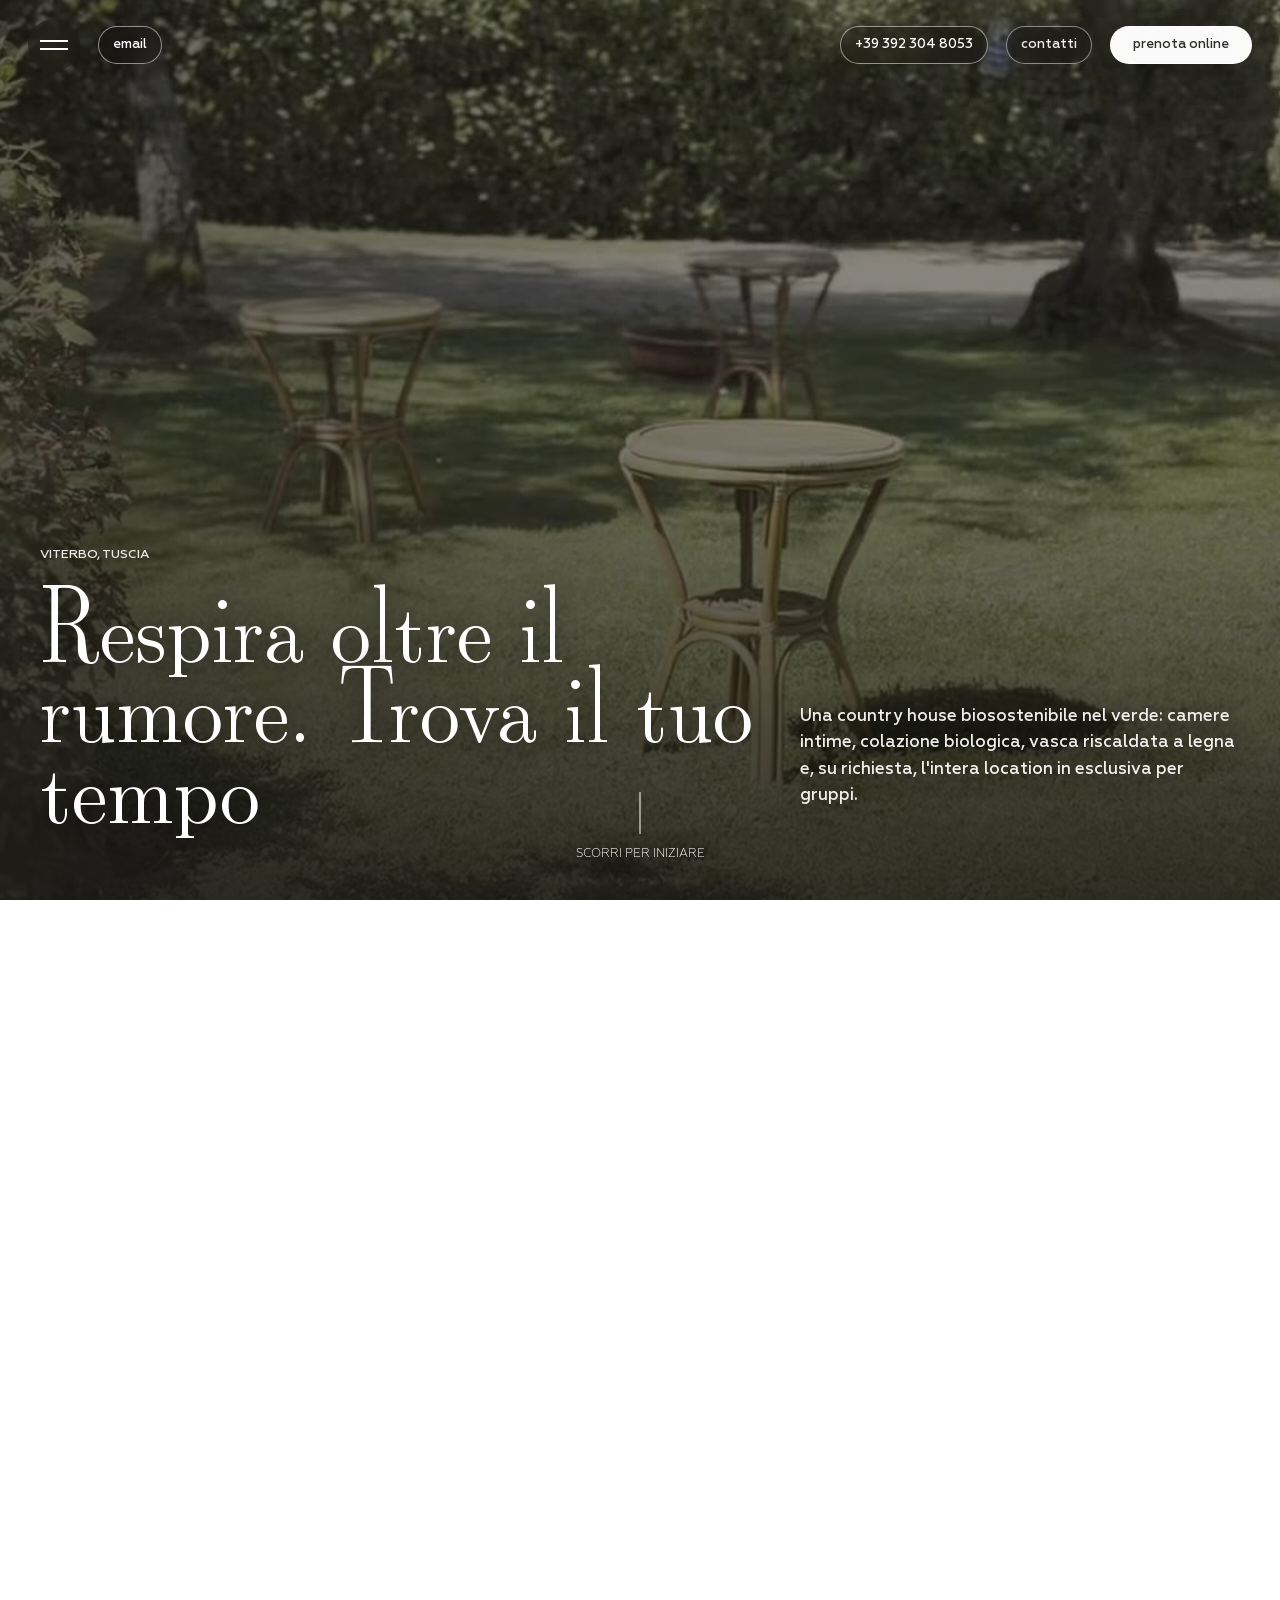
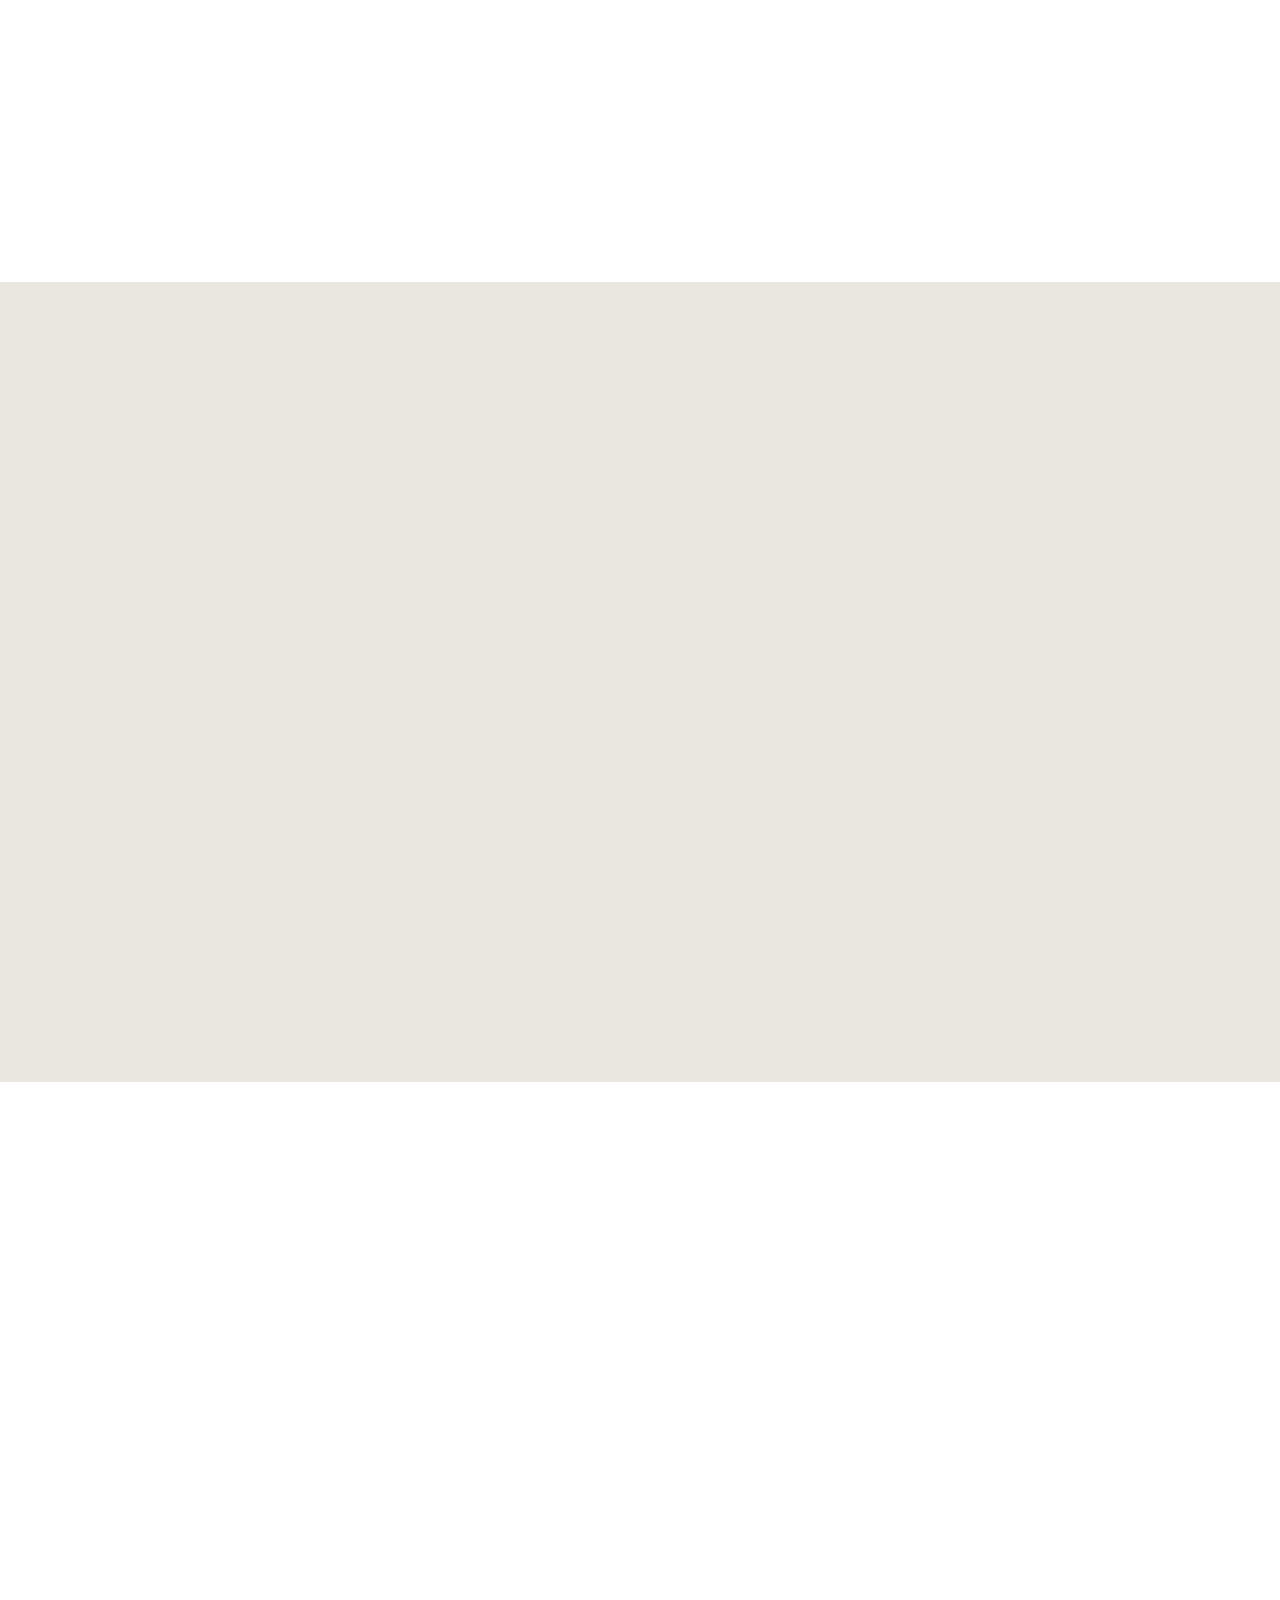
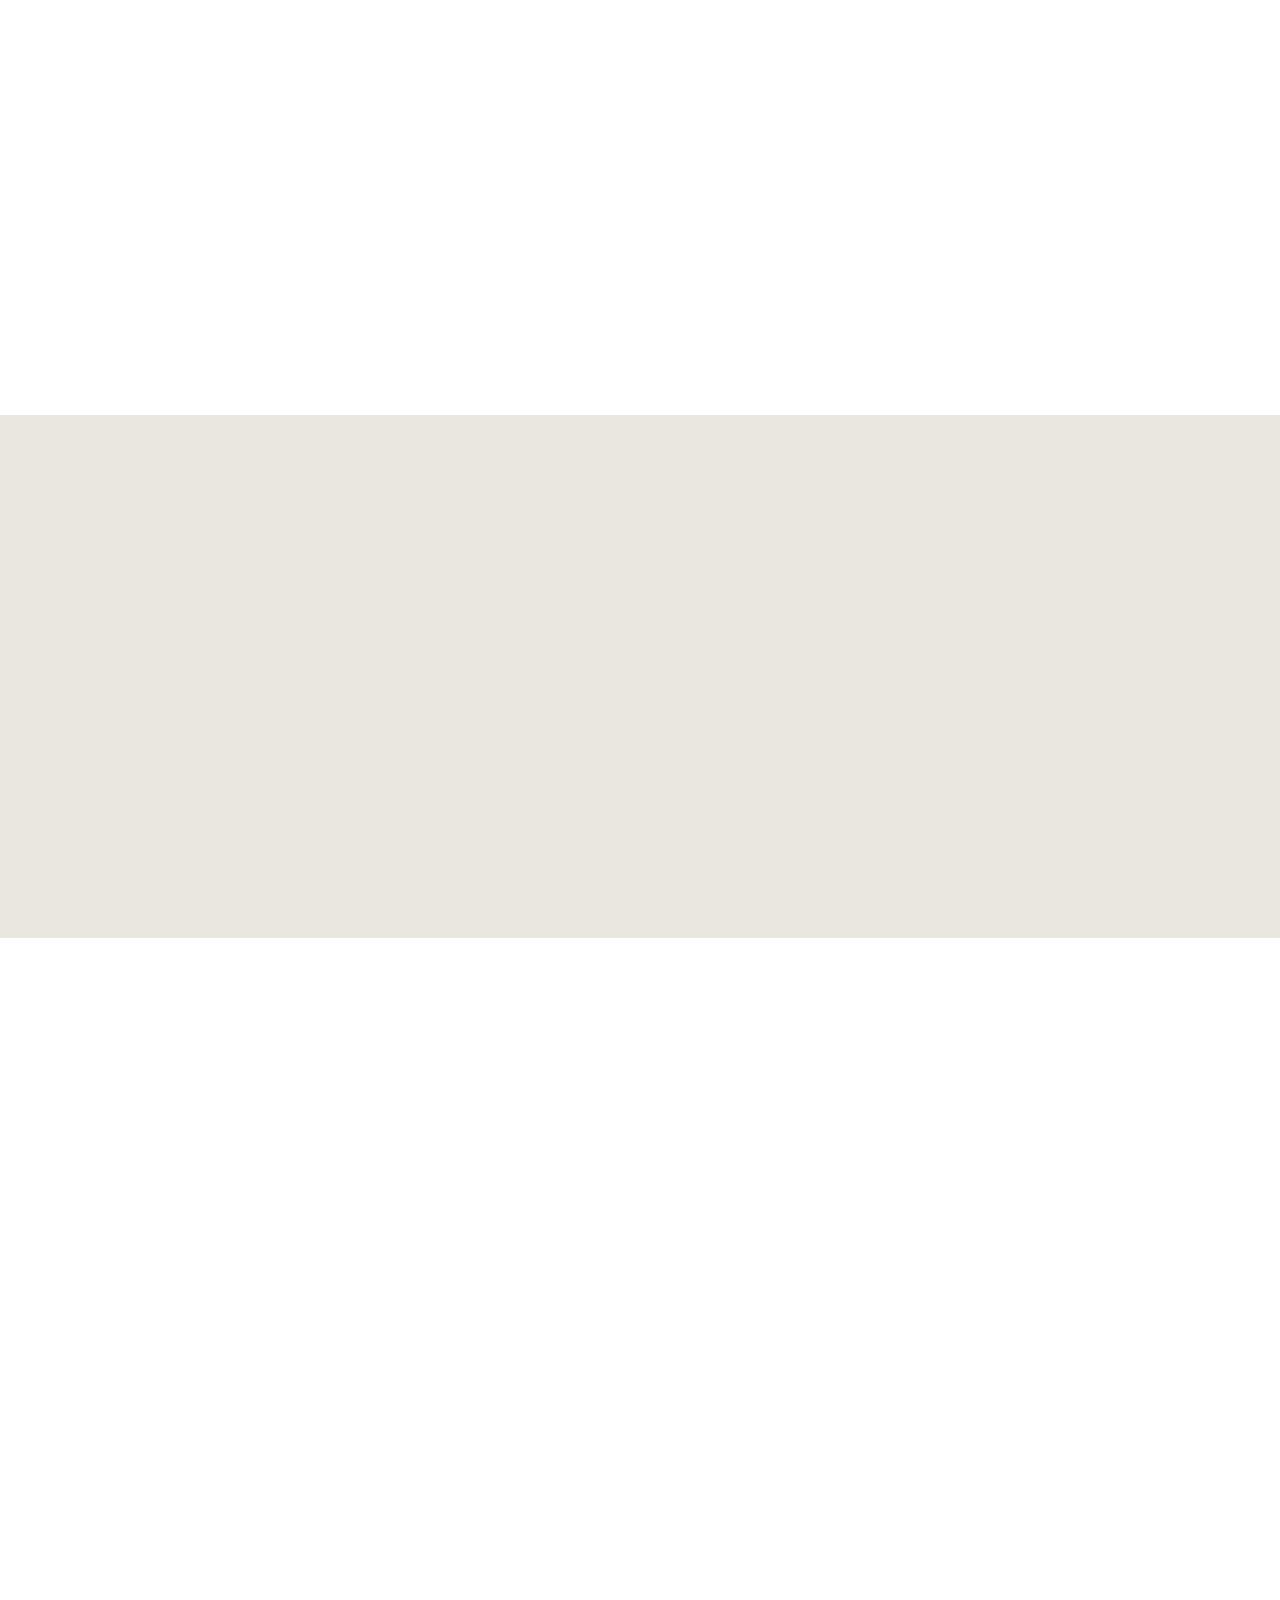
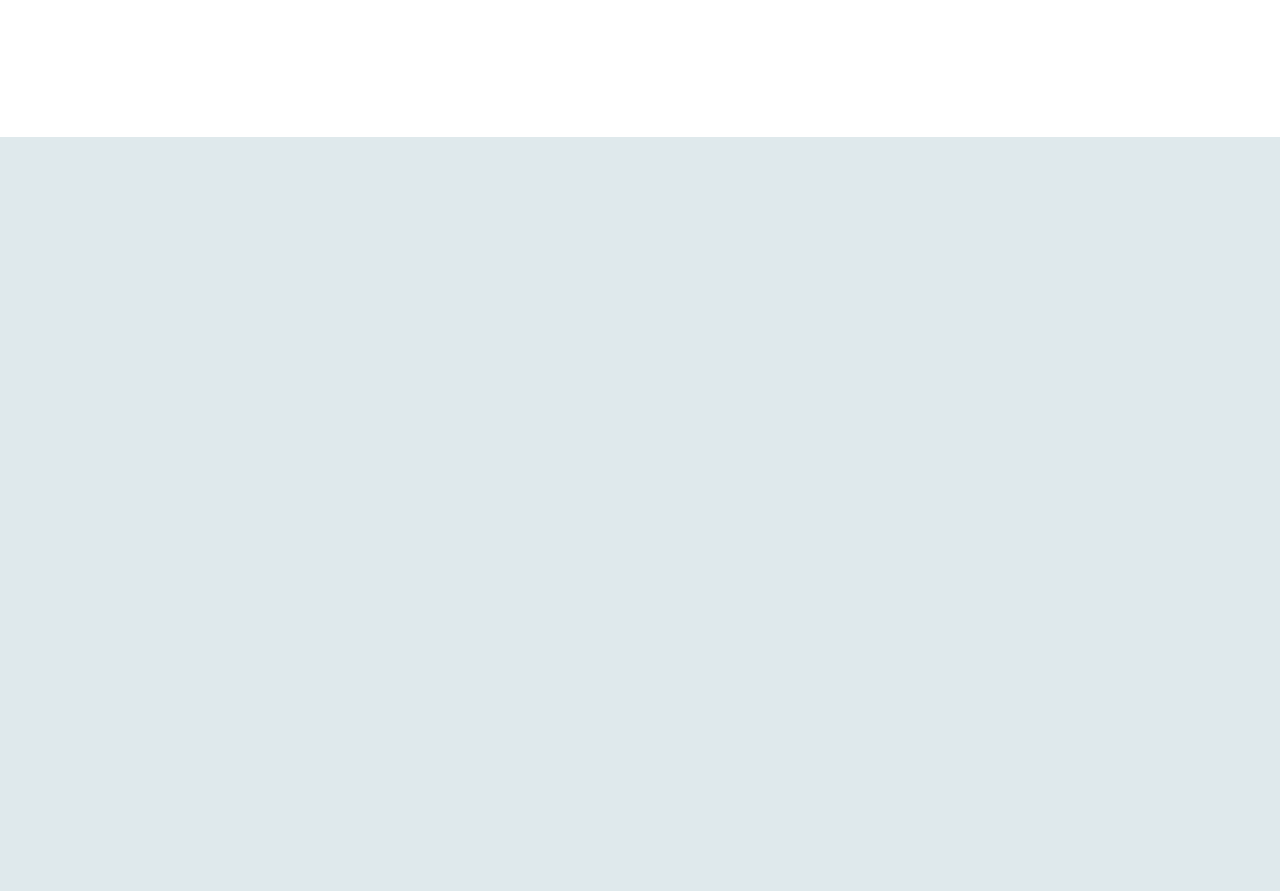
<file: index.html>
<!doctype html>
<html lang="it">
  <head>
    <meta charset="utf-8">
    <meta name="viewport" content="width=device-width, initial-scale=1">
    <title>Bio&amp;B Italyke | Country house per gruppi e soggiorni bio nella Tuscia</title>
    <meta name="description" content="Bio&amp;B Italyke a Viterbo: country house biosostenibile per camere, esperienze e intera location in esclusiva per gruppi, famiglie, ritiri ed eventi.">
    <meta name="robots" content="index, follow, max-image-preview:large">
    <link rel="canonical" href="https://matteo0386.github.io/bio-b-italyke/">
    <meta name="theme-color" content="#f6f4ef">
    <meta property="og:locale" content="it_IT">
    <meta property="og:type" content="website">
    <meta property="og:site_name" content="Bio&amp;B Italyke">
    <meta property="og:title" content="Bio&amp;B Italyke | Country house per gruppi e soggiorni bio nella Tuscia">
    <meta property="og:description" content="Bio&amp;B Italyke a Viterbo: country house biosostenibile per camere, esperienze e intera location in esclusiva per gruppi, famiglie, ritiri ed eventi.">
    <meta property="og:url" content="https://matteo0386.github.io/bio-b-italyke/">
    <meta property="og:image" content="https://matteo0386.github.io/bio-b-italyke/assets/img/seo/og-bio-b-italyke.jpg">
    <meta property="og:image:secure_url" content="https://matteo0386.github.io/bio-b-italyke/assets/img/seo/og-bio-b-italyke.jpg">
    <meta property="og:image:width" content="1200">
    <meta property="og:image:height" content="630">
    <meta property="og:image:alt" content="Giardino del Bio&amp;B Italyke nella campagna di Viterbo">
    <meta name="twitter:card" content="summary_large_image">
    <meta name="twitter:title" content="Bio&amp;B Italyke | Country house per gruppi e soggiorni bio nella Tuscia">
    <meta name="twitter:description" content="Bio&amp;B Italyke a Viterbo: country house biosostenibile per camere, esperienze e intera location in esclusiva per gruppi, famiglie, ritiri ed eventi.">
    <meta name="twitter:image" content="https://matteo0386.github.io/bio-b-italyke/assets/img/seo/og-bio-b-italyke.jpg">
    <meta name="twitter:image:alt" content="Giardino del Bio&amp;B Italyke nella campagna di Viterbo">
    <link rel="preload" href="assets/video/italyke-sponsor-hero-poster.jpg?v=20260426-mobile-video-compat" as="image" fetchpriority="high">
    <link rel="icon" href="assets/img/logo.png" type="image/png">
    <link rel="stylesheet" href="assets/css/styles.css?v=20260426-mobile-video-compat">
    <script type="application/ld+json">
{
  "@context": "https://schema.org",
  "@graph": [
    {
      "@type": "WebSite",
      "@id": "https://matteo0386.github.io/bio-b-italyke/#website",
      "url": "https://matteo0386.github.io/bio-b-italyke/",
      "name": "Bio&B Italyke",
      "inLanguage": "it-IT",
      "publisher": {
        "@id": "https://matteo0386.github.io/bio-b-italyke/#bio-b-italyke"
      }
    },
    {
      "@type": "BedAndBreakfast",
      "@id": "https://matteo0386.github.io/bio-b-italyke/#bio-b-italyke",
      "name": "Bio&B Italyke",
      "url": "https://matteo0386.github.io/bio-b-italyke/",
      "description": "Country house biosostenibile a Viterbo per soggiorni naturali, esperienze nella Tuscia e affitto dell'intera struttura per gruppi raccolti.",
      "image": [
        "https://matteo0386.github.io/bio-b-italyke/assets/img/seo/og-bio-b-italyke.jpg",
        "https://matteo0386.github.io/bio-b-italyke/assets/img/seo/og-gruppi-eventi.jpg"
      ],
      "telephone": "+39 392 304 8053",
      "email": "infobbitalyke@gmail.com",
      "address": {
        "@type": "PostalAddress",
        "addressLocality": "Viterbo",
        "addressRegion": "Lazio",
        "addressCountry": "IT"
      },
      "areaServed": [
        "Viterbo",
        "Tuscia",
        "Lazio"
      ],
      "amenityFeature": [
        {
          "@type": "LocationFeatureSpecification",
          "name": "Camere con bagno privato",
          "value": true
        },
        {
          "@type": "LocationFeatureSpecification",
          "name": "Colazione biologica",
          "value": true
        },
        {
          "@type": "LocationFeatureSpecification",
          "name": "Affitto intera country house per gruppi",
          "value": true
        },
        {
          "@type": "LocationFeatureSpecification",
          "name": "Vasca riscaldata a legna su richiesta",
          "value": true
        }
      ],
      "sameAs": [
        "https://www.instagram.com/bbitalyke/",
        "https://www.facebook.com/Bio-B-Italyke-751868454906189/"
      ],
      "makesOffer": [
        {
          "@type": "Offer",
          "name": "Intera country house per gruppi",
          "description": "Uso esclusivo della struttura per famiglie, amici, ritiri, team building e piccoli eventi fino a 10-12 persone.",
          "url": "https://matteo0386.github.io/bio-b-italyke/gruppi-eventi.html",
          "availability": "https://schema.org/InStock"
        },
        {
          "@type": "Offer",
          "name": "Camere e soggiorni bio nella Tuscia",
          "url": "https://matteo0386.github.io/bio-b-italyke/camere.html",
          "availability": "https://schema.org/InStock"
        }
      ]
    },
    {
      "@type": "WebPage",
      "@id": "https://matteo0386.github.io/bio-b-italyke/#webpage",
      "url": "https://matteo0386.github.io/bio-b-italyke/",
      "name": "Bio&B Italyke | Country house per gruppi e soggiorni bio nella Tuscia",
      "description": "Bio&B Italyke a Viterbo: country house biosostenibile per camere, esperienze e intera location in esclusiva per gruppi, famiglie, ritiri ed eventi.",
      "inLanguage": "it-IT",
      "isPartOf": {
        "@id": "https://matteo0386.github.io/bio-b-italyke/#website"
      },
      "about": {
        "@id": "https://matteo0386.github.io/bio-b-italyke/#bio-b-italyke"
      },
      "primaryImageOfPage": {
        "@type": "ImageObject",
        "url": "https://matteo0386.github.io/bio-b-italyke/assets/img/seo/og-bio-b-italyke.jpg",
        "width": 1200,
        "height": 630
      },
      "keywords": "bed and breakfast Viterbo, country house Tuscia, gruppi Viterbo, ritiri Lazio, location gruppi Tuscia"
    }
  ]
}
    </script>
    <script src="assets/js/main.js?v=20260426-mobile-video-compat" defer></script>
  </head>
  <body>
    <a class="skip-link" href="#main">Salta al contenuto</a>

    <header class="site-header" data-site-header>
      <div class="header-left">
        <button class="menu-toggle" type="button" aria-expanded="false" aria-controls="site-menu" data-menu-toggle>
          <span class="menu-toggle__lines" aria-hidden="true"><span></span><span></span></span>
          <span class="sr-only">Apri menu</span>
        </button>
        <a class="header-link" href="mailto:infobbitalyke@gmail.com">email</a>
      </div>
      <div class="header-right">
        <a class="header-link" href="tel:+393923048053">+39 392 304 8053</a>
        <a class="header-link header-link--subtle" href="contatti.html">contatti</a>
        <a class="header-pill header-pill--booking" href="prenotazione.html">prenota online</a>
      </div>
    </header>

    <aside class="site-menu" id="site-menu" data-site-menu aria-hidden="true">
      <div class="site-menu__backdrop"></div>
      <div class="site-menu__inner">
        <div class="site-menu__side">
          <div>
            <a class="site-menu__logo" href="index.html" aria-label="Bio&amp;B Italyke home"><img src="assets/img/logo.png" alt="Bio&amp;B Italyke" decoding="async" loading="lazy"></a>
            <p>Viterbo, Tuscia<br>ospitalità naturale, colazione bio, silenzio.</p>
          </div>
          <div class="site-menu__small"><a href="https://www.instagram.com/bbitalyke/?hl=it" target="_blank" rel="noopener" aria-label="Instagram"><svg aria-hidden="true" viewBox="0 0 24 24"><rect x="5" y="5" width="14" height="14" rx="4" fill="none" stroke="currentColor" stroke-width="1.6"></rect><circle cx="12" cy="12" r="3.2" fill="none" stroke="currentColor" stroke-width="1.6"></circle><circle cx="16.4" cy="7.7" r="1" fill="currentColor"></circle></svg></a><a href="https://www.facebook.com/Bio-B-Italyke-751868454906189/" target="_blank" rel="noopener" aria-label="Facebook"><svg aria-hidden="true" viewBox="0 0 24 24"><path fill="currentColor" d="M13.3 21v-7.3h2.45l.38-2.86H13.3V9.02c0-.82.23-1.38 1.41-1.38h1.5V5.08c-.26-.04-1.15-.12-2.18-.12-2.16 0-3.64 1.32-3.64 3.74v2.14H7.95v2.86h2.44V21h2.91Z"></path></svg></a><a href="https://wa.me/393923048053" target="_blank" rel="noopener" aria-label="WhatsApp"><svg aria-hidden="true" viewBox="0 0 24 24"><path fill="currentColor" d="M19.1 4.9A9.9 9.9 0 0 0 3.6 16.8L2.5 21.5l4.8-1.1a9.8 9.8 0 0 0 4.7 1.2h.1A9.9 9.9 0 0 0 19.1 4.9Zm-7 15a8.1 8.1 0 0 1-4.1-1.1l-.3-.2-2.8.7.7-2.7-.2-.3a8.1 8.1 0 1 1 6.7 3.6Zm4.5-6.1c-.2-.1-1.4-.7-1.6-.8-.2-.1-.4-.1-.6.1-.2.3-.6.8-.8.9-.1.2-.3.2-.5.1-.2-.1-1-.4-1.9-1.2-.7-.6-1.2-1.4-1.3-1.6-.1-.2 0-.4.1-.5l.4-.5c.1-.2.2-.3.3-.5.1-.2 0-.4 0-.5s-.6-1.4-.8-1.9c-.2-.5-.4-.4-.6-.4h-.5c-.2 0-.5.1-.7.3-.2.3-.9.9-.9 2.1s.9 2.5 1 2.7c.1.2 1.7 2.7 4.2 3.7.6.3 1 .4 1.4.5.6.2 1.1.1 1.5.1.5-.1 1.4-.6 1.6-1.1.2-.6.2-1 .2-1.1-.1-.2-.3-.2-.5-.3Z"></path></svg></a></div>
        </div>
        <nav class="site-menu__nav" aria-label="Navigazione principale">
          <a href="index.html"><span class="site-menu__index">01</span><span class="site-menu__title">Home</span><span class="site-menu__hint">inizio</span></a>
          <a href="camere.html"><span class="site-menu__index">02</span><span class="site-menu__title">Camere</span><span class="site-menu__hint">riposo naturale</span></a>
          <a href="esperienze.html"><span class="site-menu__index">03</span><span class="site-menu__title">Esperienze</span><span class="site-menu__hint">vasca e sapori</span></a>
          <a href="gruppi-eventi.html"><span class="site-menu__index">04</span><span class="site-menu__title">Gruppi</span><span class="site-menu__hint">la casa intera</span></a>
          <a href="territorio.html"><span class="site-menu__index">05</span><span class="site-menu__title">Tuscia</span><span class="site-menu__hint">dintorni</span></a>
          <a href="contatti.html"><span class="site-menu__index">06</span><span class="site-menu__title">Contatti</span><span class="site-menu__hint">richiesta diretta</span></a>
        </nav>
      </div>
    </aside>

    <main id="main">
      <section class="hero" aria-label="Bio&amp;B Italyke">
        <div class="hero-video" aria-hidden="true">
          <video class="hero__video" autoplay muted loop playsinline webkit-playsinline preload="auto" poster="assets/video/italyke-sponsor-hero-poster.jpg?v=20260426-mobile-video-compat" data-hero-video disablepictureinpicture>
            <source src="assets/video/italyke-sponsor-mobile-web.mp4?v=20260426-mobile-video-compat" type="video/mp4" media="(max-width: 760px)">
            <source src="assets/video/italyke-sponsor-hero-web.mp4?v=20260426-mobile-video-compat" type="video/mp4">
          </video>
        </div>
        <div class="hero__content">
          <div>
            <p class="eyebrow">Viterbo, Tuscia</p>
            <h1 class="hero__title">Respira oltre il rumore. Trova il tuo tempo</h1>
          </div>
          <p class="hero__lead">Una country house biosostenibile nel verde: camere intime, colazione biologica, vasca riscaldata a legna e, su richiesta, l'intera location in esclusiva per gruppi.</p>
        </div>
        <a class="scroll-cue" href="#intro">scorri per iniziare</a>
      </section>

      <section class="statement reveal" id="intro">
        <div class="container">
          <p class="statement__kicker">Bio&amp;B Italyke</p>
          <h2 class="statement__title">La quiete, il legno sotto i piedi, il verde appena fuori dalla finestra</h2>
          <p class="statement__body">Bio&amp;B Italyke è un piccolo rifugio nella campagna di Viterbo, nato per chi cerca una sosta naturale senza rinunciare alla cura: materiali bio, colazioni fatte in casa, spazi raccolti e la possibilità di vivere tutta la casa in esclusiva.</p>
        </div>
      </section>

      <section class="section group-highlight" aria-labelledby="group-highlight-title">
        <div class="container group-highlight__inner reveal">
          <div>
            <p class="eyebrow">Intera location</p>
            <h2 id="group-highlight-title">La casa tutta per il tuo gruppo</h2>
            <p>Per famiglie, amici, ritiri, seminari e piccoli eventi, Bio&amp;B Italyke può diventare uno spazio riservato: camere, living, giardino, vasca e colazione organizzati intorno al vostro tempo.</p>
            <div class="button-row">
              <a class="button" href="gruppi-eventi.html">scopri la casa intera</a>
              <a class="text-button" href="contatti.html">richiedi una proposta</a>
            </div>
          </div>
          <div class="group-highlight__facts" aria-label="Punti chiave per gruppi">
            <article>
              <span>10-12 ospiti</span>
              <p>Una dimensione raccolta per condividere la struttura senza perdere privacy e cura.</p>
            </article>
            <article>
              <span>uso esclusivo</span>
              <p>Camere, esterni e spazi comuni diventano il vostro ritmo per tutta la durata del soggiorno.</p>
            </article>
            <article>
              <span>esperienze su misura</span>
              <p>Vasca, cene, colazioni e momenti di gruppo si organizzano direttamente con noi.</p>
            </article>
          </div>
        </div>
      </section>

      <section class="section section--slider" aria-label="Camere e giardino">
        <div class="media-slider reveal" data-slider data-interval="5600">
          <figure class="media-slide is-active" data-slide>
            <img src="assets/img/optimized/camere-4.webp" alt="Camera con pavimento e pareti in legno naturale" data-parallax="0.22" decoding="async" loading="lazy" srcset="assets/img/optimized/camere-4-720.webp 720w, assets/img/optimized/camere-4-1100.webp 1100w, assets/img/optimized/camere-4.webp 1400w" sizes="100vw">
            <figcaption><strong>Camere naturali</strong>Legno, luce morbida, tessuti scelti con cura e bagno privato in ogni stanza.</figcaption>
          </figure>
          <figure class="media-slide" data-slide>
            <img src="assets/img/optimized/homepage1.webp" alt="Giardino con amaca e vasca del Bio&amp;B Italyke" data-parallax="0.22" decoding="async" loading="lazy" srcset="assets/img/optimized/homepage1-720.webp 720w, assets/img/optimized/homepage1-1100.webp 1100w, assets/img/optimized/homepage1.webp 1400w" sizes="100vw">
            <figcaption><strong>Giardino e silenzio</strong>Lo spazio esterno diventa parte del soggiorno: verde, amaca, vasca e tempo lento.</figcaption>
          </figure>
          <figure class="media-slide" data-slide>
            <img src="assets/img/optimized/colazione-bio-1.webp" alt="Colazione biologica con torte e prodotti locali" data-parallax="0.22" decoding="async" loading="lazy" srcset="assets/img/optimized/colazione-bio-1-720.webp 720w, assets/img/optimized/colazione-bio-1-1100.webp 1100w, assets/img/optimized/colazione-bio-1.webp 1400w" sizes="100vw">
            <figcaption><strong>Colazione bio</strong>Torte, biscotti, prodotti locali e preparazioni di stagione per iniziare senza fretta.</figcaption>
          </figure>
          <div class="slider-dots" data-slider-dots aria-label="Seleziona immagine camere e giardino"></div>
          <div class="slider-controls">
            <button type="button" data-slider-prev aria-label="Immagine precedente"></button>
            <button type="button" data-slider-next aria-label="Immagine successiva"></button>
          </div>
        </div>
      </section>

      <section class="section section--mist">
        <div class="container editorial">
          <div class="editorial__media reveal">
            <img src="assets/img/optimized/hompage-8.webp" alt="Giardino e amaca del Bio&amp;B Italyke" decoding="async" loading="lazy" srcset="assets/img/optimized/hompage-8-720.webp 720w, assets/img/optimized/hompage-8-1100.webp 1100w, assets/img/optimized/hompage-8.webp 1400w" sizes="(max-width: 760px) calc(100vw - 28px), 50vw">
          </div>
          <div class="editorial__text reveal">
            <p class="eyebrow">Filosofia</p>
            <h2>Accogliere con misura, lasciando spazio alla natura</h2>
            <p>Non cerchiamo effetti speciali. Preferiamo luce, silenzio, biancheria scelta bene, profumi semplici, legno naturale e una relazione diretta con chi arriva.</p>
            <p>La casa è pensata per coppie, viaggiatori curiosi, piccoli gruppi e persone che vogliono ritrovare un ritmo più umano tra giardino, colazione, vasca e territorio.</p>
            <div class="button-row">
              <a class="button" href="camere.html">le camere</a>
              <a class="text-button" href="territorio.html">la Tuscia</a>
            </div>
          </div>
        </div>
      </section>

      <section class="section">
        <div class="container">
          <div class="section-head">
            <p class="eyebrow">Scegli il tuo ritmo</p>
            <h2>Ogni pagina racconta un modo diverso di vivere la casa</h2>
          </div>
          <div class="room-showcase reveal">
            <a class="room-card" href="camere.html">
              <img src="assets/img/optimized/camere-8.webp" alt="Camera in legno naturale del Bio&amp;B Italyke" decoding="async" loading="lazy" srcset="assets/img/optimized/camere-8-720.webp 720w, assets/img/optimized/camere-8-1100.webp 1100w, assets/img/optimized/camere-8.webp 1400w" sizes="(max-width: 760px) calc(100vw - 28px), 50vw">
              <span class="room-card__text">
                <h3>Camere</h3>
                <p>Quattro stanze naturali, luminose e silenziose, con bagno privato e colazione biologica.</p>
              </span>
            </a>
            <div class="room-stack">
              <a class="room-card" href="esperienze.html">
                <img src="assets/img/optimized/esperienze-3.webp" alt="Vasca riscaldata a legna nel giardino di Italyke" decoding="async" loading="lazy" srcset="assets/img/optimized/esperienze-3-720.webp 720w, assets/img/optimized/esperienze-3-1100.webp 1100w, assets/img/optimized/esperienze-3.webp 1400w" sizes="(max-width: 760px) calc(100vw - 28px), 50vw">
                <span class="room-card__text">
                  <h3>Esperienze</h3>
                  <p>Vasca, aperitivi, cene private, massaggi e piccoli rituali di benessere.</p>
                </span>
              </a>
              <a class="room-card" href="gruppi-eventi.html">
                <img src="assets/img/optimized/gruppi-2.webp" alt="Sala comune preparata per colazioni e gruppi" decoding="async" loading="lazy" srcset="assets/img/optimized/gruppi-2-720.webp 720w, assets/img/optimized/gruppi-2-1100.webp 1100w, assets/img/optimized/gruppi-2.webp 1400w" sizes="(max-width: 760px) calc(100vw - 28px), 50vw">
                <span class="room-card__text">
                  <h3>Gruppi</h3>
                  <p>La country house in esclusiva per famiglie, amici, ritiri, seminari e piccoli eventi.</p>
                </span>
              </a>
            </div>
          </div>
        </div>
      </section>

      <section class="section section--mist">
        <div class="container">
          <div class="feature-grid reveal">
            <article class="feature">
              <span class="feature__mark feature__mark--bioedilizia" aria-hidden="true"><svg viewBox="0 0 48 48"><path d="M11 25 24 14l13 11v13H15V25Z"></path><path d="M20 38V27h8v11"></path><path d="M31 16c5 0 8-3 9-7-8 0-11 3-11 8"></path></svg></span>
              <h3>Bioedilizia</h3>
              <p>Materiali naturali, attenzione ai consumi e ambienti pensati per il benessere quotidiano.</p>
            </article>
            <article class="feature">
              <span class="feature__mark feature__mark--kmzero" aria-hidden="true"><svg viewBox="0 0 48 48"><path d="M24 8c6 0 11 5 11 11 0 8-11 21-11 21S13 27 13 19c0-6 5-11 11-11Z"></path><path d="M20 21c5 0 8-3 9-7-8 0-11 3-11 8"></path><path d="M21 26h8"></path></svg></span>
              <h3>Km zero</h3>
              <p>Colazioni e proposte gastronomiche legate ai prodotti della Tuscia e alla stagionalità.</p>
            </article>
            <article class="feature">
              <span class="feature__mark feature__mark--silenzio" aria-hidden="true"><svg viewBox="0 0 48 48"><path d="M18 20h-6v8h6l9 7V13l-9 7Z"></path><path d="m34 17 6 14"></path><path d="m40 17-6 14"></path></svg></span>
              <h3>Silenzio</h3>
              <p>Un contesto verde, raccolto, lontano dalla frenesia ma vicino al centro di Viterbo.</p>
            </article>
            <article class="feature">
              <span class="feature__mark feature__mark--fibre" aria-hidden="true"><svg viewBox="0 0 48 48"><path d="M15 31c10 1 17-5 19-17-12 2-18 8-19 17Z"></path><path d="M16 32c5-6 10-10 17-15"></path><path d="M13 36h22"></path><path d="M16 40h16"></path></svg></span>
              <h3>Fibre naturali</h3>
              <p>Tessuti, biancheria e dettagli scelti per una sensazione semplice e pulita.</p>
            </article>
          </div>
        </div>
      </section>

      <section class="section">
        <div class="container editorial editorial--reverse">
          <div class="editorial__media reveal">
            <img src="assets/img/optimized/camere-5.webp" alt="Camera matrimoniale luminosa del Bio&amp;B Italyke" decoding="async" loading="lazy" srcset="assets/img/optimized/camere-5-720.webp 720w, assets/img/optimized/camere-5-1100.webp 1100w, assets/img/optimized/camere-5.webp 1400w" sizes="(max-width: 760px) calc(100vw - 28px), 50vw">
          </div>
          <div class="editorial__text reveal">
            <p class="eyebrow">Il riposo</p>
            <h2>Stanze essenziali, colazione bio, prenotazione diretta</h2>
            <p>Il soggiorno è pensato per essere chiaro fin dal primo passaggio: puoi controllare disponibilità e tariffe direttamente dal sito, scegliendo date e ospiti in tempo reale. Per servizi speciali, vasca o gruppi, restiamo sempre disponibili con una proposta su misura.</p>
            <div class="button-row">
              <a class="button button--accent" href="prenotazione.html">prenota dal sito</a>
              <a class="text-button" href="camere.html#colazione">colazione bio</a>
            </div>
          </div>
        </div>
      </section>

      <section class="section section--sky">
        <div class="container">
          <div class="section-head section-head--center">
            <p class="eyebrow">Esperienze memorabili</p>
            <h2>Piccoli riti per rendere il soggiorno vostro</h2>
          </div>
          <div class="experience-grid">
            <article class="experience-card reveal">
              <img src="assets/img/optimized/esperienze-2.webp" alt="Vasca esterna riscaldata a legna" decoding="async" loading="lazy" srcset="assets/img/optimized/esperienze-2-720.webp 720w, assets/img/optimized/esperienze-2-1100.webp 1100w, assets/img/optimized/esperienze-2.webp 1400w" sizes="(max-width: 760px) calc(100vw - 28px), 33vw">
              <div class="experience-card__text">
                <h3>Aperitivo a bordo vasca</h3>
                <p>Prodotti locali, vino bio e acqua calda a legna nel giardino della casa.</p>
              </div>
            </article>
            <article class="experience-card reveal">
              <img src="assets/img/optimized/riti-soggiorno.webp" alt="Rito di benessere e natura durante il soggiorno" decoding="async" loading="lazy" srcset="assets/img/optimized/riti-soggiorno-720.webp 720w, assets/img/optimized/riti-soggiorno-1100.webp 1100w, assets/img/optimized/riti-soggiorno.webp 1400w" sizes="(max-width: 760px) calc(100vw - 28px), 33vw">
              <div class="experience-card__text">
                <h3>Benessere su richiesta</h3>
                <p>Massaggi, yoga e tempi lenti da comporre secondo disponibilità e stagione.</p>
              </div>
            </article>
            <article class="experience-card reveal">
              <img src="assets/img/optimized/tuscia-2.webp" alt="Panorama sulla Tuscia da un sentiero" decoding="async" loading="lazy" srcset="assets/img/optimized/tuscia-2-720.webp 720w, assets/img/optimized/tuscia-2-1100.webp 1100w, assets/img/optimized/tuscia-2.webp 1400w" sizes="(max-width: 760px) calc(100vw - 28px), 33vw">
              <div class="experience-card__text">
                <h3>Tuscia a raggiera</h3>
                <p>Terme, Viterbo medievale, laghi vulcanici, borghi, boschi e cammini.</p>
              </div>
            </article>
          </div>
        </div>
      </section>

      <section class="cta">
        <img src="assets/img/optimized/hompage-7.webp" alt="" decoding="async" loading="lazy" srcset="assets/img/optimized/hompage-7-720.webp 720w, assets/img/optimized/hompage-7-1100.webp 1100w, assets/img/optimized/hompage-7.webp 1400w" sizes="100vw">
        <div class="container">
          <div class="cta__inner reveal">
            <p class="eyebrow">Contatto diretto</p>
            <h2>Raccontaci che soggiorno immagini</h2>
            <p>Date, numero di ospiti e camere: ora puoi prenotare direttamente dal sito, con disponibilità e tariffe aggiornate in tempo reale. Per vasca, cena, gruppi o richieste particolari, scrivici e costruiamo insieme il soggiorno.</p>
            <div class="button-row">
              <a class="button button--light" href="prenotazione.html">prenota direttamente</a>
              <a class="text-button button--light" href="contatti.html">modulo contatti</a>
            </div>
          </div>
        </div>
      </section>

      <section class="section instagram-preview" id="instagram" aria-labelledby="instagram-title">
        <div class="container">
          <div class="instagram-head reveal">
            <div>
              <p class="eyebrow">Instagram</p>
              <h2 id="instagram-title">Gli ultimi momenti da @bbitalyke</h2>
              <p>Camere in legno naturale, colazione bio, giardino e vita lenta nella campagna di Viterbo.</p>
            </div>
            <div class="instagram-profile" aria-label="Profilo Instagram Bio&B Italyke">
              <span>464 follower</span>
              <span>55 post</span>
              <a class="button" href="https://www.instagram.com/bbitalyke/?hl=it" target="_blank" rel="noopener">apri Instagram</a>
            </div>
          </div>

          <div class="instagram-grid reveal">
            <a class="instagram-post instagram-post--wide" href="https://www.instagram.com/p/DXM68sSgusb/" target="_blank" rel="noopener" aria-label="Apri su Instagram il post del 16 aprile 2026">
              <img src="assets/img/instagram/post-01-DXM68sSgusb.jpg" alt="Anteprima Instagram del seminario residenziale al Bio&amp;B Italyke" loading="lazy" decoding="async">
              <span class="instagram-post__meta"><span>16 aprile 2026</span><span>reel</span></span>
            </a>
            <a class="instagram-post" href="https://www.instagram.com/p/DWtKXPdispf/" target="_blank" rel="noopener" aria-label="Apri su Instagram il post del 4 aprile 2026">
              <img src="assets/img/instagram/post-02-DWtKXPdispf.jpg" alt="Anteprima Instagram del seminario di recitazione e canto" loading="lazy" decoding="async">
              <span class="instagram-post__meta"><span>4 aprile 2026</span><span>reel</span></span>
            </a>
            <a class="instagram-post" href="https://www.instagram.com/p/DWcGg_YjJZW/" target="_blank" rel="noopener" aria-label="Apri su Instagram il post del 28 marzo 2026">
              <img src="assets/img/instagram/post-03-DWcGg_YjJZW.jpg" alt="Anteprima Instagram con momenti di gioco al Bio&amp;B Italyke" loading="lazy" decoding="async">
              <span class="instagram-post__meta"><span>28 marzo 2026</span><span>reel</span></span>
            </a>
            <a class="instagram-post" href="https://www.instagram.com/p/DWRenYKAvoH/" target="_blank" rel="noopener" aria-label="Apri su Instagram il post del 24 marzo 2026">
              <img src="assets/img/instagram/post-04-DWRenYKAvoH.jpg" alt="Anteprima Instagram dedicata al riposo nelle camere Italyke" loading="lazy" decoding="async">
              <span class="instagram-post__meta"><span>24 marzo 2026</span><span>reel</span></span>
            </a>
            <a class="instagram-post" href="https://www.instagram.com/p/DWExaccgg-d/" target="_blank" rel="noopener" aria-label="Apri su Instagram il post del 19 marzo 2026">
              <img src="assets/img/instagram/post-05-DWExaccgg-d.jpg" alt="Anteprima Instagram delle attività di gruppo al Bio&amp;B Italyke" loading="lazy" decoding="async">
              <span class="instagram-post__meta"><span>19 marzo 2026</span><span>reel</span></span>
            </a>
            <a class="instagram-post" href="https://www.instagram.com/p/DV_oFnlgg39/" target="_blank" rel="noopener" aria-label="Apri su Instagram il post del 17 marzo 2026">
              <img src="assets/img/instagram/post-06-DV_oFnlgg39.jpg" alt="Anteprima Instagram con scorcio emozionale del Bio&amp;B Italyke" loading="lazy" decoding="async">
              <span class="instagram-post__meta"><span>17 marzo 2026</span><span>reel</span></span>
            </a>
          </div>
        </div>
      </section>
    </main>

    <footer class="site-footer" id="footer">
      <div class="container footer-grid">
        <div>
          <a class="footer-brand" href="index.html"><img src="assets/img/logo.png" alt="Bio&amp;B Italyke" decoding="async" loading="lazy"></a>
          <p>Country house biosostenibile a Viterbo, nel cuore verde della Tuscia.</p>
          <a class="button button--light footer-booking" href="prenotazione.html">prenota online</a>
        </div>
        <div>
          <h2>Contatti</h2>
          <p><a href="tel:+393923048053">+39 392 304 8053</a><br><a href="mailto:infobbitalyke@gmail.com">infobbitalyke@gmail.com</a></p>
          <p>Strada Cuculo 11<br>01100 Viterbo (VT)</p>
        </div>
        <div>
          <h2>Scopri</h2>
          <nav class="footer-nav" aria-label="Navigazione footer">
            <a href="camere.html">Camere</a>
            <a href="esperienze.html">Esperienze</a>
            <a href="gruppi-eventi.html">Gruppi &amp; Eventi</a>
            <a href="territorio.html">Territorio</a>
            <a href="contatti.html">Contatti</a>
          </nav>
        </div>
      </div>
      <div class="container footer-bottom">
        <span>&copy; 2026 Bio&amp;B Italyke</span>
        <span class="footer-socials">
          <a href="https://www.instagram.com/bbitalyke/?hl=it" target="_blank" rel="noopener" aria-label="Instagram">
            <svg aria-hidden="true" viewBox="0 0 24 24"><rect x="5" y="5" width="14" height="14" rx="4" fill="none" stroke="currentColor" stroke-width="1.6"></rect><circle cx="12" cy="12" r="3.2" fill="none" stroke="currentColor" stroke-width="1.6"></circle><circle cx="16.4" cy="7.7" r="1" fill="currentColor"></circle></svg>
          </a>
          <a href="https://www.facebook.com/Bio-B-Italyke-751868454906189/" target="_blank" rel="noopener" aria-label="Facebook">
            <svg aria-hidden="true" viewBox="0 0 24 24"><path fill="currentColor" d="M13.3 21v-7.3h2.45l.38-2.86H13.3V9.02c0-.82.23-1.38 1.41-1.38h1.5V5.08c-.26-.04-1.15-.12-2.18-.12-2.16 0-3.64 1.32-3.64 3.74v2.14H7.95v2.86h2.44V21h2.91Z"></path></svg>
          </a>
        </span>
      </div>
    </footer>

    <div class="mobile-actions" aria-label="Azioni rapide">
      <a class="mobile-actions__icon mobile-actions__icon--call" href="tel:+393923048053" aria-label="Chiama Bio&amp;B Italyke"><span>Chiama</span></a>
      <a class="mobile-actions__primary mobile-actions__primary--whatsapp" href="https://wa.me/393923048053?text=Buongiorno%2C%20vorrei%20informazioni%20su%20Bio%26B%20Italyke." target="_blank" rel="noopener" aria-label="Scrivi su WhatsApp a Bio&amp;B Italyke"><span>WhatsApp</span></a>
      <a class="mobile-actions__icon mobile-actions__icon--request" href="contatti.html" aria-label="Apri il modulo richiesta"><span>Richiesta</span></a>
    </div>
  </body>
</html>
</file>
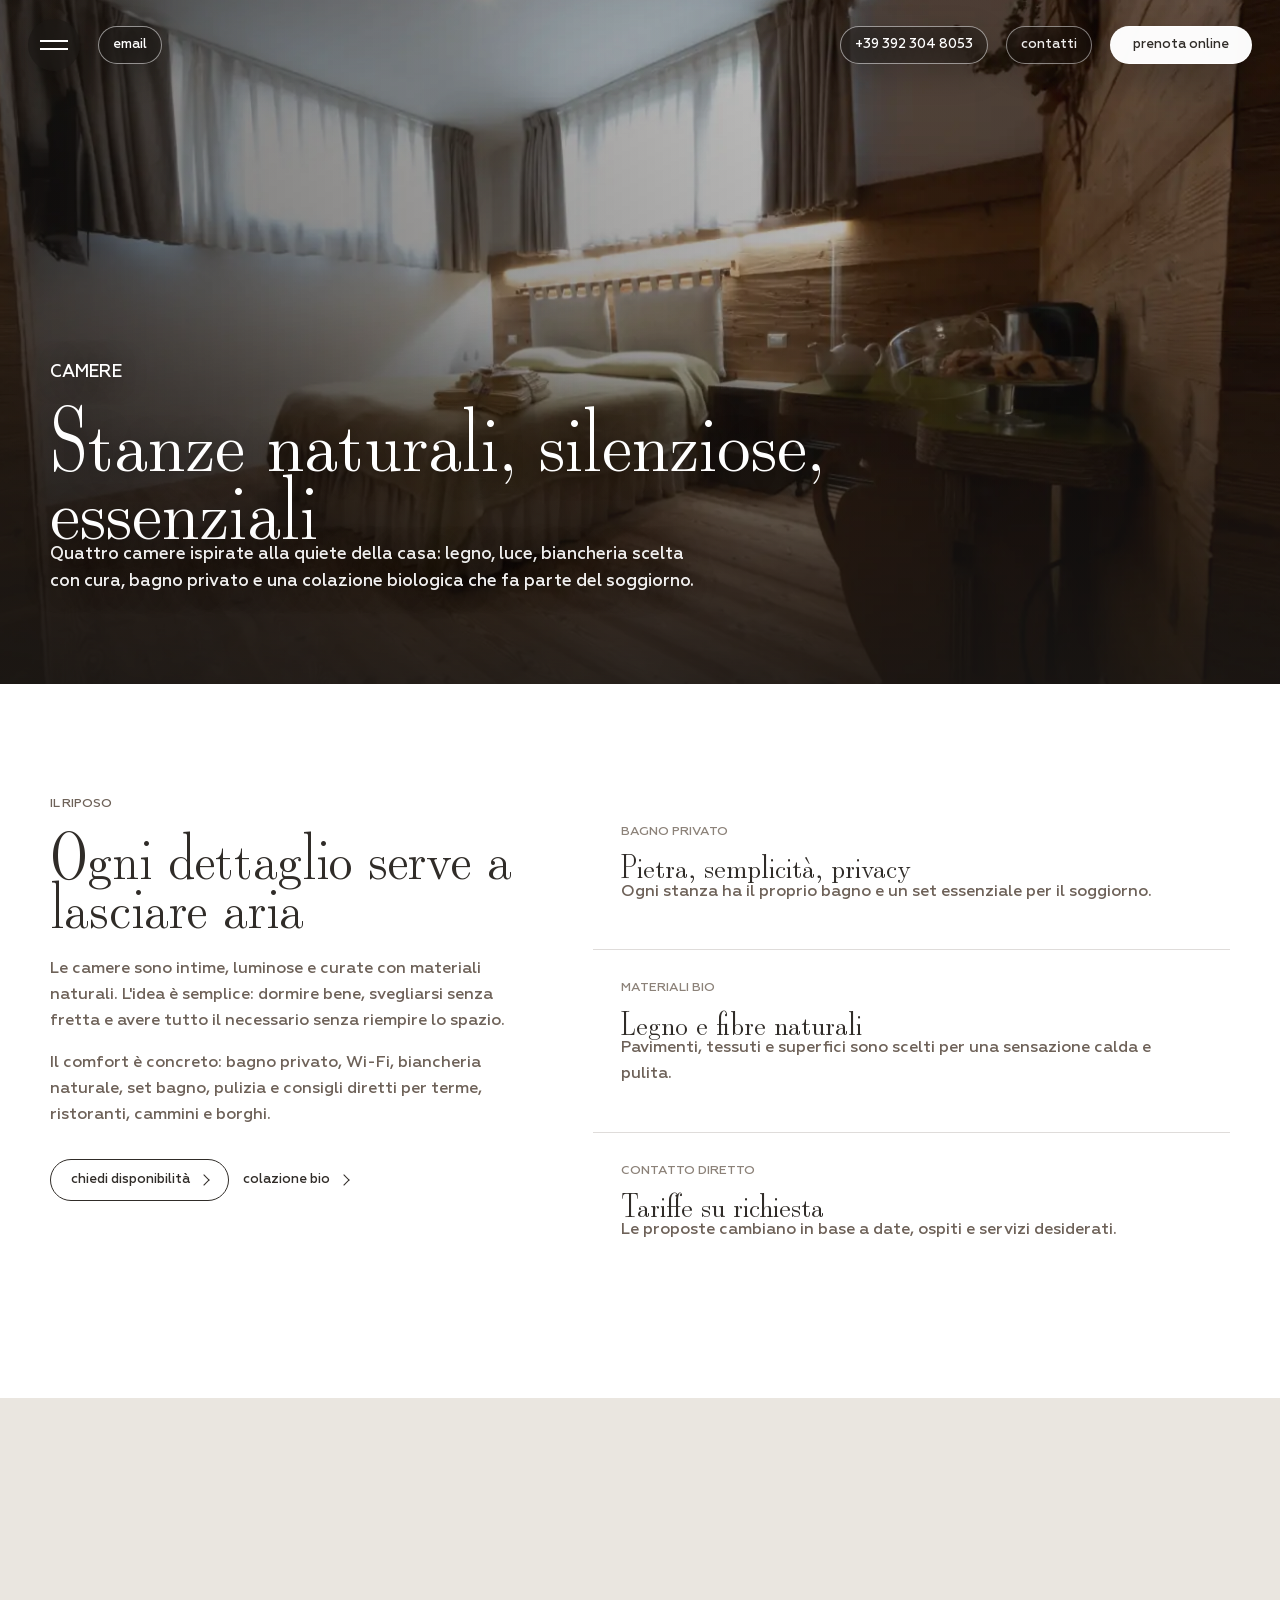
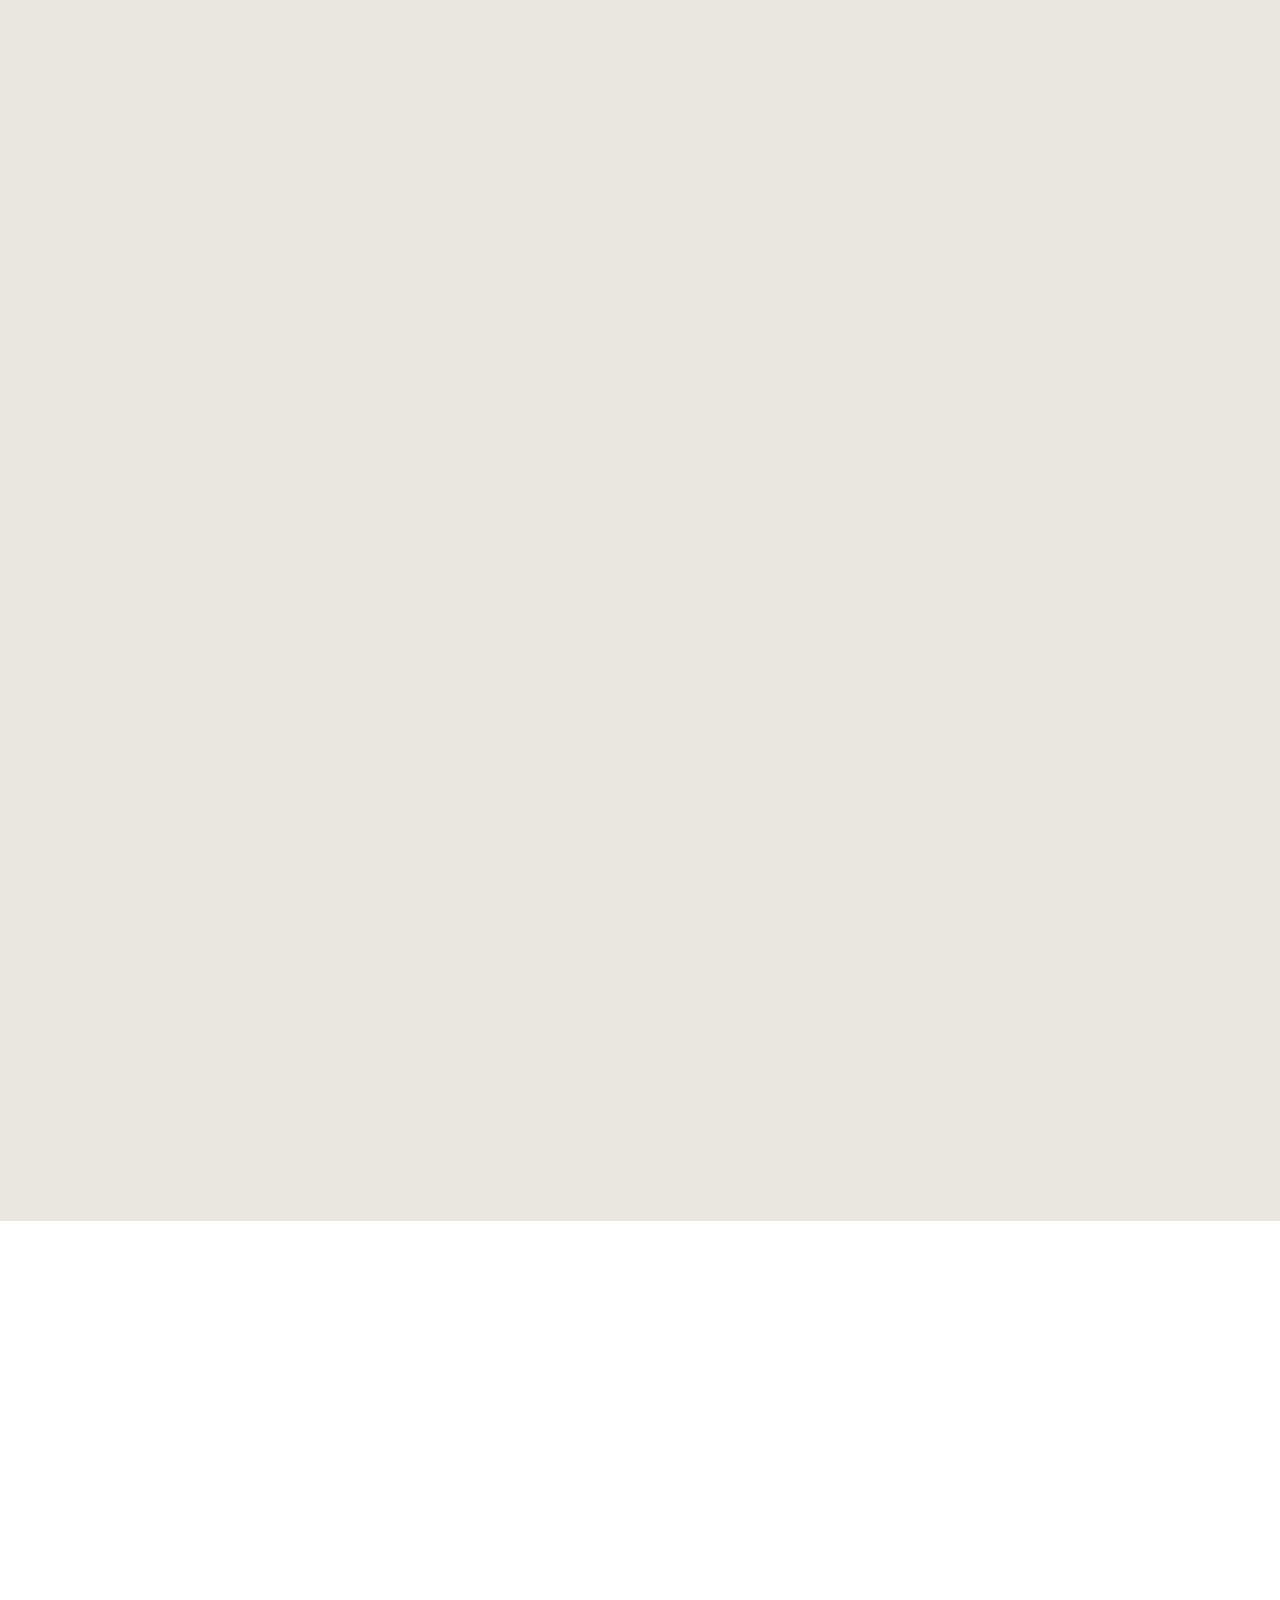
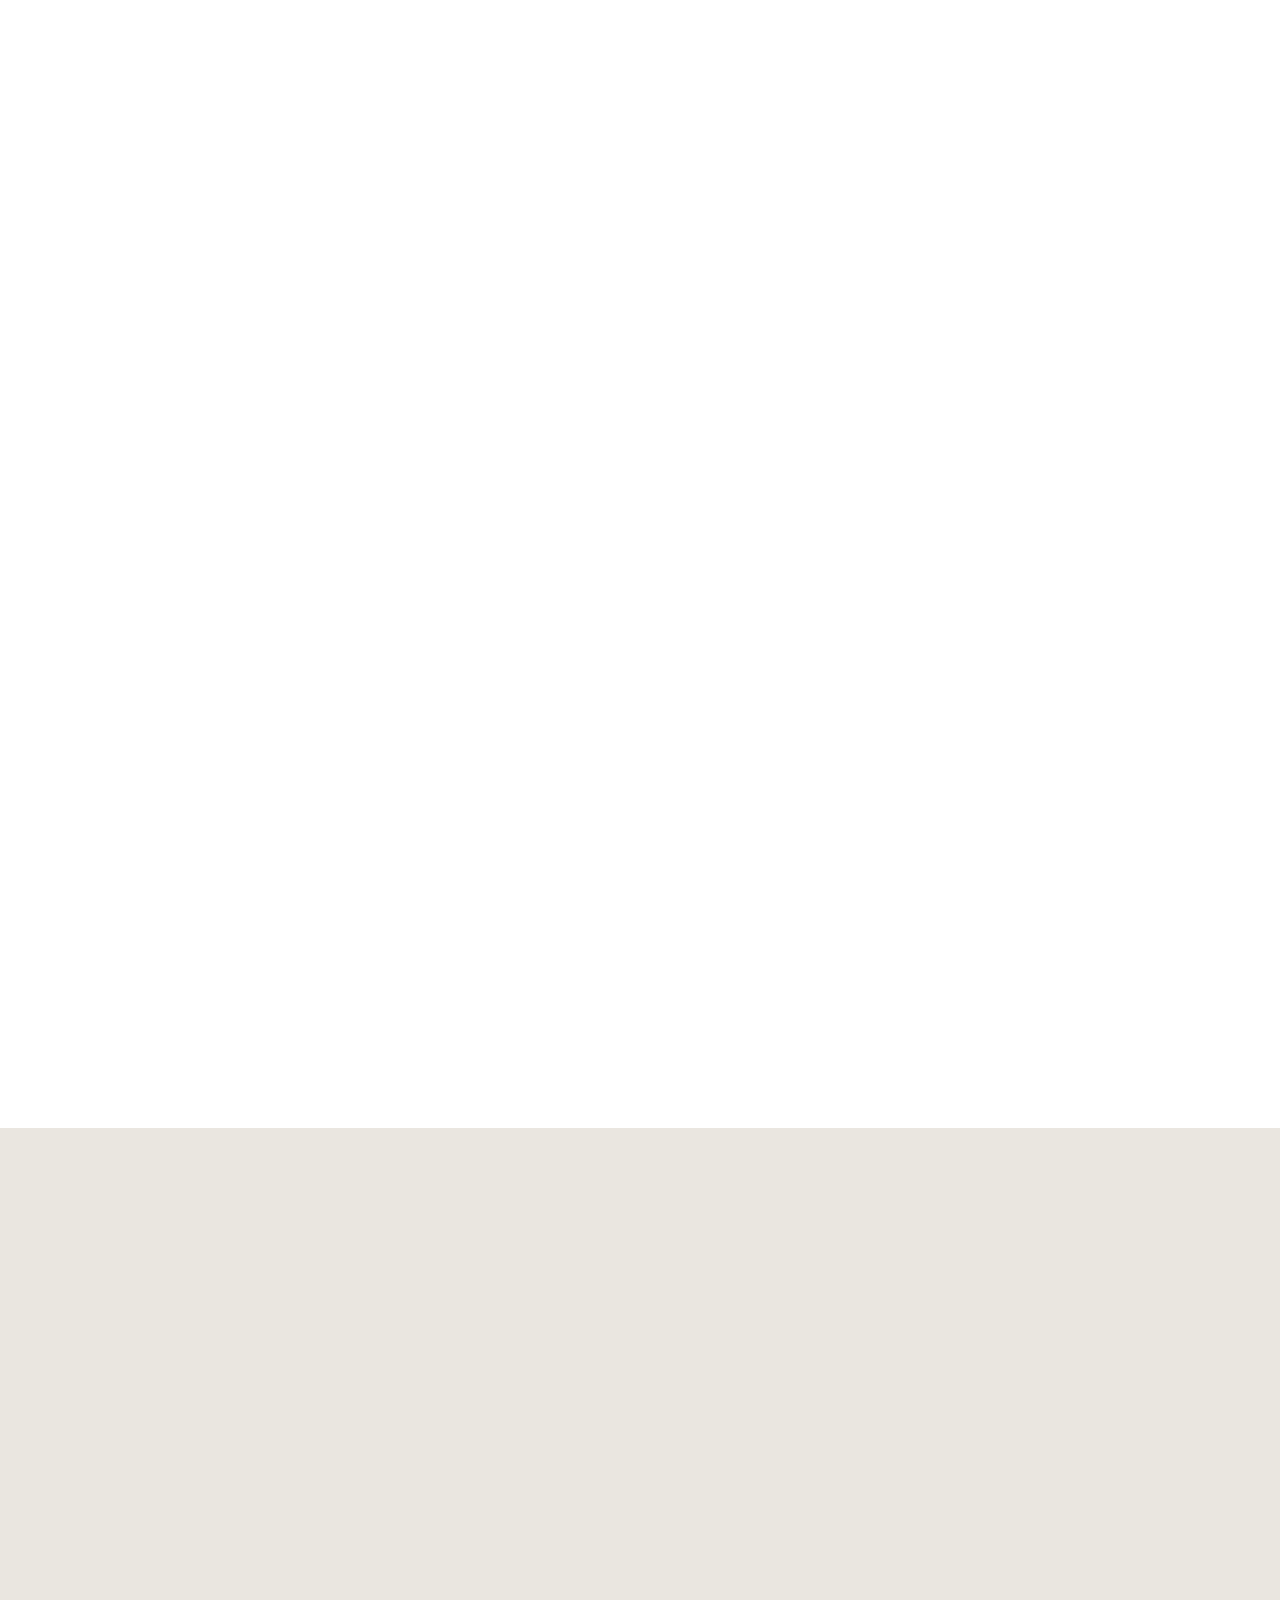
<file: camere.html>
<!doctype html>
<html lang="it">
  <head>
    <meta charset="utf-8">
    <meta name="viewport" content="width=device-width, initial-scale=1">
    <title>Camere naturali a Viterbo | Bio&amp;B Italyke</title>
    <meta name="description" content="Camere in legno naturale con bagno privato, colazione biologica e spazi condivisi: soggiorni di coppia o piccoli gruppi nella campagna di Viterbo.">
    <meta name="robots" content="index, follow, max-image-preview:large">
    <link rel="canonical" href="https://matteo0386.github.io/bio-b-italyke/camere.html">
    <meta name="theme-color" content="#f6f4ef">
    <meta property="og:locale" content="it_IT">
    <meta property="og:type" content="website">
    <meta property="og:site_name" content="Bio&amp;B Italyke">
    <meta property="og:title" content="Camere naturali a Viterbo | Bio&amp;B Italyke">
    <meta property="og:description" content="Camere in legno naturale con bagno privato, colazione biologica e spazi condivisi: soggiorni di coppia o piccoli gruppi nella campagna di Viterbo.">
    <meta property="og:url" content="https://matteo0386.github.io/bio-b-italyke/camere.html">
    <meta property="og:image" content="https://matteo0386.github.io/bio-b-italyke/assets/img/seo/og-bio-b-italyke.jpg">
    <meta property="og:image:secure_url" content="https://matteo0386.github.io/bio-b-italyke/assets/img/seo/og-bio-b-italyke.jpg">
    <meta property="og:image:width" content="1200">
    <meta property="og:image:height" content="630">
    <meta property="og:image:alt" content="Camera naturale in legno al Bio&amp;B Italyke">
    <meta name="twitter:card" content="summary_large_image">
    <meta name="twitter:title" content="Camere naturali a Viterbo | Bio&amp;B Italyke">
    <meta name="twitter:description" content="Camere in legno naturale con bagno privato, colazione biologica e spazi condivisi: soggiorni di coppia o piccoli gruppi nella campagna di Viterbo.">
    <meta name="twitter:image" content="https://matteo0386.github.io/bio-b-italyke/assets/img/seo/og-bio-b-italyke.jpg">
    <meta name="twitter:image:alt" content="Camera naturale in legno al Bio&amp;B Italyke">
    <link rel="preload" href="assets/img/optimized/camere-4.webp" as="image" fetchpriority="high" imagesrcset="assets/img/optimized/camere-4-720.webp 720w, assets/img/optimized/camere-4-1100.webp 1100w, assets/img/optimized/camere-4.webp 1400w" imagesizes="100vw">
    <link rel="icon" href="assets/img/logo.png" type="image/png">
    <link rel="stylesheet" href="assets/css/styles.css?v=20260426-mobile-video-compat">
    <script type="application/ld+json">
{
  "@context": "https://schema.org",
  "@graph": [
    {
      "@type": "WebSite",
      "@id": "https://matteo0386.github.io/bio-b-italyke/#website",
      "url": "https://matteo0386.github.io/bio-b-italyke/",
      "name": "Bio&B Italyke",
      "inLanguage": "it-IT",
      "publisher": {
        "@id": "https://matteo0386.github.io/bio-b-italyke/#bio-b-italyke"
      }
    },
    {
      "@type": "BedAndBreakfast",
      "@id": "https://matteo0386.github.io/bio-b-italyke/#bio-b-italyke",
      "name": "Bio&B Italyke",
      "url": "https://matteo0386.github.io/bio-b-italyke/",
      "description": "Country house biosostenibile a Viterbo per soggiorni naturali, esperienze nella Tuscia e affitto dell'intera struttura per gruppi raccolti.",
      "image": [
        "https://matteo0386.github.io/bio-b-italyke/assets/img/seo/og-bio-b-italyke.jpg",
        "https://matteo0386.github.io/bio-b-italyke/assets/img/seo/og-gruppi-eventi.jpg"
      ],
      "telephone": "+39 392 304 8053",
      "email": "infobbitalyke@gmail.com",
      "address": {
        "@type": "PostalAddress",
        "addressLocality": "Viterbo",
        "addressRegion": "Lazio",
        "addressCountry": "IT"
      },
      "areaServed": [
        "Viterbo",
        "Tuscia",
        "Lazio"
      ],
      "amenityFeature": [
        {
          "@type": "LocationFeatureSpecification",
          "name": "Camere con bagno privato",
          "value": true
        },
        {
          "@type": "LocationFeatureSpecification",
          "name": "Colazione biologica",
          "value": true
        },
        {
          "@type": "LocationFeatureSpecification",
          "name": "Affitto intera country house per gruppi",
          "value": true
        },
        {
          "@type": "LocationFeatureSpecification",
          "name": "Vasca riscaldata a legna su richiesta",
          "value": true
        }
      ],
      "sameAs": [
        "https://www.instagram.com/bbitalyke/",
        "https://www.facebook.com/Bio-B-Italyke-751868454906189/"
      ],
      "makesOffer": [
        {
          "@type": "Offer",
          "name": "Intera country house per gruppi",
          "description": "Uso esclusivo della struttura per famiglie, amici, ritiri, team building e piccoli eventi fino a 10-12 persone.",
          "url": "https://matteo0386.github.io/bio-b-italyke/gruppi-eventi.html",
          "availability": "https://schema.org/InStock"
        },
        {
          "@type": "Offer",
          "name": "Camere e soggiorni bio nella Tuscia",
          "url": "https://matteo0386.github.io/bio-b-italyke/camere.html",
          "availability": "https://schema.org/InStock"
        }
      ]
    },
    {
      "@type": "WebPage",
      "@id": "https://matteo0386.github.io/bio-b-italyke/camere.html#webpage",
      "url": "https://matteo0386.github.io/bio-b-italyke/camere.html",
      "name": "Camere naturali a Viterbo | Bio&B Italyke",
      "description": "Camere in legno naturale con bagno privato, colazione biologica e spazi condivisi: soggiorni di coppia o piccoli gruppi nella campagna di Viterbo.",
      "inLanguage": "it-IT",
      "isPartOf": {
        "@id": "https://matteo0386.github.io/bio-b-italyke/#website"
      },
      "about": {
        "@id": "https://matteo0386.github.io/bio-b-italyke/#bio-b-italyke"
      },
      "primaryImageOfPage": {
        "@type": "ImageObject",
        "url": "https://matteo0386.github.io/bio-b-italyke/assets/img/seo/og-bio-b-italyke.jpg",
        "width": 1200,
        "height": 630
      },
      "keywords": "camere Viterbo, B&B bio Viterbo, camere naturali Tuscia"
    },
    {
      "@type": "BreadcrumbList",
      "@id": "https://matteo0386.github.io/bio-b-italyke/camere.html#breadcrumb",
      "itemListElement": [
        {
          "@type": "ListItem",
          "position": 1,
          "name": "Home",
          "item": "https://matteo0386.github.io/bio-b-italyke/"
        },
        {
          "@type": "ListItem",
          "position": 2,
          "name": "Camere",
          "item": "https://matteo0386.github.io/bio-b-italyke/camere.html"
        }
      ]
    }
  ]
}
    </script>
    <script src="assets/js/main.js?v=20260426-mobile-video-compat" defer></script>
  </head>
  <body>
    <a class="skip-link" href="#main">Salta al contenuto</a>

    <header class="site-header" data-site-header>
      <div class="header-left">
        <button class="menu-toggle" type="button" aria-expanded="false" aria-controls="site-menu" data-menu-toggle>
          <span class="menu-toggle__lines" aria-hidden="true"><span></span><span></span></span>
          <span class="sr-only">Apri menu</span>
        </button>
        <a class="header-link" href="mailto:infobbitalyke@gmail.com">email</a>
      </div>
      <div class="header-right">
        <a class="header-link" href="tel:+393923048053">+39 392 304 8053</a>
        <a class="header-link header-link--subtle" href="contatti.html">contatti</a>
        <a class="header-pill header-pill--booking" href="prenotazione.html">prenota online</a>
      </div>
    </header>

    <aside class="site-menu" id="site-menu" data-site-menu aria-hidden="true">
      <div class="site-menu__backdrop"></div>
      <div class="site-menu__inner">
        <div class="site-menu__side">
          <div><a class="site-menu__logo" href="index.html" aria-label="Bio&amp;B Italyke home"><img src="assets/img/logo.png" alt="Bio&amp;B Italyke" decoding="async" loading="lazy"></a><p>Viterbo, Tuscia<br>ospitalità naturale, colazione bio, silenzio.</p></div>
          <div class="site-menu__small"><a href="https://www.instagram.com/bbitalyke/?hl=it" target="_blank" rel="noopener" aria-label="Instagram"><svg aria-hidden="true" viewBox="0 0 24 24"><rect x="5" y="5" width="14" height="14" rx="4" fill="none" stroke="currentColor" stroke-width="1.6"></rect><circle cx="12" cy="12" r="3.2" fill="none" stroke="currentColor" stroke-width="1.6"></circle><circle cx="16.4" cy="7.7" r="1" fill="currentColor"></circle></svg></a><a href="https://www.facebook.com/Bio-B-Italyke-751868454906189/" target="_blank" rel="noopener" aria-label="Facebook"><svg aria-hidden="true" viewBox="0 0 24 24"><path fill="currentColor" d="M13.3 21v-7.3h2.45l.38-2.86H13.3V9.02c0-.82.23-1.38 1.41-1.38h1.5V5.08c-.26-.04-1.15-.12-2.18-.12-2.16 0-3.64 1.32-3.64 3.74v2.14H7.95v2.86h2.44V21h2.91Z"></path></svg></a><a href="https://wa.me/393923048053" target="_blank" rel="noopener" aria-label="WhatsApp"><svg aria-hidden="true" viewBox="0 0 24 24"><path fill="currentColor" d="M19.1 4.9A9.9 9.9 0 0 0 3.6 16.8L2.5 21.5l4.8-1.1a9.8 9.8 0 0 0 4.7 1.2h.1A9.9 9.9 0 0 0 19.1 4.9Zm-7 15a8.1 8.1 0 0 1-4.1-1.1l-.3-.2-2.8.7.7-2.7-.2-.3a8.1 8.1 0 1 1 6.7 3.6Zm4.5-6.1c-.2-.1-1.4-.7-1.6-.8-.2-.1-.4-.1-.6.1-.2.3-.6.8-.8.9-.1.2-.3.2-.5.1-.2-.1-1-.4-1.9-1.2-.7-.6-1.2-1.4-1.3-1.6-.1-.2 0-.4.1-.5l.4-.5c.1-.2.2-.3.3-.5.1-.2 0-.4 0-.5s-.6-1.4-.8-1.9c-.2-.5-.4-.4-.6-.4h-.5c-.2 0-.5.1-.7.3-.2.3-.9.9-.9 2.1s.9 2.5 1 2.7c.1.2 1.7 2.7 4.2 3.7.6.3 1 .4 1.4.5.6.2 1.1.1 1.5.1.5-.1 1.4-.6 1.6-1.1.2-.6.2-1 .2-1.1-.1-.2-.3-.2-.5-.3Z"></path></svg></a></div>
        </div>
        <nav class="site-menu__nav" aria-label="Navigazione principale">
          <a href="index.html"><span class="site-menu__index">01</span><span class="site-menu__title">Home</span><span class="site-menu__hint">inizio</span></a>
          <a href="camere.html"><span class="site-menu__index">02</span><span class="site-menu__title">Camere</span><span class="site-menu__hint">riposo naturale</span></a>
          <a href="esperienze.html"><span class="site-menu__index">03</span><span class="site-menu__title">Esperienze</span><span class="site-menu__hint">vasca e sapori</span></a>
          <a href="gruppi-eventi.html"><span class="site-menu__index">04</span><span class="site-menu__title">Gruppi</span><span class="site-menu__hint">la casa intera</span></a>
          <a href="territorio.html"><span class="site-menu__index">05</span><span class="site-menu__title">Tuscia</span><span class="site-menu__hint">dintorni</span></a>
          <a href="contatti.html"><span class="site-menu__index">06</span><span class="site-menu__title">Contatti</span><span class="site-menu__hint">richiesta diretta</span></a>
        </nav>
      </div>
    </aside>

    <main id="main">
      <section class="page-hero">
        <img class="page-hero__image" src="assets/img/optimized/camere-4.webp" alt="Camera matrimoniale in legno naturale del Bio&amp;B Italyke" decoding="async" loading="eager" fetchpriority="high" srcset="assets/img/optimized/camere-4-720.webp 720w, assets/img/optimized/camere-4-1100.webp 1100w, assets/img/optimized/camere-4.webp 1400w" sizes="100vw">
        <div class="container page-hero__content">
          <p class="eyebrow">Camere</p>
          <h1>Stanze naturali, silenziose, essenziali</h1>
          <p>Quattro camere ispirate alla quiete della casa: legno, luce, biancheria scelta con cura, bagno privato e una colazione biologica che fa parte del soggiorno.</p>
        </div>
      </section>

      <section class="section">
        <div class="container split-list">
          <div class="editorial__text reveal">
            <p class="eyebrow">Il riposo</p>
            <h2>Ogni dettaglio serve a lasciare aria</h2>
            <p>Le camere sono intime, luminose e curate con materiali naturali. L'idea è semplice: dormire bene, svegliarsi senza fretta e avere tutto il necessario senza riempire lo spazio.</p>
            <p>Il comfort è concreto: bagno privato, Wi-Fi, biancheria naturale, set bagno, pulizia e consigli diretti per terme, ristoranti, cammini e borghi.</p>
            <div class="button-row">
              <a class="button" href="contatti.html">chiedi disponibilità</a>
              <a class="text-button" href="#colazione">colazione bio</a>
            </div>
          </div>
          <div class="text-list reveal">
            <article><span>bagno privato</span><h3>Pietra, semplicità, privacy</h3><p>Ogni stanza ha il proprio bagno e un set essenziale per il soggiorno.</p></article>
            <article><span>materiali bio</span><h3>Legno e fibre naturali</h3><p>Pavimenti, tessuti e superfici sono scelti per una sensazione calda e pulita.</p></article>
            <article><span>contatto diretto</span><h3>Tariffe su richiesta</h3><p>Le proposte cambiano in base a date, ospiti e servizi desiderati.</p></article>
          </div>
        </div>
      </section>

      <section class="section section--mist">
        <div class="container room-intro">
          <div>
            <p class="eyebrow">Le stanze</p>
            <h2 class="room-intro__title">Le nostre quattro camere sono spazi da vivere a ritmo lento</h2>
          </div>
          <div class="room-intro__copy reveal">
            <p>I nomi ricordano le muse del vicino Teatro romano di Ferento: Euterpe, Talia, Tersicore ed Erato. Ognuna conserva la stessa idea di comfort naturale, con pavimenti in legno, tessuti puri, bagno privato e Wi-Fi.</p>
            <p>La camera non è pensata per stupire con eccessi, ma per lasciare respirare: materiali bio, luce, silenzio e tutto ciò che serve per riposare davvero.</p>
          </div>
        </div>
      </section>

      <section class="section section--slider" id="gallery-camere" aria-label="Gallery camere">
        <div class="media-slider reveal" data-slider data-interval="5600">
          <figure class="media-slide is-active" data-slide>
            <img src="assets/img/optimized/camere-4.webp" alt="Letto matrimoniale con dettagli naturali" data-parallax="0.22" decoding="async" loading="lazy" srcset="assets/img/optimized/camere-4-720.webp 720w, assets/img/optimized/camere-4-1100.webp 1100w, assets/img/optimized/camere-4.webp 1400w" sizes="100vw">
            <figcaption><strong>Euterpe</strong>Camera matrimoniale luminosa, calda, con legno naturale e atmosfera raccolta.</figcaption>
          </figure>
          <figure class="media-slide" data-slide>
            <img src="assets/img/optimized/camere-5.webp" alt="Camera con letto matrimoniale e pavimento in legno" data-parallax="0.22" decoding="async" loading="lazy" srcset="assets/img/optimized/camere-5-720.webp 720w, assets/img/optimized/camere-5-1100.webp 1100w, assets/img/optimized/camere-5.webp 1400w" sizes="100vw">
            <figcaption><strong>Talia</strong>Una stanza chiara, essenziale, pensata per riposo e semplicità.</figcaption>
          </figure>
          <figure class="media-slide" data-slide>
            <img src="assets/img/optimized/camere-6.webp" alt="Camera con pareti in legno e letto matrimoniale" data-parallax="0.22" decoding="async" loading="lazy" srcset="assets/img/optimized/camere-6-720.webp 720w, assets/img/optimized/camere-6-1100.webp 1100w, assets/img/optimized/camere-6.webp 1400w" sizes="100vw">
            <figcaption><strong>Tersicore</strong>Spazio intimo, materiali bio e comfort discreto per soggiorni lenti.</figcaption>
          </figure>
          <figure class="media-slide" data-slide>
            <img src="assets/img/optimized/camere-7.webp" alt="Tessuti naturali e luce in camera" data-parallax="0.22" decoding="async" loading="lazy" srcset="assets/img/optimized/camere-7-720.webp 720w, assets/img/optimized/camere-7-1100.webp 1100w, assets/img/optimized/camere-7.webp 1400w" sizes="100vw">
            <figcaption><strong>Erato</strong>Dettagli morbidi, tessuti naturali e una sensazione pulita, senza rumore.</figcaption>
          </figure>
          <div class="slider-dots" data-slider-dots aria-label="Seleziona immagine camere"></div>
          <div class="slider-controls">
            <button type="button" data-slider-prev aria-label="Immagine precedente"></button>
            <button type="button" data-slider-next aria-label="Immagine successiva"></button>
          </div>
        </div>
      </section>

      <section class="section" id="servizi-camere">
        <div class="container">
          <div class="section-head">
            <p class="eyebrow">Servizi per gli ospiti</p>
            <h2>Gli extra che fanno la differenza</h2>
          </div>
          <div class="room-services reveal">
            <article class="room-service"><span class="room-service__icon" aria-hidden="true"><svg viewBox="0 0 48 48"><path d="M14 23a15 15 0 0 1 20 0"></path><path d="M19 28a8 8 0 0 1 10 0"></path><path d="M24 34h.1"></path></svg></span><h3>Wi-Fi</h3><p>Connessione wireless disponibile in ogni camera e negli spazi principali della casa.</p></article>
            <article class="room-service"><span class="room-service__icon" aria-hidden="true"><svg viewBox="0 0 48 48"><path d="M14 17h20v20H14Z"></path><path d="M18 21h12"></path><path d="M18 27h12"></path><path d="M18 33h12"></path></svg></span><h3>Biancheria bio</h3><p>Lenzuola in cotone naturale, asciugamani e detergenti vegetali per il lavaggio.</p></article>
            <article class="room-service"><span class="room-service__icon" aria-hidden="true"><svg viewBox="0 0 48 48"><path d="M15 31c10 1 17-5 19-17-12 2-18 8-19 17Z"></path><path d="M16 32c5-6 10-10 17-15"></path></svg></span><h3>Comfort naturale</h3><p>Materiali scelti per il benessere: legno, canapa, fibre naturali e ambienti silenziosi.</p></article>
            <article class="room-service"><span class="room-service__icon" aria-hidden="true"><svg viewBox="0 0 48 48"><path d="M16 29h17a5 5 0 0 0 5-5v-2"></path><path d="M14 29v5"></path><path d="M36 29v5"></path><path d="M18 21h9"></path><path d="M20 16h5"></path></svg></span><h3>Bagno privato</h3><p>Ogni stanza ha il proprio bagno con pietra naturale e set di saponi essenziali.</p></article>
            <article class="room-service"><span class="room-service__icon" aria-hidden="true"><svg viewBox="0 0 48 48"><path d="M15 22h18v5a9 9 0 0 1-18 0v-5Z"></path><path d="M33 24h3a3 3 0 0 1 0 6h-3"></path><path d="M18 16c0-2 2-2 2-4"></path><path d="M24 16c0-2 2-2 2-4"></path></svg></span><h3>Colazione bio</h3><p>Torte, marmellate, yogurt, frutta, prodotti locali e preparazioni di stagione.</p></article>
            <article class="room-service"><span class="room-service__icon" aria-hidden="true"><svg viewBox="0 0 48 48"><path d="M13 28h22v2a8 8 0 0 1-8 8h-6a8 8 0 0 1-8-8v-2Z"></path><path d="M17 20c0-3 3-3 3-6"></path><path d="M25 20c0-3 3-3 3-6"></path><path d="M35 28h3"></path></svg></span><h3>Vasca e aperitivo</h3><p>Esperienze su richiesta in giardino, da organizzare in anticipo secondo disponibilità.</p></article>
            <article class="room-service"><span class="room-service__icon" aria-hidden="true"><svg viewBox="0 0 48 48"><path d="M18 12h12a3 3 0 0 1 3 3v18a3 3 0 0 1-3 3H18a3 3 0 0 1-3-3V15a3 3 0 0 1 3-3Z"></path><path d="M22 32h4"></path><path d="M19 17h10"></path></svg></span><h3>Contatto diretto</h3><p>Disponibilità, tariffe e servizi vengono concordati senza motore di prenotazione.</p></article>
            <article class="room-service"><span class="room-service__icon" aria-hidden="true"><svg viewBox="0 0 48 48"><path d="M15 16h18v20H15Z"></path><path d="M20 22h8"></path><path d="M20 28h8"></path><path d="M33 20h3"></path><path d="M33 26h3"></path></svg></span><h3>Essenziale in camera</h3><p>Dotazioni sobrie, pulizia, comfort quotidiano e consigli per vivere la Tuscia.</p></article>
          </div>
        </div>
      </section>

      <section class="section section--mist" id="le-muse">
        <div class="container">
          <div class="section-head">
            <p class="eyebrow">Le muse</p>
            <h2>Euterpe, Talia, Tersicore, Erato</h2>
          </div>
          <div class="room-suite-grid reveal">
            <article class="room-suite">
              <div class="room-suite__media"><img src="assets/img/optimized/camere-4.webp" alt="Camera Euterpe con letto matrimoniale" decoding="async" loading="lazy" srcset="assets/img/optimized/camere-4-720.webp 720w, assets/img/optimized/camere-4-1100.webp 1100w, assets/img/optimized/camere-4.webp 1400w" sizes="(max-width: 760px) calc(100vw - 28px), 50vw"></div>
              <div class="room-suite__content">
                <span class="room-suite__meta">camera matrimoniale</span>
                <h3>Euterpe</h3>
                <p>Calda e raccolta, con legno naturale e luce morbida: una pausa silenziosa dopo terme, borghi e giornate nella Tuscia.</p>
                <ul class="room-suite__features"><li>bagno privato</li><li>Wi-Fi</li><li>colazione bio</li><li>fibre naturali</li></ul>
              </div>
            </article>
            <article class="room-suite">
              <div class="room-suite__media"><img src="assets/img/optimized/camere-5.webp" alt="Camera Talia luminosa con pavimento in legno" decoding="async" loading="lazy" srcset="assets/img/optimized/camere-5-720.webp 720w, assets/img/optimized/camere-5-1100.webp 1100w, assets/img/optimized/camere-5.webp 1400w" sizes="(max-width: 760px) calc(100vw - 28px), 50vw"></div>
              <div class="room-suite__content">
                <span class="room-suite__meta">camera luminosa</span>
                <h3>Talia</h3>
                <p>Chiara, semplice, piena di aria: ideale per chi cerca un soggiorno essenziale e una camera che non invade.</p>
                <ul class="room-suite__features"><li>bagno privato</li><li>biancheria bio</li><li>legno naturale</li><li>set bagno</li></ul>
              </div>
            </article>
            <article class="room-suite">
              <div class="room-suite__media"><img src="assets/img/optimized/camere-6.webp" alt="Camera Tersicore con pareti in legno" decoding="async" loading="lazy" srcset="assets/img/optimized/camere-6-720.webp 720w, assets/img/optimized/camere-6-1100.webp 1100w, assets/img/optimized/camere-6.webp 1400w" sizes="(max-width: 760px) calc(100vw - 28px), 50vw"></div>
              <div class="room-suite__content">
                <span class="room-suite__meta">camera raccolta</span>
                <h3>Tersicore</h3>
                <p>Una stanza intima, protetta, dove il comfort resta discreto e i materiali naturali fanno la differenza.</p>
                <ul class="room-suite__features"><li>Wi-Fi</li><li>materasso confortevole</li><li>pavimento naturale</li><li>silenzio</li></ul>
              </div>
            </article>
            <article class="room-suite">
              <div class="room-suite__media"><img src="assets/img/optimized/camere-8.webp" alt="Dettaglio tessile della camera Erato" decoding="async" loading="lazy" srcset="assets/img/optimized/camere-8-720.webp 720w, assets/img/optimized/camere-8-1100.webp 1100w, assets/img/optimized/camere-8.webp 1400w" sizes="(max-width: 760px) calc(100vw - 28px), 50vw"></div>
              <div class="room-suite__content">
                <span class="room-suite__meta">dettagli naturali</span>
                <h3>Erato</h3>
                <p>Dettagli tessili, luce filtrata e una sensazione pulita, adatta a coppie e viaggiatori che cercano quiete.</p>
                <ul class="room-suite__features"><li>bagno privato</li><li>tessuti in canapa</li><li>saponi naturali</li><li>consigli locali</li></ul>
              </div>
            </article>
          </div>
        </div>
      </section>

      <section class="section section--sky" id="colazione">
        <div class="container editorial">
          <div class="editorial__media reveal">
            <img src="assets/img/optimized/homepage-2.webp" alt="Sala della colazione biologica" decoding="async" loading="lazy" srcset="assets/img/optimized/homepage-2-720.webp 720w, assets/img/optimized/homepage-2-1100.webp 1100w, assets/img/optimized/homepage-2.webp 1400w" sizes="(max-width: 760px) calc(100vw - 28px), 50vw">
          </div>
          <div class="editorial__text reveal">
            <p class="eyebrow">Colazione</p>
            <h2>Il buongiorno si prende con calma</h2>
            <p>Torte, biscotti, marmellate, pane, frutta, yogurt, prodotti locali e preparazioni espresse. La colazione è biologica, abbondante e costruita intorno alla stagione.</p>
            <p>Segnala in anticipo eventuali esigenze alimentari: faremo il possibile per accogliere il tuo modo di iniziare la giornata.</p>
            <a class="button" href="contatti.html">richiedi un soggiorno</a>
          </div>
        </div>
      </section>
    </main>

    <footer class="site-footer" id="footer">
      <div class="container footer-grid">
        <div><a class="footer-brand" href="index.html"><img src="assets/img/logo.png" alt="Bio&amp;B Italyke" decoding="async" loading="lazy"></a><p>Country house biosostenibile a Viterbo, nel cuore verde della Tuscia.</p><a class="button button--light footer-booking" href="prenotazione.html">prenota online</a></div>
        <div><h2>Contatti</h2><p><a href="tel:+393923048053">+39 392 304 8053</a><br><a href="mailto:infobbitalyke@gmail.com">infobbitalyke@gmail.com</a></p><p>Strada Cuculo 11<br>01100 Viterbo (VT)</p></div>
        <div><h2>Scopri</h2><nav class="footer-nav" aria-label="Navigazione footer"><a href="camere.html">Camere</a><a href="esperienze.html">Esperienze</a><a href="gruppi-eventi.html">Gruppi &amp; Eventi</a><a href="territorio.html">Territorio</a><a href="contatti.html">Contatti</a></nav></div>
      </div>
      <div class="container footer-bottom"><span>&copy; 2026 Bio&amp;B Italyke</span><span class="footer-socials"><a href="https://www.instagram.com/bbitalyke/?hl=it" target="_blank" rel="noopener" aria-label="Instagram"><svg aria-hidden="true" viewBox="0 0 24 24"><rect x="5" y="5" width="14" height="14" rx="4" fill="none" stroke="currentColor" stroke-width="1.6"></rect><circle cx="12" cy="12" r="3.2" fill="none" stroke="currentColor" stroke-width="1.6"></circle><circle cx="16.4" cy="7.7" r="1" fill="currentColor"></circle></svg></a><a href="https://www.facebook.com/Bio-B-Italyke-751868454906189/" target="_blank" rel="noopener" aria-label="Facebook"><svg aria-hidden="true" viewBox="0 0 24 24"><path fill="currentColor" d="M13.3 21v-7.3h2.45l.38-2.86H13.3V9.02c0-.82.23-1.38 1.41-1.38h1.5V5.08c-.26-.04-1.15-.12-2.18-.12-2.16 0-3.64 1.32-3.64 3.74v2.14H7.95v2.86h2.44V21h2.91Z"></path></svg></a></span></div>
    </footer>

    <div class="mobile-actions" aria-label="Azioni rapide">
      <a class="mobile-actions__icon mobile-actions__icon--call" href="tel:+393923048053" aria-label="Chiama Bio&amp;B Italyke"><span>Chiama</span></a>
      <a class="mobile-actions__primary mobile-actions__primary--whatsapp" href="https://wa.me/393923048053?text=Buongiorno%2C%20vorrei%20informazioni%20sulle%20camere%20di%20Bio%26B%20Italyke." target="_blank" rel="noopener" aria-label="Scrivi su WhatsApp per le camere"><span>WhatsApp</span></a>
      <a class="mobile-actions__icon mobile-actions__icon--request" href="contatti.html" aria-label="Apri il modulo richiesta"><span>Richiesta</span></a>
    </div>
  </body>
</html>
</file>
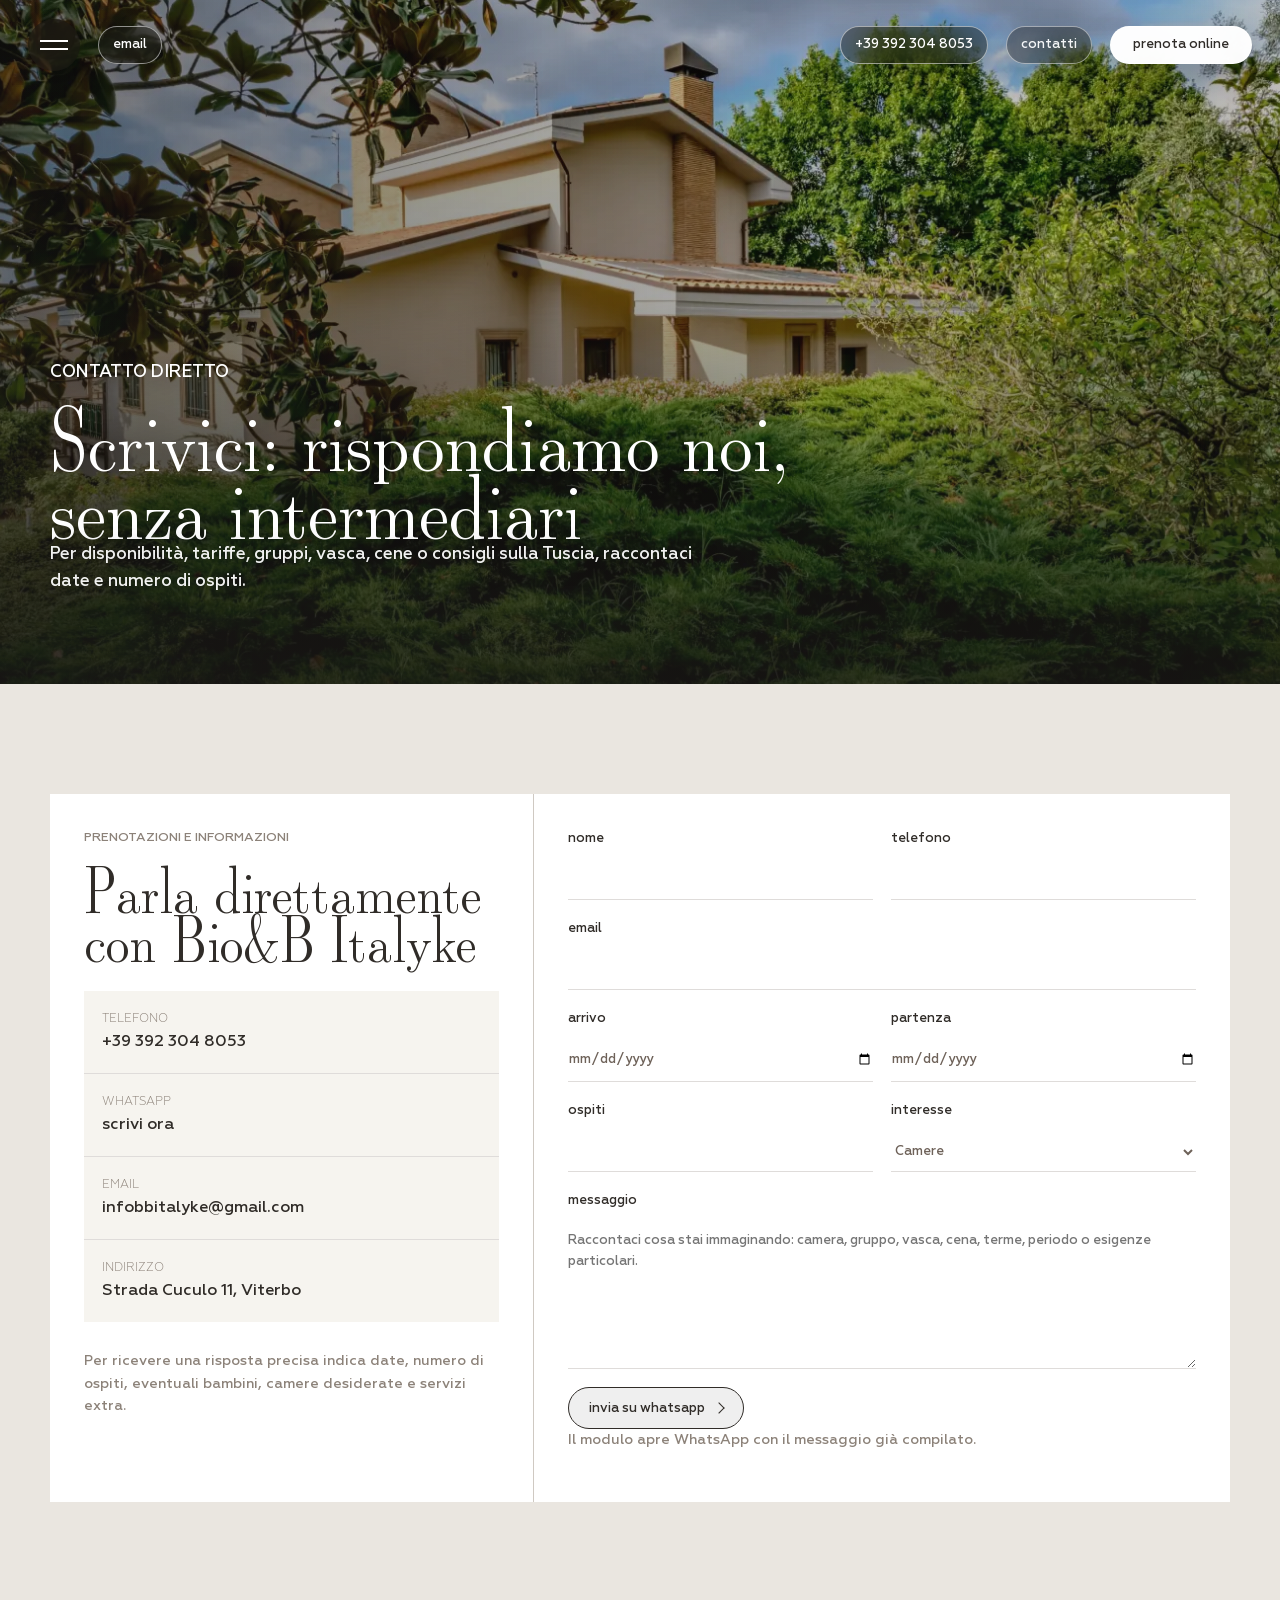
<file: contatti.html>
<!doctype html>
<html lang="it">
  <head>
    <meta charset="utf-8">
    <meta name="viewport" content="width=device-width, initial-scale=1">
    <title>Contatti e preventivi gruppi | Bio&amp;B Italyke</title>
    <meta name="description" content="Contatta Bio&amp;B Italyke via WhatsApp, telefono o modulo: disponibilità camere, preventivi per gruppi, intera location, vasca e soggiorni nella Tuscia.">
    <meta name="robots" content="index, follow, max-image-preview:large">
    <link rel="canonical" href="https://matteo0386.github.io/bio-b-italyke/contatti.html">
    <meta name="theme-color" content="#f6f4ef">
    <meta property="og:locale" content="it_IT">
    <meta property="og:type" content="website">
    <meta property="og:site_name" content="Bio&amp;B Italyke">
    <meta property="og:title" content="Contatti e preventivi gruppi | Bio&amp;B Italyke">
    <meta property="og:description" content="Contatta Bio&amp;B Italyke via WhatsApp, telefono o modulo: disponibilità camere, preventivi per gruppi, intera location, vasca e soggiorni nella Tuscia.">
    <meta property="og:url" content="https://matteo0386.github.io/bio-b-italyke/contatti.html">
    <meta property="og:image" content="https://matteo0386.github.io/bio-b-italyke/assets/img/seo/og-gruppi-eventi.jpg">
    <meta property="og:image:secure_url" content="https://matteo0386.github.io/bio-b-italyke/assets/img/seo/og-gruppi-eventi.jpg">
    <meta property="og:image:width" content="1200">
    <meta property="og:image:height" content="630">
    <meta property="og:image:alt" content="Bio&amp;B Italyke, country house per soggiorni e gruppi a Viterbo">
    <meta name="twitter:card" content="summary_large_image">
    <meta name="twitter:title" content="Contatti e preventivi gruppi | Bio&amp;B Italyke">
    <meta name="twitter:description" content="Contatta Bio&amp;B Italyke via WhatsApp, telefono o modulo: disponibilità camere, preventivi per gruppi, intera location, vasca e soggiorni nella Tuscia.">
    <meta name="twitter:image" content="https://matteo0386.github.io/bio-b-italyke/assets/img/seo/og-gruppi-eventi.jpg">
    <meta name="twitter:image:alt" content="Bio&amp;B Italyke, country house per soggiorni e gruppi a Viterbo">
    <link rel="preload" href="assets/img/optimized/hompage-8.webp" as="image" fetchpriority="high" imagesrcset="assets/img/optimized/hompage-8-720.webp 720w, assets/img/optimized/hompage-8-1100.webp 1100w, assets/img/optimized/hompage-8.webp 1400w" imagesizes="100vw">
    <link rel="icon" href="assets/img/logo.png" type="image/png">
    <link rel="stylesheet" href="assets/css/styles.css?v=20260426-mobile-video-compat">
    <script type="application/ld+json">
{
  "@context": "https://schema.org",
  "@graph": [
    {
      "@type": "WebSite",
      "@id": "https://matteo0386.github.io/bio-b-italyke/#website",
      "url": "https://matteo0386.github.io/bio-b-italyke/",
      "name": "Bio&B Italyke",
      "inLanguage": "it-IT",
      "publisher": {
        "@id": "https://matteo0386.github.io/bio-b-italyke/#bio-b-italyke"
      }
    },
    {
      "@type": "BedAndBreakfast",
      "@id": "https://matteo0386.github.io/bio-b-italyke/#bio-b-italyke",
      "name": "Bio&B Italyke",
      "url": "https://matteo0386.github.io/bio-b-italyke/",
      "description": "Country house biosostenibile a Viterbo per soggiorni naturali, esperienze nella Tuscia e affitto dell'intera struttura per gruppi raccolti.",
      "image": [
        "https://matteo0386.github.io/bio-b-italyke/assets/img/seo/og-bio-b-italyke.jpg",
        "https://matteo0386.github.io/bio-b-italyke/assets/img/seo/og-gruppi-eventi.jpg"
      ],
      "telephone": "+39 392 304 8053",
      "email": "infobbitalyke@gmail.com",
      "address": {
        "@type": "PostalAddress",
        "addressLocality": "Viterbo",
        "addressRegion": "Lazio",
        "addressCountry": "IT"
      },
      "areaServed": [
        "Viterbo",
        "Tuscia",
        "Lazio"
      ],
      "amenityFeature": [
        {
          "@type": "LocationFeatureSpecification",
          "name": "Camere con bagno privato",
          "value": true
        },
        {
          "@type": "LocationFeatureSpecification",
          "name": "Colazione biologica",
          "value": true
        },
        {
          "@type": "LocationFeatureSpecification",
          "name": "Affitto intera country house per gruppi",
          "value": true
        },
        {
          "@type": "LocationFeatureSpecification",
          "name": "Vasca riscaldata a legna su richiesta",
          "value": true
        }
      ],
      "sameAs": [
        "https://www.instagram.com/bbitalyke/",
        "https://www.facebook.com/Bio-B-Italyke-751868454906189/"
      ],
      "makesOffer": [
        {
          "@type": "Offer",
          "name": "Intera country house per gruppi",
          "description": "Uso esclusivo della struttura per famiglie, amici, ritiri, team building e piccoli eventi fino a 10-12 persone.",
          "url": "https://matteo0386.github.io/bio-b-italyke/gruppi-eventi.html",
          "availability": "https://schema.org/InStock"
        },
        {
          "@type": "Offer",
          "name": "Camere e soggiorni bio nella Tuscia",
          "url": "https://matteo0386.github.io/bio-b-italyke/camere.html",
          "availability": "https://schema.org/InStock"
        }
      ]
    },
    {
      "@type": "WebPage",
      "@id": "https://matteo0386.github.io/bio-b-italyke/contatti.html#webpage",
      "url": "https://matteo0386.github.io/bio-b-italyke/contatti.html",
      "name": "Contatti e preventivi gruppi | Bio&B Italyke",
      "description": "Contatta Bio&B Italyke via WhatsApp, telefono o modulo: disponibilità camere, preventivi per gruppi, intera location, vasca e soggiorni nella Tuscia.",
      "inLanguage": "it-IT",
      "isPartOf": {
        "@id": "https://matteo0386.github.io/bio-b-italyke/#website"
      },
      "about": {
        "@id": "https://matteo0386.github.io/bio-b-italyke/#bio-b-italyke"
      },
      "primaryImageOfPage": {
        "@type": "ImageObject",
        "url": "https://matteo0386.github.io/bio-b-italyke/assets/img/seo/og-gruppi-eventi.jpg",
        "width": 1200,
        "height": 630
      },
      "keywords": "contatti B&B Viterbo, preventivo gruppi Viterbo, affitto country house Tuscia"
    },
    {
      "@type": "BreadcrumbList",
      "@id": "https://matteo0386.github.io/bio-b-italyke/contatti.html#breadcrumb",
      "itemListElement": [
        {
          "@type": "ListItem",
          "position": 1,
          "name": "Home",
          "item": "https://matteo0386.github.io/bio-b-italyke/"
        },
        {
          "@type": "ListItem",
          "position": 2,
          "name": "Contatti",
          "item": "https://matteo0386.github.io/bio-b-italyke/contatti.html"
        }
      ]
    }
  ]
}
    </script>
    <script src="assets/js/main.js?v=20260426-mobile-video-compat" defer></script>
  </head>
  <body>
    <a class="skip-link" href="#main">Salta al contenuto</a>

    <header class="site-header" data-site-header>
      <div class="header-left">
        <button class="menu-toggle" type="button" aria-expanded="false" aria-controls="site-menu" data-menu-toggle>
          <span class="menu-toggle__lines" aria-hidden="true"><span></span><span></span></span>
          <span class="sr-only">Apri menu</span>
        </button>
        <a class="header-link" href="mailto:infobbitalyke@gmail.com">email</a>
      </div>
      <div class="header-right">
        <a class="header-link" href="tel:+393923048053">+39 392 304 8053</a>
        <a class="header-link header-link--subtle" href="contatti.html">contatti</a>
        <a class="header-pill header-pill--booking" href="prenotazione.html">prenota online</a>
      </div>
    </header>

    <aside class="site-menu" id="site-menu" data-site-menu aria-hidden="true">
      <div class="site-menu__backdrop"></div>
      <div class="site-menu__inner">
        <div class="site-menu__side">
          <div><a class="site-menu__logo" href="index.html" aria-label="Bio&amp;B Italyke home"><img src="assets/img/logo.png" alt="Bio&amp;B Italyke" decoding="async" loading="lazy"></a><p>Viterbo, Tuscia<br>ospitalità naturale, colazione bio, silenzio.</p></div>
          <div class="site-menu__small"><a href="https://www.instagram.com/bbitalyke/?hl=it" target="_blank" rel="noopener" aria-label="Instagram"><svg aria-hidden="true" viewBox="0 0 24 24"><rect x="5" y="5" width="14" height="14" rx="4" fill="none" stroke="currentColor" stroke-width="1.6"></rect><circle cx="12" cy="12" r="3.2" fill="none" stroke="currentColor" stroke-width="1.6"></circle><circle cx="16.4" cy="7.7" r="1" fill="currentColor"></circle></svg></a><a href="https://www.facebook.com/Bio-B-Italyke-751868454906189/" target="_blank" rel="noopener" aria-label="Facebook"><svg aria-hidden="true" viewBox="0 0 24 24"><path fill="currentColor" d="M13.3 21v-7.3h2.45l.38-2.86H13.3V9.02c0-.82.23-1.38 1.41-1.38h1.5V5.08c-.26-.04-1.15-.12-2.18-.12-2.16 0-3.64 1.32-3.64 3.74v2.14H7.95v2.86h2.44V21h2.91Z"></path></svg></a><a href="https://wa.me/393923048053" target="_blank" rel="noopener" aria-label="WhatsApp"><svg aria-hidden="true" viewBox="0 0 24 24"><path fill="currentColor" d="M19.1 4.9A9.9 9.9 0 0 0 3.6 16.8L2.5 21.5l4.8-1.1a9.8 9.8 0 0 0 4.7 1.2h.1A9.9 9.9 0 0 0 19.1 4.9Zm-7 15a8.1 8.1 0 0 1-4.1-1.1l-.3-.2-2.8.7.7-2.7-.2-.3a8.1 8.1 0 1 1 6.7 3.6Zm4.5-6.1c-.2-.1-1.4-.7-1.6-.8-.2-.1-.4-.1-.6.1-.2.3-.6.8-.8.9-.1.2-.3.2-.5.1-.2-.1-1-.4-1.9-1.2-.7-.6-1.2-1.4-1.3-1.6-.1-.2 0-.4.1-.5l.4-.5c.1-.2.2-.3.3-.5.1-.2 0-.4 0-.5s-.6-1.4-.8-1.9c-.2-.5-.4-.4-.6-.4h-.5c-.2 0-.5.1-.7.3-.2.3-.9.9-.9 2.1s.9 2.5 1 2.7c.1.2 1.7 2.7 4.2 3.7.6.3 1 .4 1.4.5.6.2 1.1.1 1.5.1.5-.1 1.4-.6 1.6-1.1.2-.6.2-1 .2-1.1-.1-.2-.3-.2-.5-.3Z"></path></svg></a></div>
        </div>
        <nav class="site-menu__nav" aria-label="Navigazione principale">
          <a href="index.html"><span class="site-menu__index">01</span><span class="site-menu__title">Home</span><span class="site-menu__hint">inizio</span></a>
          <a href="camere.html"><span class="site-menu__index">02</span><span class="site-menu__title">Camere</span><span class="site-menu__hint">riposo naturale</span></a>
          <a href="esperienze.html"><span class="site-menu__index">03</span><span class="site-menu__title">Esperienze</span><span class="site-menu__hint">vasca e sapori</span></a>
          <a href="gruppi-eventi.html"><span class="site-menu__index">04</span><span class="site-menu__title">Gruppi</span><span class="site-menu__hint">la casa intera</span></a>
          <a href="territorio.html"><span class="site-menu__index">05</span><span class="site-menu__title">Tuscia</span><span class="site-menu__hint">dintorni</span></a>
          <a href="contatti.html"><span class="site-menu__index">06</span><span class="site-menu__title">Contatti</span><span class="site-menu__hint">richiesta diretta</span></a>
        </nav>
      </div>
    </aside>

    <main id="main">
      <section class="page-hero">
        <img class="page-hero__image" src="assets/img/optimized/hompage-8.webp" alt="Giardino del Bio&amp;B Italyke a Viterbo" decoding="async" loading="eager" fetchpriority="high" srcset="assets/img/optimized/hompage-8-720.webp 720w, assets/img/optimized/hompage-8-1100.webp 1100w, assets/img/optimized/hompage-8.webp 1400w" sizes="100vw">
        <div class="container page-hero__content">
          <p class="eyebrow">Contatto diretto</p>
          <h1>Scrivici: rispondiamo noi, senza intermediari</h1>
          <p>Per disponibilità, tariffe, gruppi, vasca, cene o consigli sulla Tuscia, raccontaci date e numero di ospiti.</p>
        </div>
      </section>

      <section class="section section--mist">
        <div class="container contact-grid">
          <aside class="contact-panel reveal" aria-label="Recapiti">
            <p class="eyebrow">Prenotazioni e informazioni</p>
            <h2>Parla direttamente con Bio&amp;B Italyke</h2>
            <div class="contact-links">
              <a href="tel:+393923048053"><span>telefono</span><strong>+39 392 304 8053</strong></a>
              <a href="https://wa.me/393923048053?text=Buongiorno%2C%20vorrei%20informazioni%20su%20Bio%26B%20Italyke." target="_blank" rel="noopener"><span>whatsapp</span><strong>scrivi ora</strong></a>
              <a href="mailto:infobbitalyke@gmail.com"><span>email</span><strong>infobbitalyke@gmail.com</strong></a>
              <a href="https://www.google.com/maps/search/?api=1&amp;query=Strada%20Cuculo%2011%2001100%20Viterbo" target="_blank" rel="noopener"><span>indirizzo</span><strong>Strada Cuculo 11, Viterbo</strong></a>
            </div>
            <p class="small-note">Per ricevere una risposta precisa indica date, numero di ospiti, eventuali bambini, camere desiderate e servizi extra.</p>
          </aside>

          <form class="contact-form reveal" action="https://wa.me/393923048053" method="get" data-contact-form>
            <div class="form-row">
              <label>nome<input type="text" name="nome" autocomplete="name" required></label>
              <label>telefono<input type="tel" name="telefono" autocomplete="tel"></label>
            </div>
            <label>email<input type="email" name="email" autocomplete="email" required></label>
            <div class="form-row">
              <label>arrivo<input type="date" name="arrivo"></label>
              <label>partenza<input type="date" name="partenza"></label>
            </div>
            <div class="form-row">
              <label>ospiti<input type="number" name="ospiti" min="1" max="12" inputmode="numeric"></label>
              <label>interesse<select name="interesse"><option value="Camere">Camere</option><option value="Esperienze">Esperienze</option><option value="Gruppi ed eventi">Gruppi ed eventi</option><option value="Territorio">Consigli sul territorio</option></select></label>
            </div>
            <label>messaggio<textarea name="messaggio" rows="6" placeholder="Raccontaci cosa stai immaginando: camera, gruppo, vasca, cena, terme, periodo o esigenze particolari." required></textarea></label>
            <button class="button" type="submit">invia su WhatsApp</button>
            <p class="form-status" data-form-status aria-live="polite">Il modulo apre WhatsApp con il messaggio già compilato.</p>
          </form>
        </div>
      </section>

      <section class="section">
        <div class="container">
          <div class="section-head">
            <p class="eyebrow">Prima di scriverci</p>
            <h2>Quattro risposte utili</h2>
          </div>
          <div class="faq-grid reveal">
            <article class="faq-item"><h3>Posso prenotare direttamente?</h3><p>Sì. Il contatto diretto è il canale consigliato per disponibilità, proposta migliore e servizi su misura.</p></article>
            <article class="faq-item"><h3>Accogliete gruppi?</h3><p>Sì, la struttura può essere richiesta interamente per gruppi fino a 10-12 persone.</p></article>
            <article class="faq-item"><h3>La vasca è sempre disponibile?</h3><p>La vasca riscaldata a legna richiede prenotazione e organizzazione anticipata.</p></article>
            <article class="faq-item"><h3>Si può cenare in struttura?</h3><p>Sì, su prenotazione e secondo disponibilità, soprattutto per gruppi e occasioni speciali.</p></article>
          </div>
        </div>
      </section>
    </main>

    <footer class="site-footer" id="footer">
      <div class="container footer-grid">
        <div><a class="footer-brand" href="index.html"><img src="assets/img/logo.png" alt="Bio&amp;B Italyke" decoding="async" loading="lazy"></a><p>Country house biosostenibile a Viterbo, nel cuore verde della Tuscia.</p><a class="button button--light footer-booking" href="prenotazione.html">prenota online</a></div>
        <div><h2>Contatti</h2><p><a href="tel:+393923048053">+39 392 304 8053</a><br><a href="mailto:infobbitalyke@gmail.com">infobbitalyke@gmail.com</a></p><p>Strada Cuculo 11<br>01100 Viterbo (VT)</p></div>
        <div><h2>Scopri</h2><nav class="footer-nav" aria-label="Navigazione footer"><a href="camere.html">Camere</a><a href="esperienze.html">Esperienze</a><a href="gruppi-eventi.html">Gruppi &amp; Eventi</a><a href="territorio.html">Territorio</a><a href="contatti.html">Contatti</a></nav></div>
      </div>
      <div class="container footer-bottom"><span>&copy; 2026 Bio&amp;B Italyke</span><span class="footer-socials"><a href="https://www.instagram.com/bbitalyke/?hl=it" target="_blank" rel="noopener" aria-label="Instagram"><svg aria-hidden="true" viewBox="0 0 24 24"><rect x="5" y="5" width="14" height="14" rx="4" fill="none" stroke="currentColor" stroke-width="1.6"></rect><circle cx="12" cy="12" r="3.2" fill="none" stroke="currentColor" stroke-width="1.6"></circle><circle cx="16.4" cy="7.7" r="1" fill="currentColor"></circle></svg></a><a href="https://www.facebook.com/Bio-B-Italyke-751868454906189/" target="_blank" rel="noopener" aria-label="Facebook"><svg aria-hidden="true" viewBox="0 0 24 24"><path fill="currentColor" d="M13.3 21v-7.3h2.45l.38-2.86H13.3V9.02c0-.82.23-1.38 1.41-1.38h1.5V5.08c-.26-.04-1.15-.12-2.18-.12-2.16 0-3.64 1.32-3.64 3.74v2.14H7.95v2.86h2.44V21h2.91Z"></path></svg></a></span></div>
    </footer>

    <div class="mobile-actions" aria-label="Azioni rapide">
      <a class="mobile-actions__icon mobile-actions__icon--call" href="tel:+393923048053" aria-label="Chiama Bio&amp;B Italyke"><span>Chiama</span></a>
      <a class="mobile-actions__primary mobile-actions__primary--whatsapp" href="https://wa.me/393923048053?text=Buongiorno%2C%20vorrei%20informazioni%20su%20Bio%26B%20Italyke." target="_blank" rel="noopener" aria-label="Scrivi su WhatsApp a Bio&amp;B Italyke"><span>WhatsApp</span></a>
      <a class="mobile-actions__icon mobile-actions__icon--email" href="mailto:infobbitalyke@gmail.com" aria-label="Scrivi una email a Bio&amp;B Italyke"><span>Email</span></a>
    </div>
  </body>
</html>
</file>
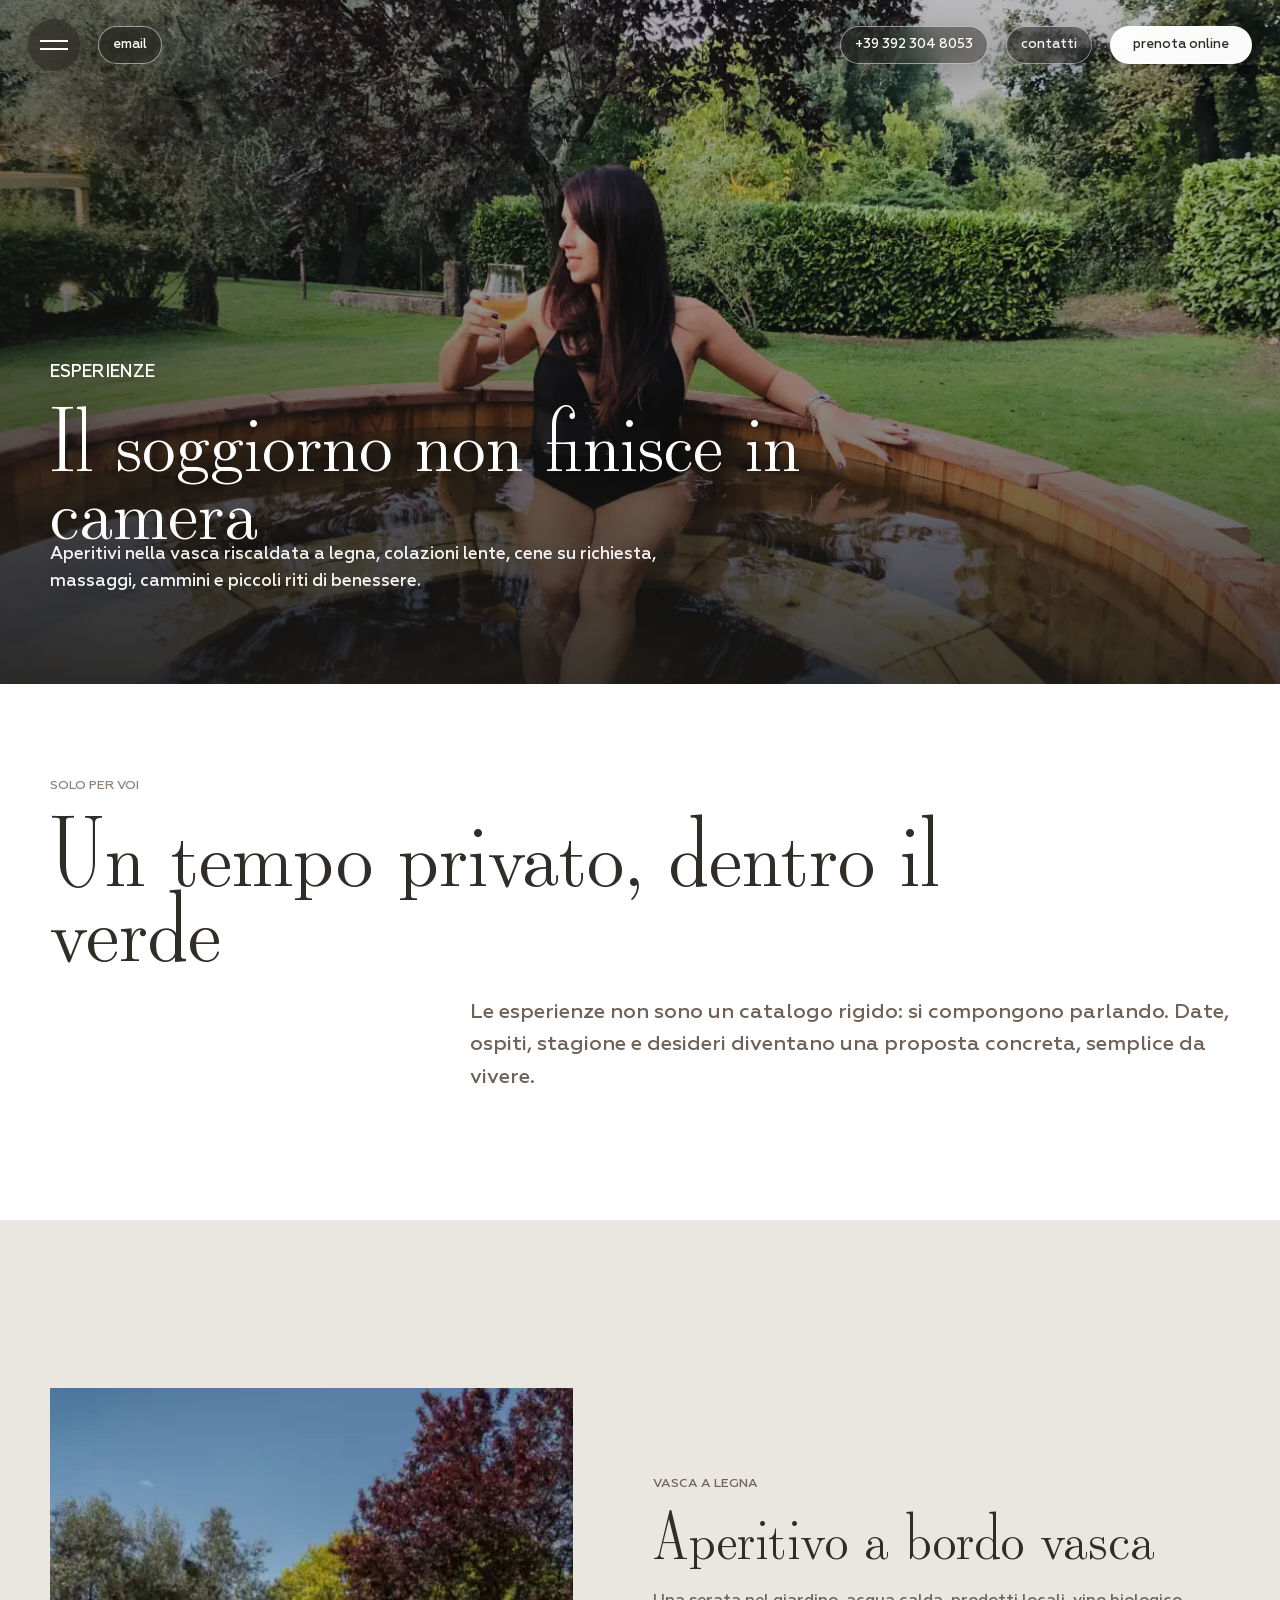
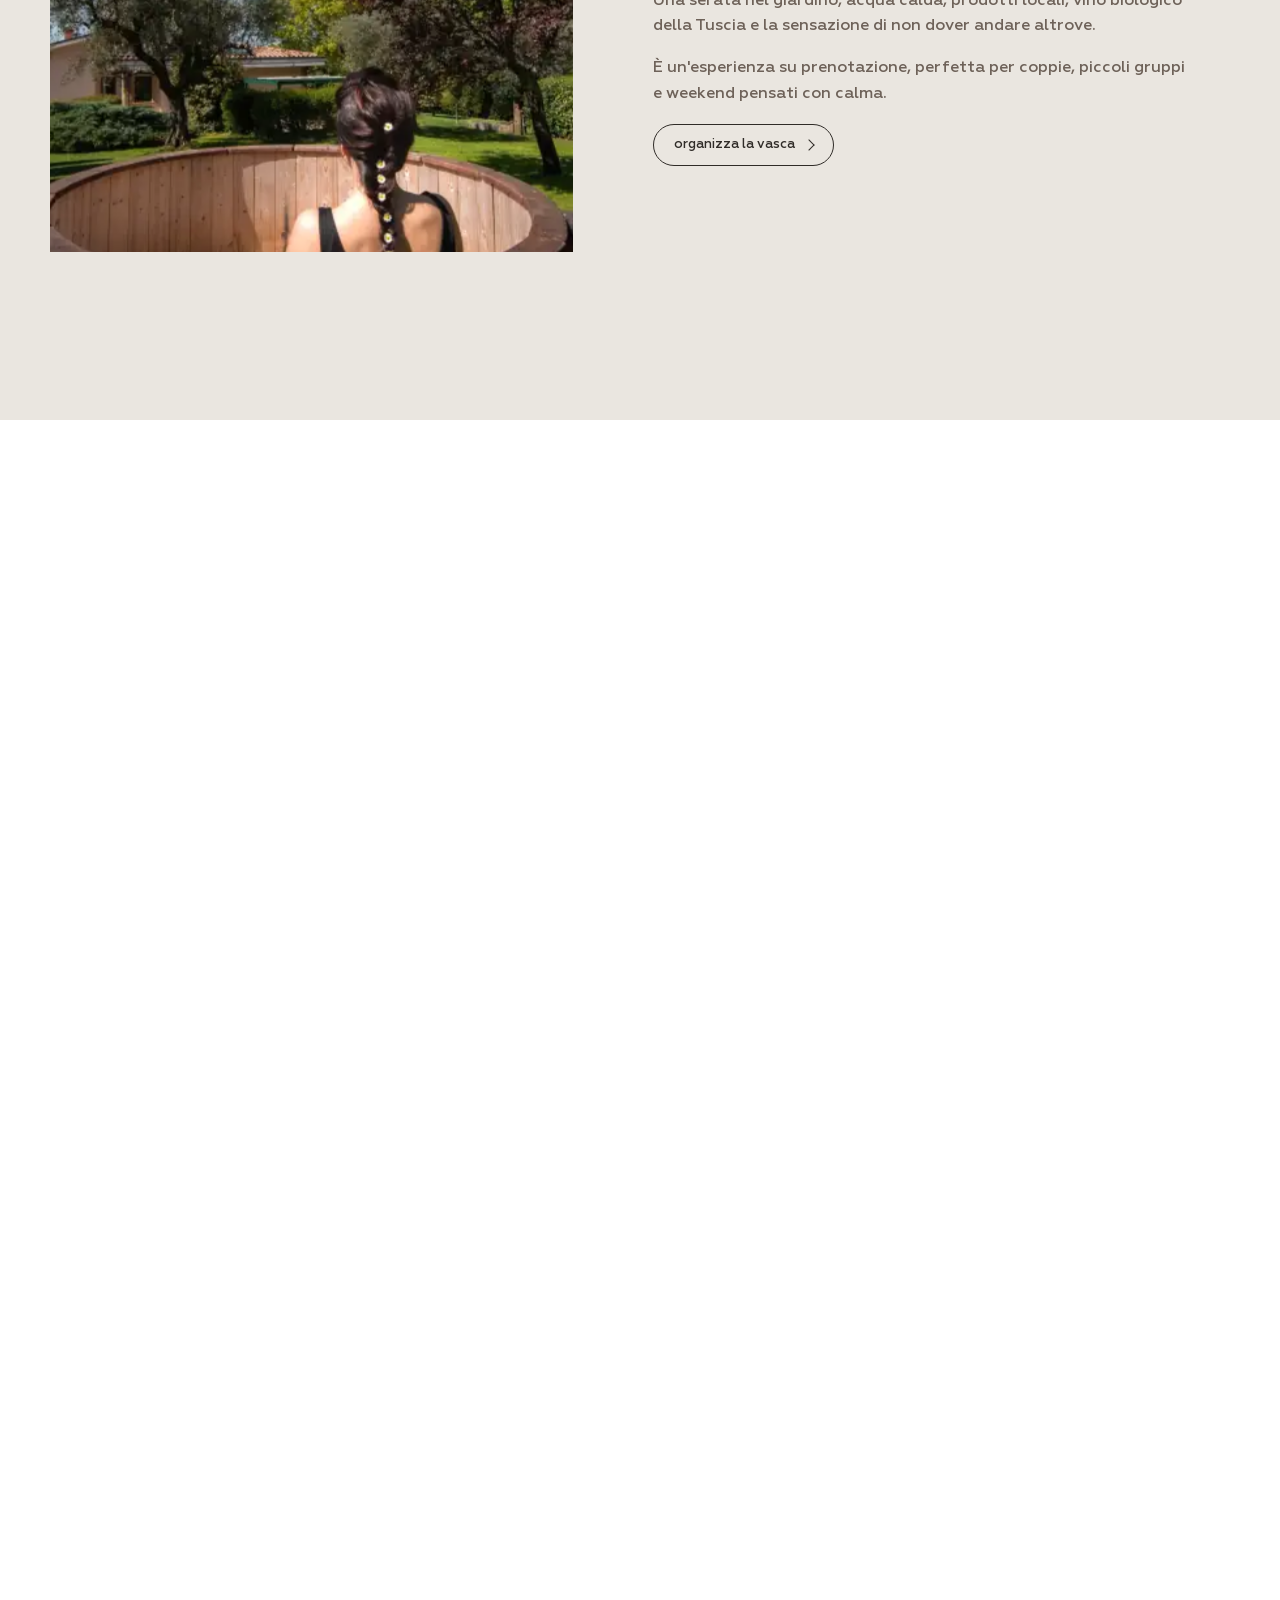
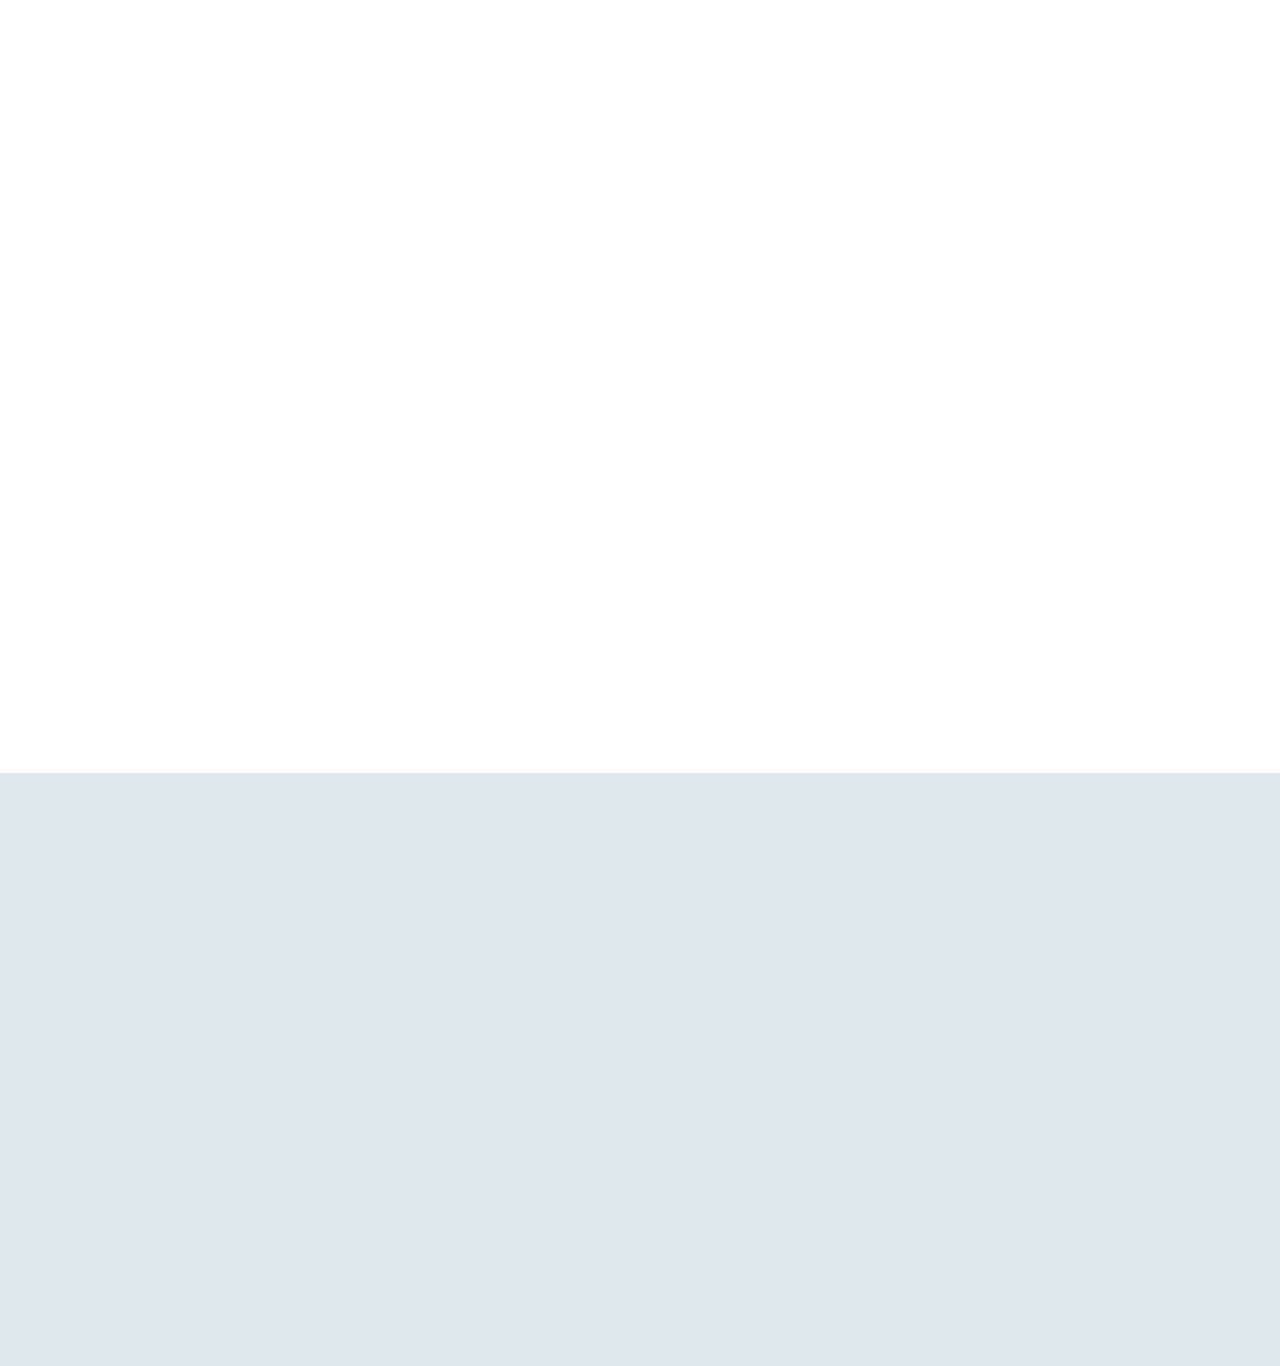
<file: esperienze.html>
<!doctype html>
<html lang="it">
  <head>
    <meta charset="utf-8">
    <meta name="viewport" content="width=device-width, initial-scale=1">
    <title>Esperienze bio, vasca e benessere | Bio&amp;B Italyke</title>
    <meta name="description" content="Vasca riscaldata a legna, aperitivi bio, cene private, massaggi, yoga e itinerari nella Tuscia per soggiorni lenti e gruppi raccolti.">
    <meta name="robots" content="index, follow, max-image-preview:large">
    <link rel="canonical" href="https://matteo0386.github.io/bio-b-italyke/esperienze.html">
    <meta name="theme-color" content="#f6f4ef">
    <meta property="og:locale" content="it_IT">
    <meta property="og:type" content="website">
    <meta property="og:site_name" content="Bio&amp;B Italyke">
    <meta property="og:title" content="Esperienze bio, vasca e benessere | Bio&amp;B Italyke">
    <meta property="og:description" content="Vasca riscaldata a legna, aperitivi bio, cene private, massaggi, yoga e itinerari nella Tuscia per soggiorni lenti e gruppi raccolti.">
    <meta property="og:url" content="https://matteo0386.github.io/bio-b-italyke/esperienze.html">
    <meta property="og:image" content="https://matteo0386.github.io/bio-b-italyke/assets/img/seo/og-bio-b-italyke.jpg">
    <meta property="og:image:secure_url" content="https://matteo0386.github.io/bio-b-italyke/assets/img/seo/og-bio-b-italyke.jpg">
    <meta property="og:image:width" content="1200">
    <meta property="og:image:height" content="630">
    <meta property="og:image:alt" content="Esperienza benessere nel giardino del Bio&amp;B Italyke">
    <meta name="twitter:card" content="summary_large_image">
    <meta name="twitter:title" content="Esperienze bio, vasca e benessere | Bio&amp;B Italyke">
    <meta name="twitter:description" content="Vasca riscaldata a legna, aperitivi bio, cene private, massaggi, yoga e itinerari nella Tuscia per soggiorni lenti e gruppi raccolti.">
    <meta name="twitter:image" content="https://matteo0386.github.io/bio-b-italyke/assets/img/seo/og-bio-b-italyke.jpg">
    <meta name="twitter:image:alt" content="Esperienza benessere nel giardino del Bio&amp;B Italyke">
    <link rel="preload" href="assets/img/optimized/esperienze-3.webp" as="image" fetchpriority="high" imagesrcset="assets/img/optimized/esperienze-3-720.webp 720w, assets/img/optimized/esperienze-3-1100.webp 1100w, assets/img/optimized/esperienze-3.webp 1400w" imagesizes="100vw">
    <link rel="icon" href="assets/img/logo.png" type="image/png">
    <link rel="stylesheet" href="assets/css/styles.css?v=20260426-mobile-video-compat">
    <script type="application/ld+json">
{
  "@context": "https://schema.org",
  "@graph": [
    {
      "@type": "WebSite",
      "@id": "https://matteo0386.github.io/bio-b-italyke/#website",
      "url": "https://matteo0386.github.io/bio-b-italyke/",
      "name": "Bio&B Italyke",
      "inLanguage": "it-IT",
      "publisher": {
        "@id": "https://matteo0386.github.io/bio-b-italyke/#bio-b-italyke"
      }
    },
    {
      "@type": "BedAndBreakfast",
      "@id": "https://matteo0386.github.io/bio-b-italyke/#bio-b-italyke",
      "name": "Bio&B Italyke",
      "url": "https://matteo0386.github.io/bio-b-italyke/",
      "description": "Country house biosostenibile a Viterbo per soggiorni naturali, esperienze nella Tuscia e affitto dell'intera struttura per gruppi raccolti.",
      "image": [
        "https://matteo0386.github.io/bio-b-italyke/assets/img/seo/og-bio-b-italyke.jpg",
        "https://matteo0386.github.io/bio-b-italyke/assets/img/seo/og-gruppi-eventi.jpg"
      ],
      "telephone": "+39 392 304 8053",
      "email": "infobbitalyke@gmail.com",
      "address": {
        "@type": "PostalAddress",
        "addressLocality": "Viterbo",
        "addressRegion": "Lazio",
        "addressCountry": "IT"
      },
      "areaServed": [
        "Viterbo",
        "Tuscia",
        "Lazio"
      ],
      "amenityFeature": [
        {
          "@type": "LocationFeatureSpecification",
          "name": "Camere con bagno privato",
          "value": true
        },
        {
          "@type": "LocationFeatureSpecification",
          "name": "Colazione biologica",
          "value": true
        },
        {
          "@type": "LocationFeatureSpecification",
          "name": "Affitto intera country house per gruppi",
          "value": true
        },
        {
          "@type": "LocationFeatureSpecification",
          "name": "Vasca riscaldata a legna su richiesta",
          "value": true
        }
      ],
      "sameAs": [
        "https://www.instagram.com/bbitalyke/",
        "https://www.facebook.com/Bio-B-Italyke-751868454906189/"
      ],
      "makesOffer": [
        {
          "@type": "Offer",
          "name": "Intera country house per gruppi",
          "description": "Uso esclusivo della struttura per famiglie, amici, ritiri, team building e piccoli eventi fino a 10-12 persone.",
          "url": "https://matteo0386.github.io/bio-b-italyke/gruppi-eventi.html",
          "availability": "https://schema.org/InStock"
        },
        {
          "@type": "Offer",
          "name": "Camere e soggiorni bio nella Tuscia",
          "url": "https://matteo0386.github.io/bio-b-italyke/camere.html",
          "availability": "https://schema.org/InStock"
        }
      ]
    },
    {
      "@type": "WebPage",
      "@id": "https://matteo0386.github.io/bio-b-italyke/esperienze.html#webpage",
      "url": "https://matteo0386.github.io/bio-b-italyke/esperienze.html",
      "name": "Esperienze bio, vasca e benessere | Bio&B Italyke",
      "description": "Vasca riscaldata a legna, aperitivi bio, cene private, massaggi, yoga e itinerari nella Tuscia per soggiorni lenti e gruppi raccolti.",
      "inLanguage": "it-IT",
      "isPartOf": {
        "@id": "https://matteo0386.github.io/bio-b-italyke/#website"
      },
      "about": {
        "@id": "https://matteo0386.github.io/bio-b-italyke/#bio-b-italyke"
      },
      "primaryImageOfPage": {
        "@type": "ImageObject",
        "url": "https://matteo0386.github.io/bio-b-italyke/assets/img/seo/og-bio-b-italyke.jpg",
        "width": 1200,
        "height": 630
      },
      "keywords": "esperienze Tuscia, vasca riscaldata Viterbo, benessere gruppi Lazio"
    },
    {
      "@type": "BreadcrumbList",
      "@id": "https://matteo0386.github.io/bio-b-italyke/esperienze.html#breadcrumb",
      "itemListElement": [
        {
          "@type": "ListItem",
          "position": 1,
          "name": "Home",
          "item": "https://matteo0386.github.io/bio-b-italyke/"
        },
        {
          "@type": "ListItem",
          "position": 2,
          "name": "Esperienze",
          "item": "https://matteo0386.github.io/bio-b-italyke/esperienze.html"
        }
      ]
    }
  ]
}
    </script>
    <script src="assets/js/main.js?v=20260426-mobile-video-compat" defer></script>
  </head>
  <body>
    <a class="skip-link" href="#main">Salta al contenuto</a>

    <header class="site-header" data-site-header>
      <div class="header-left">
        <button class="menu-toggle" type="button" aria-expanded="false" aria-controls="site-menu" data-menu-toggle>
          <span class="menu-toggle__lines" aria-hidden="true"><span></span><span></span></span>
          <span class="sr-only">Apri menu</span>
        </button>
        <a class="header-link" href="mailto:infobbitalyke@gmail.com">email</a>
      </div>
      <div class="header-right">
        <a class="header-link" href="tel:+393923048053">+39 392 304 8053</a>
        <a class="header-link header-link--subtle" href="contatti.html">contatti</a>
        <a class="header-pill header-pill--booking" href="prenotazione.html">prenota online</a>
      </div>
    </header>

    <aside class="site-menu" id="site-menu" data-site-menu aria-hidden="true">
      <div class="site-menu__backdrop"></div>
      <div class="site-menu__inner">
        <div class="site-menu__side">
          <div><a class="site-menu__logo" href="index.html" aria-label="Bio&amp;B Italyke home"><img src="assets/img/logo.png" alt="Bio&amp;B Italyke" decoding="async" loading="lazy"></a><p>Viterbo, Tuscia<br>ospitalità naturale, colazione bio, silenzio.</p></div>
          <div class="site-menu__small"><a href="https://www.instagram.com/bbitalyke/?hl=it" target="_blank" rel="noopener" aria-label="Instagram"><svg aria-hidden="true" viewBox="0 0 24 24"><rect x="5" y="5" width="14" height="14" rx="4" fill="none" stroke="currentColor" stroke-width="1.6"></rect><circle cx="12" cy="12" r="3.2" fill="none" stroke="currentColor" stroke-width="1.6"></circle><circle cx="16.4" cy="7.7" r="1" fill="currentColor"></circle></svg></a><a href="https://www.facebook.com/Bio-B-Italyke-751868454906189/" target="_blank" rel="noopener" aria-label="Facebook"><svg aria-hidden="true" viewBox="0 0 24 24"><path fill="currentColor" d="M13.3 21v-7.3h2.45l.38-2.86H13.3V9.02c0-.82.23-1.38 1.41-1.38h1.5V5.08c-.26-.04-1.15-.12-2.18-.12-2.16 0-3.64 1.32-3.64 3.74v2.14H7.95v2.86h2.44V21h2.91Z"></path></svg></a><a href="https://wa.me/393923048053" target="_blank" rel="noopener" aria-label="WhatsApp"><svg aria-hidden="true" viewBox="0 0 24 24"><path fill="currentColor" d="M19.1 4.9A9.9 9.9 0 0 0 3.6 16.8L2.5 21.5l4.8-1.1a9.8 9.8 0 0 0 4.7 1.2h.1A9.9 9.9 0 0 0 19.1 4.9Zm-7 15a8.1 8.1 0 0 1-4.1-1.1l-.3-.2-2.8.7.7-2.7-.2-.3a8.1 8.1 0 1 1 6.7 3.6Zm4.5-6.1c-.2-.1-1.4-.7-1.6-.8-.2-.1-.4-.1-.6.1-.2.3-.6.8-.8.9-.1.2-.3.2-.5.1-.2-.1-1-.4-1.9-1.2-.7-.6-1.2-1.4-1.3-1.6-.1-.2 0-.4.1-.5l.4-.5c.1-.2.2-.3.3-.5.1-.2 0-.4 0-.5s-.6-1.4-.8-1.9c-.2-.5-.4-.4-.6-.4h-.5c-.2 0-.5.1-.7.3-.2.3-.9.9-.9 2.1s.9 2.5 1 2.7c.1.2 1.7 2.7 4.2 3.7.6.3 1 .4 1.4.5.6.2 1.1.1 1.5.1.5-.1 1.4-.6 1.6-1.1.2-.6.2-1 .2-1.1-.1-.2-.3-.2-.5-.3Z"></path></svg></a></div>
        </div>
        <nav class="site-menu__nav" aria-label="Navigazione principale">
          <a href="index.html"><span class="site-menu__index">01</span><span class="site-menu__title">Home</span><span class="site-menu__hint">inizio</span></a>
          <a href="camere.html"><span class="site-menu__index">02</span><span class="site-menu__title">Camere</span><span class="site-menu__hint">riposo naturale</span></a>
          <a href="esperienze.html"><span class="site-menu__index">03</span><span class="site-menu__title">Esperienze</span><span class="site-menu__hint">vasca e sapori</span></a>
          <a href="gruppi-eventi.html"><span class="site-menu__index">04</span><span class="site-menu__title">Gruppi</span><span class="site-menu__hint">la casa intera</span></a>
          <a href="territorio.html"><span class="site-menu__index">05</span><span class="site-menu__title">Tuscia</span><span class="site-menu__hint">dintorni</span></a>
          <a href="contatti.html"><span class="site-menu__index">06</span><span class="site-menu__title">Contatti</span><span class="site-menu__hint">richiesta diretta</span></a>
        </nav>
      </div>
    </aside>

    <main id="main">
      <section class="page-hero">
        <img class="page-hero__image" src="assets/img/optimized/esperienze-3.webp" alt="Esperienza nel verde del Bio&amp;B Italyke" decoding="async" loading="eager" fetchpriority="high" srcset="assets/img/optimized/esperienze-3-720.webp 720w, assets/img/optimized/esperienze-3-1100.webp 1100w, assets/img/optimized/esperienze-3.webp 1400w" sizes="100vw">
        <div class="container page-hero__content">
          <p class="eyebrow">Esperienze</p>
          <h1>Il soggiorno non finisce in camera</h1>
          <p>Aperitivi nella vasca riscaldata a legna, colazioni lente, cene su richiesta, massaggi, cammini e piccoli riti di benessere.</p>
        </div>
      </section>

      <section class="statement reveal">
        <div class="container">
          <p class="statement__kicker">Solo per voi</p>
          <h2 class="statement__title">Un tempo privato, dentro il verde</h2>
          <p class="statement__body">Le esperienze non sono un catalogo rigido: si compongono parlando. Date, ospiti, stagione e desideri diventano una proposta concreta, semplice da vivere.</p>
        </div>
      </section>

      <section class="section section--mist">
        <div class="container editorial">
          <div class="editorial__media reveal">
            <img src="assets/img/optimized/vasca.webp" alt="Vasca esterna del Bio&amp;B Italyke" decoding="async" loading="lazy" srcset="assets/img/optimized/vasca-720.webp 720w, assets/img/optimized/vasca-1100.webp 1100w, assets/img/optimized/vasca.webp 1400w" sizes="(max-width: 760px) calc(100vw - 28px), 50vw">
          </div>
          <div class="editorial__text reveal">
            <p class="eyebrow">Vasca a legna</p>
            <h2>Aperitivo a bordo vasca</h2>
            <p>Una serata nel giardino, acqua calda, prodotti locali, vino biologico della Tuscia e la sensazione di non dover andare altrove.</p>
            <p>È un'esperienza su prenotazione, perfetta per coppie, piccoli gruppi e weekend pensati con calma.</p>
            <a class="button" href="contatti.html">organizza la vasca</a>
          </div>
        </div>
      </section>

      <section class="section">
        <div class="container experience-grid">
          <article class="experience-card reveal">
            <img src="assets/img/optimized/esperienze.webp" alt="Prodotti locali serviti in giardino" decoding="async" loading="lazy" srcset="assets/img/optimized/esperienze-720.webp 720w, assets/img/optimized/esperienze-1100.webp 1100w, assets/img/optimized/esperienze.webp 1400w" sizes="(max-width: 760px) calc(100vw - 28px), 33vw">
            <div class="experience-card__text"><h3>Sapori locali</h3><p>Colazioni bio, degustazioni e cene private su richiesta, con materie prime del territorio.</p></div>
          </article>
          <article class="experience-card reveal">
            <img src="assets/img/optimized/esperienze-2.webp" alt="Vasca in giardino per momenti di benessere" decoding="async" loading="lazy" srcset="assets/img/optimized/esperienze-2-720.webp 720w, assets/img/optimized/esperienze-2-1100.webp 1100w, assets/img/optimized/esperienze-2.webp 1400w" sizes="(max-width: 760px) calc(100vw - 28px), 33vw">
            <div class="experience-card__text"><h3>Benessere</h3><p>Massaggi, yoga e trattamenti rilassanti in struttura, secondo disponibilità.</p></div>
          </article>
          <article class="experience-card reveal">
            <img src="assets/img/optimized/tuscia-2.webp" alt="Vista panoramica sulla Tuscia da un sentiero" decoding="async" loading="lazy" srcset="assets/img/optimized/tuscia-2-720.webp 720w, assets/img/optimized/tuscia-2-1100.webp 1100w, assets/img/optimized/tuscia-2.webp 1400w" sizes="(max-width: 760px) calc(100vw - 28px), 33vw">
            <div class="experience-card__text"><h3>Cammini</h3><p>Monte Palanzana, Valle dell'Arcionello, terme e borghi: ogni giorno può avere un ritmo diverso.</p></div>
          </article>
        </div>
      </section>

      <section class="section section--sky">
        <div class="container split-list">
          <div class="editorial__text reveal">
            <p class="eyebrow">Idee di soggiorno</p>
            <h2>Tre modi per costruire il tuo tempo</h2>
          </div>
          <div class="text-list reveal">
            <article><span>coppia</span><h3>Weekend romantico</h3><p>Camera, colazione bio, vasca riscaldata, aperitivo e trattamento benessere su richiesta.</p></article>
            <article><span>amici</span><h3>Casa condivisa</h3><p>Spazi comuni, cena privata, giardino, vasca e itinerari leggeri nei dintorni.</p></article>
            <article><span>natura</span><h3>Tuscia lenta</h3><p>Una base tranquilla per terme, laghi, borghi, sentieri, cantine e rientri silenziosi.</p></article>
          </div>
        </div>
      </section>

      <section class="cta">
        <img src="assets/img/optimized/vasca-2.webp" alt="" decoding="async" loading="lazy" srcset="assets/img/optimized/vasca-2-720.webp 720w, assets/img/optimized/vasca-2-1100.webp 1100w, assets/img/optimized/vasca-2.webp 1400w" sizes="100vw">
        <div class="container">
          <div class="cta__inner reveal">
            <p class="eyebrow">Su misura</p>
            <h2>Dimmi che esperienza cerchi</h2>
            <p>Ti rispondiamo con una combinazione realistica in base a periodo, ospiti e disponibilità dei servizi.</p>
            <div class="button-row"><a class="button button--light" href="https://wa.me/393923048053?text=Buongiorno%2C%20vorrei%20organizzare%20un'esperienza%20al%20Bio%26B%20Italyke." target="_blank" rel="noopener">scrivi su WhatsApp</a><a class="text-button button--light" href="contatti.html">contatti</a></div>
          </div>
        </div>
      </section>
    </main>

    <footer class="site-footer" id="footer">
      <div class="container footer-grid">
        <div><a class="footer-brand" href="index.html"><img src="assets/img/logo.png" alt="Bio&amp;B Italyke" decoding="async" loading="lazy"></a><p>Country house biosostenibile a Viterbo, nel cuore verde della Tuscia.</p><a class="button button--light footer-booking" href="prenotazione.html">prenota online</a></div>
        <div><h2>Contatti</h2><p><a href="tel:+393923048053">+39 392 304 8053</a><br><a href="mailto:infobbitalyke@gmail.com">infobbitalyke@gmail.com</a></p><p>Strada Cuculo 11<br>01100 Viterbo (VT)</p></div>
        <div><h2>Scopri</h2><nav class="footer-nav" aria-label="Navigazione footer"><a href="camere.html">Camere</a><a href="esperienze.html">Esperienze</a><a href="gruppi-eventi.html">Gruppi &amp; Eventi</a><a href="territorio.html">Territorio</a><a href="contatti.html">Contatti</a></nav></div>
      </div>
      <div class="container footer-bottom"><span>&copy; 2026 Bio&amp;B Italyke</span><span class="footer-socials"><a href="https://www.instagram.com/bbitalyke/?hl=it" target="_blank" rel="noopener" aria-label="Instagram"><svg aria-hidden="true" viewBox="0 0 24 24"><rect x="5" y="5" width="14" height="14" rx="4" fill="none" stroke="currentColor" stroke-width="1.6"></rect><circle cx="12" cy="12" r="3.2" fill="none" stroke="currentColor" stroke-width="1.6"></circle><circle cx="16.4" cy="7.7" r="1" fill="currentColor"></circle></svg></a><a href="https://www.facebook.com/Bio-B-Italyke-751868454906189/" target="_blank" rel="noopener" aria-label="Facebook"><svg aria-hidden="true" viewBox="0 0 24 24"><path fill="currentColor" d="M13.3 21v-7.3h2.45l.38-2.86H13.3V9.02c0-.82.23-1.38 1.41-1.38h1.5V5.08c-.26-.04-1.15-.12-2.18-.12-2.16 0-3.64 1.32-3.64 3.74v2.14H7.95v2.86h2.44V21h2.91Z"></path></svg></a></span></div>
    </footer>

    <div class="mobile-actions" aria-label="Azioni rapide">
      <a class="mobile-actions__icon mobile-actions__icon--call" href="tel:+393923048053" aria-label="Chiama Bio&amp;B Italyke"><span>Chiama</span></a>
      <a class="mobile-actions__primary mobile-actions__primary--whatsapp" href="https://wa.me/393923048053?text=Buongiorno%2C%20vorrei%20informazioni%20sulle%20esperienze%20di%20Bio%26B%20Italyke." target="_blank" rel="noopener" aria-label="Scrivi su WhatsApp per le esperienze"><span>WhatsApp</span></a>
      <a class="mobile-actions__icon mobile-actions__icon--request" href="contatti.html" aria-label="Apri il modulo richiesta"><span>Richiesta</span></a>
    </div>
  </body>
</html>
</file>
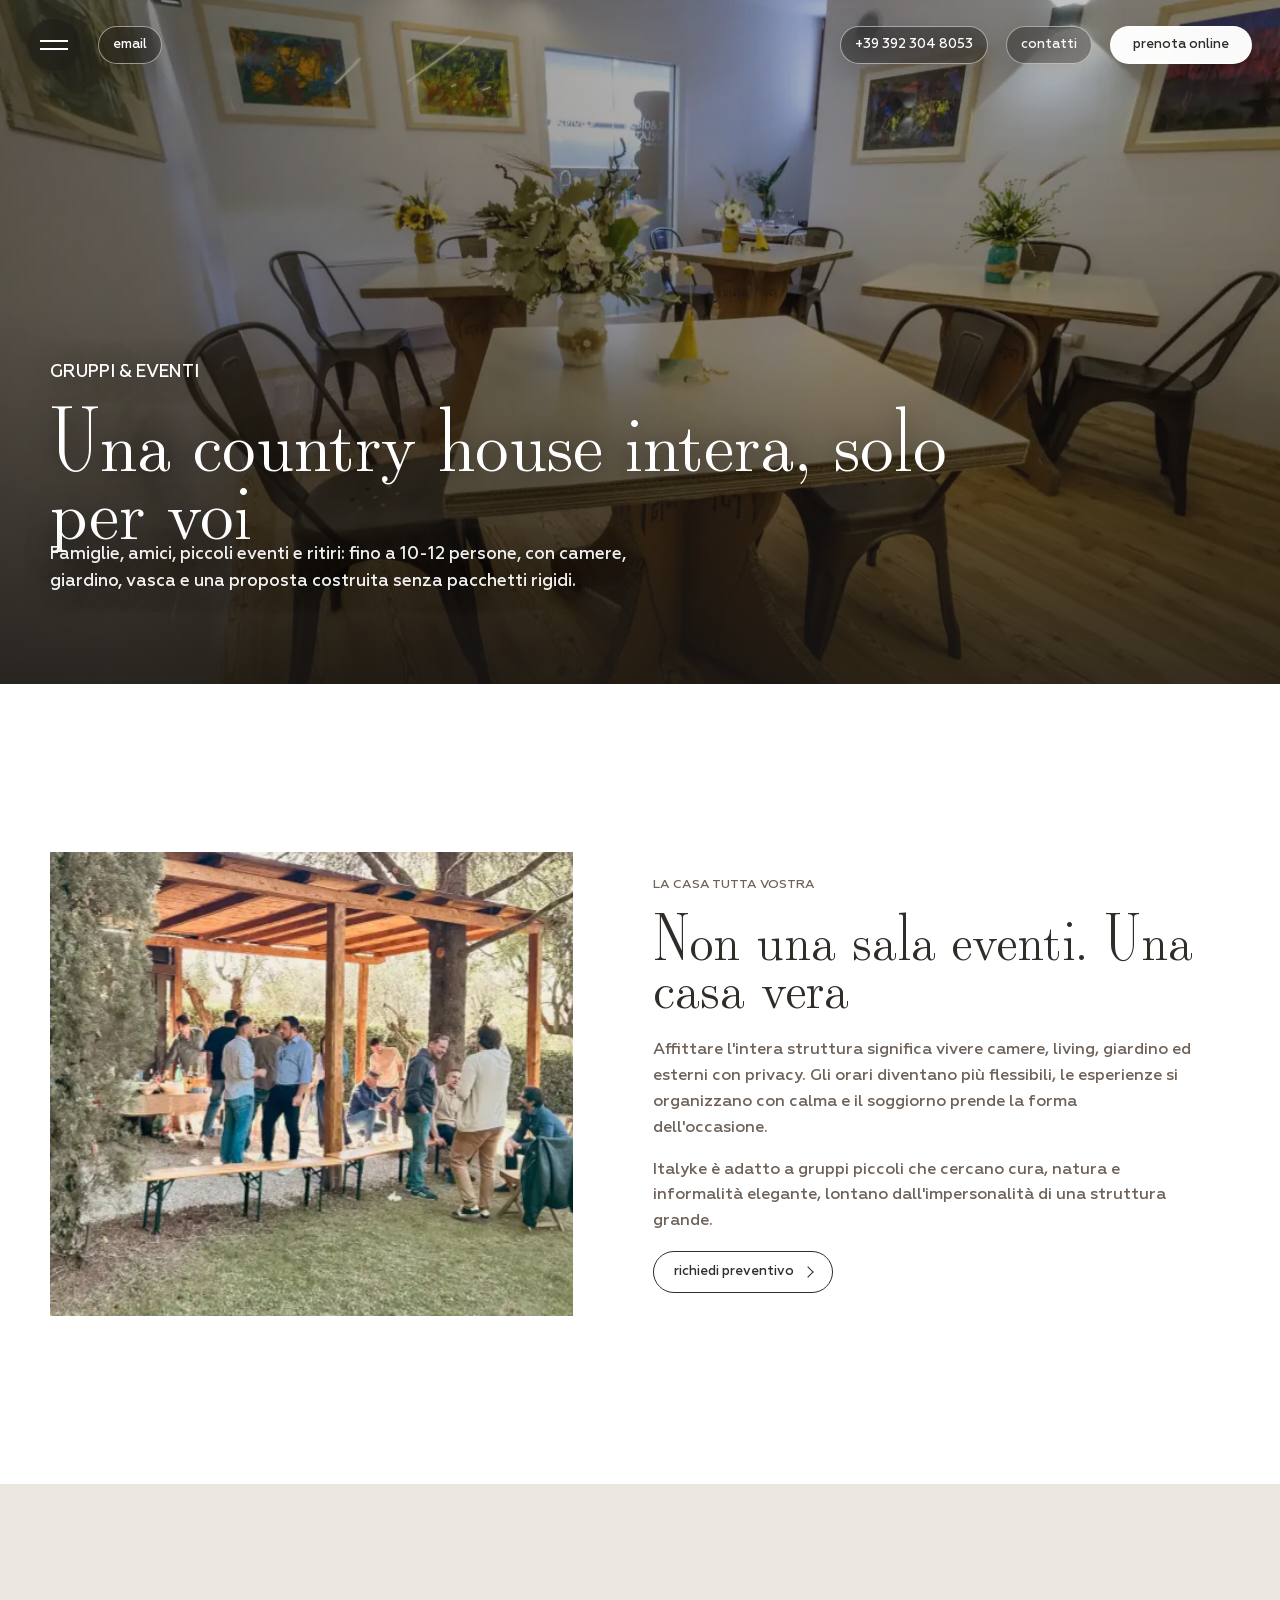
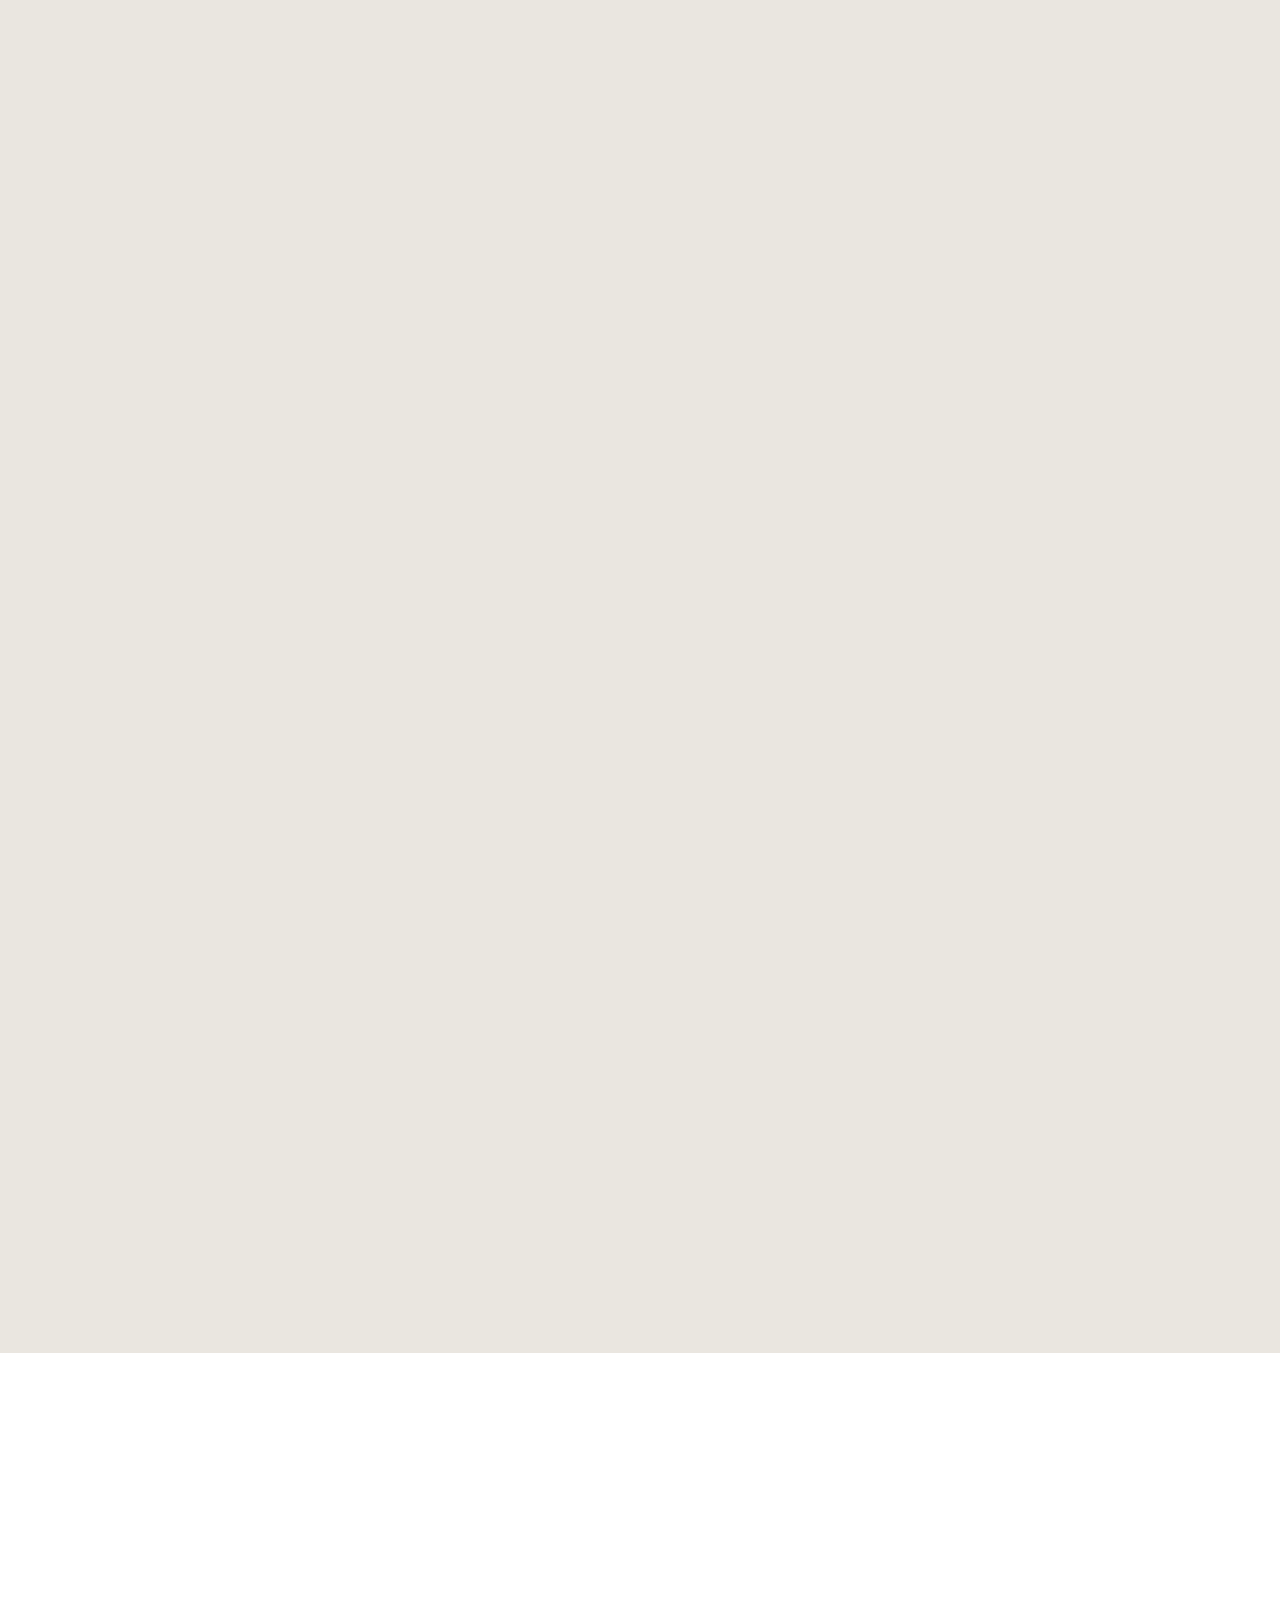
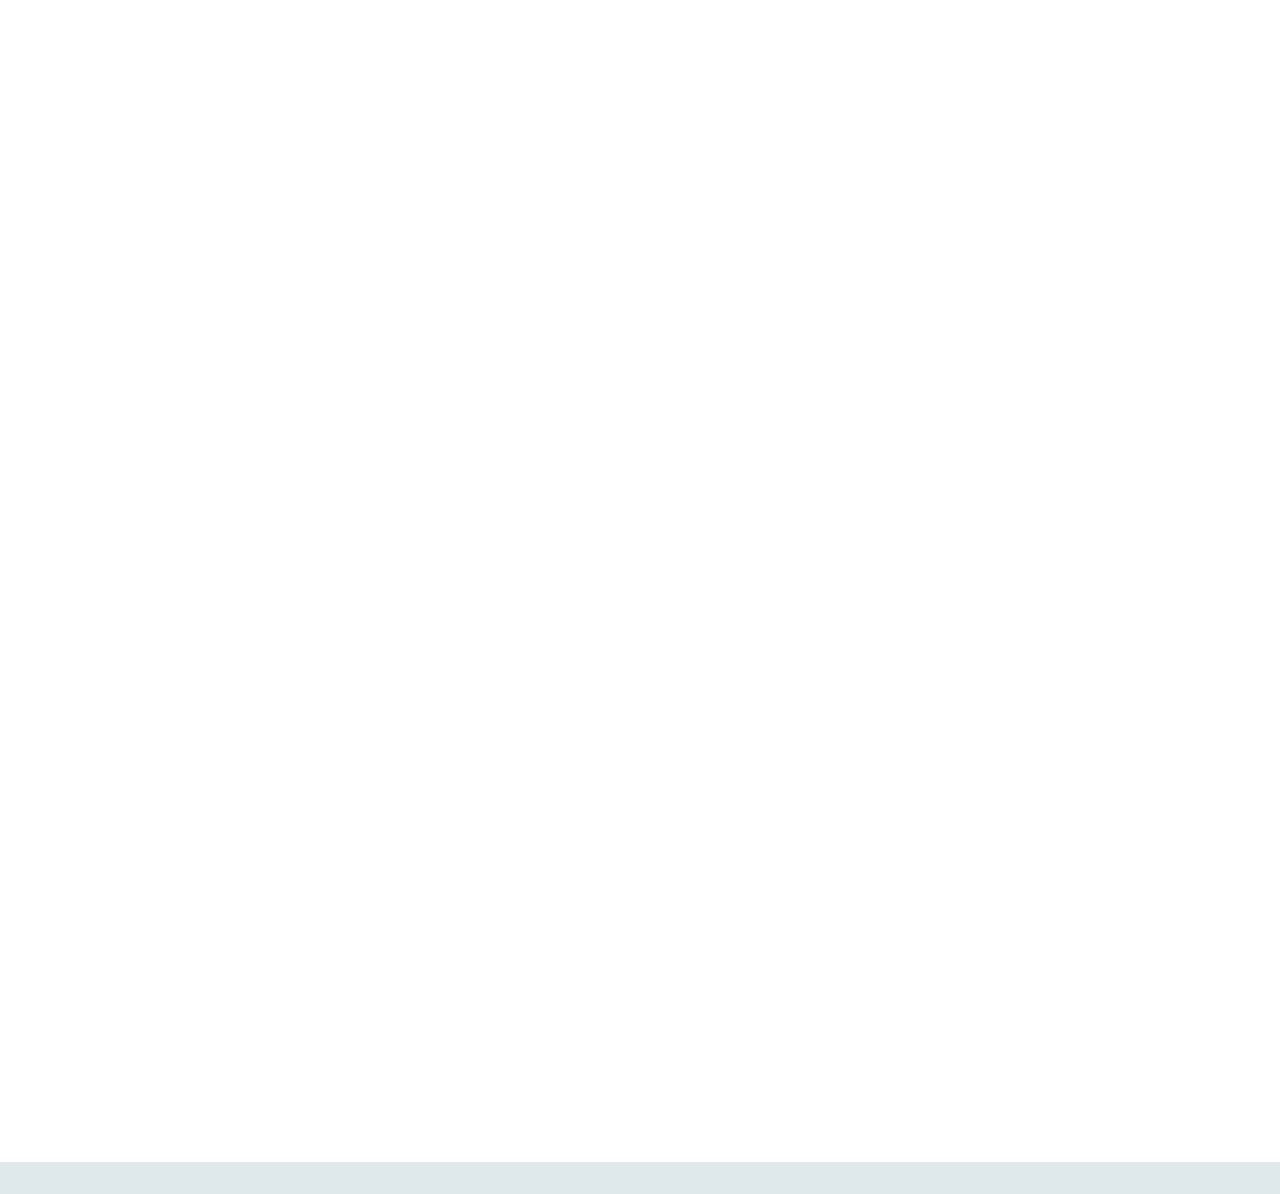
<file: gruppi-eventi.html>
<!doctype html>
<html lang="it">
  <head>
    <meta charset="utf-8">
    <meta name="viewport" content="width=device-width, initial-scale=1">
    <title>Country house per gruppi a Viterbo | Bio&amp;B Italyke</title>
    <meta name="description" content="Affitta Bio&amp;B Italyke in esclusiva: country house per gruppi fino a 10-12 persone, famiglie, amici, ritiri, team building e piccoli eventi nella Tuscia.">
    <meta name="robots" content="index, follow, max-image-preview:large">
    <link rel="canonical" href="https://matteo0386.github.io/bio-b-italyke/gruppi-eventi.html">
    <meta name="theme-color" content="#f6f4ef">
    <meta property="og:locale" content="it_IT">
    <meta property="og:type" content="website">
    <meta property="og:site_name" content="Bio&amp;B Italyke">
    <meta property="og:title" content="Country house per gruppi a Viterbo | Bio&amp;B Italyke">
    <meta property="og:description" content="Affitta Bio&amp;B Italyke in esclusiva: country house per gruppi fino a 10-12 persone, famiglie, amici, ritiri, team building e piccoli eventi nella Tuscia.">
    <meta property="og:url" content="https://matteo0386.github.io/bio-b-italyke/gruppi-eventi.html">
    <meta property="og:image" content="https://matteo0386.github.io/bio-b-italyke/assets/img/seo/og-gruppi-eventi.jpg">
    <meta property="og:image:secure_url" content="https://matteo0386.github.io/bio-b-italyke/assets/img/seo/og-gruppi-eventi.jpg">
    <meta property="og:image:width" content="1200">
    <meta property="og:image:height" content="630">
    <meta property="og:image:alt" content="Spazi condivisi del Bio&amp;B Italyke per gruppi e piccoli eventi">
    <meta name="twitter:card" content="summary_large_image">
    <meta name="twitter:title" content="Country house per gruppi a Viterbo | Bio&amp;B Italyke">
    <meta name="twitter:description" content="Affitta Bio&amp;B Italyke in esclusiva: country house per gruppi fino a 10-12 persone, famiglie, amici, ritiri, team building e piccoli eventi nella Tuscia.">
    <meta name="twitter:image" content="https://matteo0386.github.io/bio-b-italyke/assets/img/seo/og-gruppi-eventi.jpg">
    <meta name="twitter:image:alt" content="Spazi condivisi del Bio&amp;B Italyke per gruppi e piccoli eventi">
    <link rel="preload" href="assets/img/optimized/homepage-2.webp" as="image" fetchpriority="high" imagesrcset="assets/img/optimized/homepage-2-720.webp 720w, assets/img/optimized/homepage-2-1100.webp 1100w, assets/img/optimized/homepage-2.webp 1400w" imagesizes="100vw">
    <link rel="icon" href="assets/img/logo.png" type="image/png">
    <link rel="stylesheet" href="assets/css/styles.css?v=20260426-mobile-video-compat">
    <script type="application/ld+json">
{
  "@context": "https://schema.org",
  "@graph": [
    {
      "@type": "WebSite",
      "@id": "https://matteo0386.github.io/bio-b-italyke/#website",
      "url": "https://matteo0386.github.io/bio-b-italyke/",
      "name": "Bio&B Italyke",
      "inLanguage": "it-IT",
      "publisher": {
        "@id": "https://matteo0386.github.io/bio-b-italyke/#bio-b-italyke"
      }
    },
    {
      "@type": "BedAndBreakfast",
      "@id": "https://matteo0386.github.io/bio-b-italyke/#bio-b-italyke",
      "name": "Bio&B Italyke",
      "url": "https://matteo0386.github.io/bio-b-italyke/",
      "description": "Country house biosostenibile a Viterbo per soggiorni naturali, esperienze nella Tuscia e affitto dell'intera struttura per gruppi raccolti.",
      "image": [
        "https://matteo0386.github.io/bio-b-italyke/assets/img/seo/og-bio-b-italyke.jpg",
        "https://matteo0386.github.io/bio-b-italyke/assets/img/seo/og-gruppi-eventi.jpg"
      ],
      "telephone": "+39 392 304 8053",
      "email": "infobbitalyke@gmail.com",
      "address": {
        "@type": "PostalAddress",
        "addressLocality": "Viterbo",
        "addressRegion": "Lazio",
        "addressCountry": "IT"
      },
      "areaServed": [
        "Viterbo",
        "Tuscia",
        "Lazio"
      ],
      "amenityFeature": [
        {
          "@type": "LocationFeatureSpecification",
          "name": "Camere con bagno privato",
          "value": true
        },
        {
          "@type": "LocationFeatureSpecification",
          "name": "Colazione biologica",
          "value": true
        },
        {
          "@type": "LocationFeatureSpecification",
          "name": "Affitto intera country house per gruppi",
          "value": true
        },
        {
          "@type": "LocationFeatureSpecification",
          "name": "Vasca riscaldata a legna su richiesta",
          "value": true
        }
      ],
      "sameAs": [
        "https://www.instagram.com/bbitalyke/",
        "https://www.facebook.com/Bio-B-Italyke-751868454906189/"
      ],
      "makesOffer": [
        {
          "@type": "Offer",
          "name": "Intera country house per gruppi",
          "description": "Uso esclusivo della struttura per famiglie, amici, ritiri, team building e piccoli eventi fino a 10-12 persone.",
          "url": "https://matteo0386.github.io/bio-b-italyke/gruppi-eventi.html",
          "availability": "https://schema.org/InStock"
        },
        {
          "@type": "Offer",
          "name": "Camere e soggiorni bio nella Tuscia",
          "url": "https://matteo0386.github.io/bio-b-italyke/camere.html",
          "availability": "https://schema.org/InStock"
        }
      ]
    },
    {
      "@type": "WebPage",
      "@id": "https://matteo0386.github.io/bio-b-italyke/gruppi-eventi.html#webpage",
      "url": "https://matteo0386.github.io/bio-b-italyke/gruppi-eventi.html",
      "name": "Country house per gruppi a Viterbo | Bio&B Italyke",
      "description": "Affitta Bio&B Italyke in esclusiva: country house per gruppi fino a 10-12 persone, famiglie, amici, ritiri, team building e piccoli eventi nella Tuscia.",
      "inLanguage": "it-IT",
      "isPartOf": {
        "@id": "https://matteo0386.github.io/bio-b-italyke/#website"
      },
      "about": {
        "@id": "https://matteo0386.github.io/bio-b-italyke/#bio-b-italyke"
      },
      "primaryImageOfPage": {
        "@type": "ImageObject",
        "url": "https://matteo0386.github.io/bio-b-italyke/assets/img/seo/og-gruppi-eventi.jpg",
        "width": 1200,
        "height": 630
      },
      "keywords": "country house per gruppi Viterbo, location ritiri Tuscia, casa vacanze gruppi Lazio, eventi piccoli Viterbo"
    },
    {
      "@type": "BreadcrumbList",
      "@id": "https://matteo0386.github.io/bio-b-italyke/gruppi-eventi.html#breadcrumb",
      "itemListElement": [
        {
          "@type": "ListItem",
          "position": 1,
          "name": "Home",
          "item": "https://matteo0386.github.io/bio-b-italyke/"
        },
        {
          "@type": "ListItem",
          "position": 2,
          "name": "Gruppi & Eventi",
          "item": "https://matteo0386.github.io/bio-b-italyke/gruppi-eventi.html"
        }
      ]
    },
    {
      "@type": "EventVenue",
      "@id": "https://matteo0386.github.io/bio-b-italyke/gruppi-eventi.html#venue",
      "name": "Bio&B Italyke per gruppi ed eventi",
      "url": "https://matteo0386.github.io/bio-b-italyke/gruppi-eventi.html",
      "description": "Country house in esclusiva nella Tuscia per piccoli gruppi, ritiri, famiglie, amici e team building fino a 10-12 ospiti.",
      "maximumAttendeeCapacity": 12,
      "containedInPlace": {
        "@id": "https://matteo0386.github.io/bio-b-italyke/#bio-b-italyke"
      },
      "address": {
        "@type": "PostalAddress",
        "addressLocality": "Viterbo",
        "addressRegion": "Lazio",
        "addressCountry": "IT"
      },
      "image": "https://matteo0386.github.io/bio-b-italyke/assets/img/seo/og-gruppi-eventi.jpg"
    }
  ]
}
    </script>
    <script src="assets/js/main.js?v=20260426-mobile-video-compat" defer></script>
  </head>
  <body>
    <a class="skip-link" href="#main">Salta al contenuto</a>

    <header class="site-header" data-site-header>
      <div class="header-left">
        <button class="menu-toggle" type="button" aria-expanded="false" aria-controls="site-menu" data-menu-toggle>
          <span class="menu-toggle__lines" aria-hidden="true"><span></span><span></span></span>
          <span class="sr-only">Apri menu</span>
        </button>
        <a class="header-link" href="mailto:infobbitalyke@gmail.com">email</a>
      </div>
      <div class="header-right">
        <a class="header-link" href="tel:+393923048053">+39 392 304 8053</a>
        <a class="header-link header-link--subtle" href="contatti.html">contatti</a>
        <a class="header-pill header-pill--booking" href="prenotazione.html">prenota online</a>
      </div>
    </header>

    <aside class="site-menu" id="site-menu" data-site-menu aria-hidden="true">
      <div class="site-menu__backdrop"></div>
      <div class="site-menu__inner">
        <div class="site-menu__side">
          <div><a class="site-menu__logo" href="index.html" aria-label="Bio&amp;B Italyke home"><img src="assets/img/logo.png" alt="Bio&amp;B Italyke" decoding="async" loading="lazy"></a><p>Viterbo, Tuscia<br>ospitalità naturale, colazione bio, silenzio.</p></div>
          <div class="site-menu__small"><a href="https://www.instagram.com/bbitalyke/?hl=it" target="_blank" rel="noopener" aria-label="Instagram"><svg aria-hidden="true" viewBox="0 0 24 24"><rect x="5" y="5" width="14" height="14" rx="4" fill="none" stroke="currentColor" stroke-width="1.6"></rect><circle cx="12" cy="12" r="3.2" fill="none" stroke="currentColor" stroke-width="1.6"></circle><circle cx="16.4" cy="7.7" r="1" fill="currentColor"></circle></svg></a><a href="https://www.facebook.com/Bio-B-Italyke-751868454906189/" target="_blank" rel="noopener" aria-label="Facebook"><svg aria-hidden="true" viewBox="0 0 24 24"><path fill="currentColor" d="M13.3 21v-7.3h2.45l.38-2.86H13.3V9.02c0-.82.23-1.38 1.41-1.38h1.5V5.08c-.26-.04-1.15-.12-2.18-.12-2.16 0-3.64 1.32-3.64 3.74v2.14H7.95v2.86h2.44V21h2.91Z"></path></svg></a><a href="https://wa.me/393923048053" target="_blank" rel="noopener" aria-label="WhatsApp"><svg aria-hidden="true" viewBox="0 0 24 24"><path fill="currentColor" d="M19.1 4.9A9.9 9.9 0 0 0 3.6 16.8L2.5 21.5l4.8-1.1a9.8 9.8 0 0 0 4.7 1.2h.1A9.9 9.9 0 0 0 19.1 4.9Zm-7 15a8.1 8.1 0 0 1-4.1-1.1l-.3-.2-2.8.7.7-2.7-.2-.3a8.1 8.1 0 1 1 6.7 3.6Zm4.5-6.1c-.2-.1-1.4-.7-1.6-.8-.2-.1-.4-.1-.6.1-.2.3-.6.8-.8.9-.1.2-.3.2-.5.1-.2-.1-1-.4-1.9-1.2-.7-.6-1.2-1.4-1.3-1.6-.1-.2 0-.4.1-.5l.4-.5c.1-.2.2-.3.3-.5.1-.2 0-.4 0-.5s-.6-1.4-.8-1.9c-.2-.5-.4-.4-.6-.4h-.5c-.2 0-.5.1-.7.3-.2.3-.9.9-.9 2.1s.9 2.5 1 2.7c.1.2 1.7 2.7 4.2 3.7.6.3 1 .4 1.4.5.6.2 1.1.1 1.5.1.5-.1 1.4-.6 1.6-1.1.2-.6.2-1 .2-1.1-.1-.2-.3-.2-.5-.3Z"></path></svg></a></div>
        </div>
        <nav class="site-menu__nav" aria-label="Navigazione principale">
          <a href="index.html"><span class="site-menu__index">01</span><span class="site-menu__title">Home</span><span class="site-menu__hint">inizio</span></a>
          <a href="camere.html"><span class="site-menu__index">02</span><span class="site-menu__title">Camere</span><span class="site-menu__hint">riposo naturale</span></a>
          <a href="esperienze.html"><span class="site-menu__index">03</span><span class="site-menu__title">Esperienze</span><span class="site-menu__hint">vasca e sapori</span></a>
          <a href="gruppi-eventi.html"><span class="site-menu__index">04</span><span class="site-menu__title">Gruppi</span><span class="site-menu__hint">la casa intera</span></a>
          <a href="territorio.html"><span class="site-menu__index">05</span><span class="site-menu__title">Tuscia</span><span class="site-menu__hint">dintorni</span></a>
          <a href="contatti.html"><span class="site-menu__index">06</span><span class="site-menu__title">Contatti</span><span class="site-menu__hint">richiesta diretta</span></a>
        </nav>
      </div>
    </aside>

    <main id="main">
      <section class="page-hero">
        <img class="page-hero__image" src="assets/img/optimized/homepage-2.webp" alt="Sala comune pronta per un gruppo al Bio&amp;B Italyke" decoding="async" loading="eager" fetchpriority="high" srcset="assets/img/optimized/homepage-2-720.webp 720w, assets/img/optimized/homepage-2-1100.webp 1100w, assets/img/optimized/homepage-2.webp 1400w" sizes="100vw">
        <div class="container page-hero__content">
          <p class="eyebrow">Gruppi &amp; Eventi</p>
          <h1>Una country house intera, solo per voi</h1>
          <p>Famiglie, amici, piccoli eventi e ritiri: fino a 10-12 persone, con camere, giardino, vasca e una proposta costruita senza pacchetti rigidi.</p>
        </div>
      </section>

      <section class="section">
        <div class="container editorial">
          <div class="editorial__media reveal">
            <img src="assets/img/optimized/gruppi.webp" alt="Spazi del Bio&amp;B Italyke per gruppi" decoding="async" loading="lazy" srcset="assets/img/optimized/gruppi-720.webp 720w, assets/img/optimized/gruppi-1100.webp 1100w, assets/img/optimized/gruppi.webp 1400w" sizes="(max-width: 760px) calc(100vw - 28px), 50vw">
          </div>
          <div class="editorial__text reveal">
            <p class="eyebrow">La casa tutta vostra</p>
            <h2>Non una sala eventi. Una casa vera</h2>
            <p>Affittare l'intera struttura significa vivere camere, living, giardino ed esterni con privacy. Gli orari diventano più flessibili, le esperienze si organizzano con calma e il soggiorno prende la forma dell'occasione.</p>
            <p>Italyke è adatto a gruppi piccoli che cercano cura, natura e informalità elegante, lontano dall'impersonalità di una struttura grande.</p>
            <a class="button" href="contatti.html">richiedi preventivo</a>
          </div>
        </div>
      </section>

      <section class="section section--mist">
        <div class="container">
          <div class="feature-grid reveal">
            <article class="feature"><h3>10-12 ospiti</h3><p>La dimensione ideale per un gruppo raccolto, facile da gestire e da far stare bene.</p></article>
            <article class="feature"><h3>4 camere</h3><p>Stanze indipendenti con bagno privato, biancheria e colazione inclusa.</p></article>
            <article class="feature"><h3>Spazi comuni</h3><p>Giardino, living, esterni, parcheggio e tempo condiviso senza fretta.</p></article>
            <article class="feature"><h3>Esperienze</h3><p>Vasca, cene, massaggi, itinerari e proposte costruite intorno al gruppo.</p></article>
          </div>
        </div>
      </section>

      <section class="section">
        <div class="container split-list">
          <div class="editorial__text reveal">
            <p class="eyebrow">Occasioni</p>
            <h2>Quando il gruppo conta più del programma</h2>
          </div>
          <div class="text-list reveal">
            <article><span>famiglie</span><h3>Ricorrenze intime</h3><p>Compleanni, anniversari, ritrovi e giornate lente tra generazioni diverse.</p></article>
            <article><span>amici</span><h3>Weekend condivisi</h3><p>Colazioni lunghe, barbecue, terme, vasca e rientri nel verde.</p></article>
            <article><span>ritiri</span><h3>Benessere e team</h3><p>Yoga, piccole pratiche, team building e giornate di disconnessione.</p></article>
          </div>
        </div>
      </section>

      <section class="section section--sky">
        <div class="container gallery-band reveal">
          <img src="assets/img/optimized/homepage-3.webp" alt="Spazio comune della country house" decoding="async" loading="lazy" srcset="assets/img/optimized/homepage-3-720.webp 720w, assets/img/optimized/homepage-3-1100.webp 1100w, assets/img/optimized/homepage-3.webp 1400w" sizes="(max-width: 760px) calc(100vw - 28px), 33vw">
          <img src="assets/img/optimized/homepage-4.webp" alt="Sala giochi per momenti condivisi" decoding="async" loading="lazy" srcset="assets/img/optimized/homepage-4-720.webp 720w, assets/img/optimized/homepage-4-1100.webp 1100w, assets/img/optimized/homepage-4.webp 1400w" sizes="(max-width: 760px) calc(100vw - 28px), 33vw">
          <img src="assets/img/optimized/camere-6.webp" alt="Camera in legno per ospiti del gruppo" decoding="async" loading="lazy" srcset="assets/img/optimized/camere-6-720.webp 720w, assets/img/optimized/camere-6-1100.webp 1100w, assets/img/optimized/camere-6.webp 1400w" sizes="(max-width: 760px) calc(100vw - 28px), 33vw">
        </div>
      </section>

      <section class="cta">
        <img src="assets/img/optimized/hompegae-11.webp" alt="" decoding="async" loading="lazy" srcset="assets/img/optimized/hompegae-11-720.webp 720w, assets/img/optimized/hompegae-11-1100.webp 1100w, assets/img/optimized/hompegae-11.webp 1400w" sizes="100vw">
        <div class="container">
          <div class="cta__inner reveal">
            <p class="eyebrow">Preventivo diretto</p>
            <h2>Raccontaci chi arriva e cosa vuoi vivere</h2>
            <p>Numero di ospiti, date, occasione, eventuale cena o vasca: con queste informazioni possiamo rispondere con una proposta concreta.</p>
            <div class="button-row"><a class="button button--light" href="https://wa.me/393923048053?text=Buongiorno%2C%20vorrei%20un%20preventivo%20per%20affittare%20la%20country%20house%20Bio%26B%20Italyke." target="_blank" rel="noopener">preventivo WhatsApp</a><a class="text-button button--light" href="contatti.html">modulo contatti</a></div>
          </div>
        </div>
      </section>
    </main>

    <footer class="site-footer" id="footer">
      <div class="container footer-grid">
        <div><a class="footer-brand" href="index.html"><img src="assets/img/logo.png" alt="Bio&amp;B Italyke" decoding="async" loading="lazy"></a><p>Country house biosostenibile a Viterbo, nel cuore verde della Tuscia.</p><a class="button button--light footer-booking" href="prenotazione.html">prenota online</a></div>
        <div><h2>Contatti</h2><p><a href="tel:+393923048053">+39 392 304 8053</a><br><a href="mailto:infobbitalyke@gmail.com">infobbitalyke@gmail.com</a></p><p>Strada Cuculo 11<br>01100 Viterbo (VT)</p></div>
        <div><h2>Scopri</h2><nav class="footer-nav" aria-label="Navigazione footer"><a href="camere.html">Camere</a><a href="esperienze.html">Esperienze</a><a href="gruppi-eventi.html">Gruppi &amp; Eventi</a><a href="territorio.html">Territorio</a><a href="contatti.html">Contatti</a></nav></div>
      </div>
      <div class="container footer-bottom"><span>&copy; 2026 Bio&amp;B Italyke</span><span class="footer-socials"><a href="https://www.instagram.com/bbitalyke/?hl=it" target="_blank" rel="noopener" aria-label="Instagram"><svg aria-hidden="true" viewBox="0 0 24 24"><rect x="5" y="5" width="14" height="14" rx="4" fill="none" stroke="currentColor" stroke-width="1.6"></rect><circle cx="12" cy="12" r="3.2" fill="none" stroke="currentColor" stroke-width="1.6"></circle><circle cx="16.4" cy="7.7" r="1" fill="currentColor"></circle></svg></a><a href="https://www.facebook.com/Bio-B-Italyke-751868454906189/" target="_blank" rel="noopener" aria-label="Facebook"><svg aria-hidden="true" viewBox="0 0 24 24"><path fill="currentColor" d="M13.3 21v-7.3h2.45l.38-2.86H13.3V9.02c0-.82.23-1.38 1.41-1.38h1.5V5.08c-.26-.04-1.15-.12-2.18-.12-2.16 0-3.64 1.32-3.64 3.74v2.14H7.95v2.86h2.44V21h2.91Z"></path></svg></a></span></div>
    </footer>

    <div class="mobile-actions" aria-label="Azioni rapide">
      <a class="mobile-actions__icon mobile-actions__icon--call" href="tel:+393923048053" aria-label="Chiama Bio&amp;B Italyke"><span>Chiama</span></a>
      <a class="mobile-actions__primary mobile-actions__primary--whatsapp" href="https://wa.me/393923048053?text=Buongiorno%2C%20vorrei%20un%20preventivo%20gruppo%20per%20Bio%26B%20Italyke." target="_blank" rel="noopener" aria-label="Richiedi un preventivo gruppo su WhatsApp"><span>Gruppi</span></a>
      <a class="mobile-actions__icon mobile-actions__icon--request" href="contatti.html" aria-label="Apri il modulo richiesta"><span>Richiesta</span></a>
    </div>
  </body>
</html>
</file>
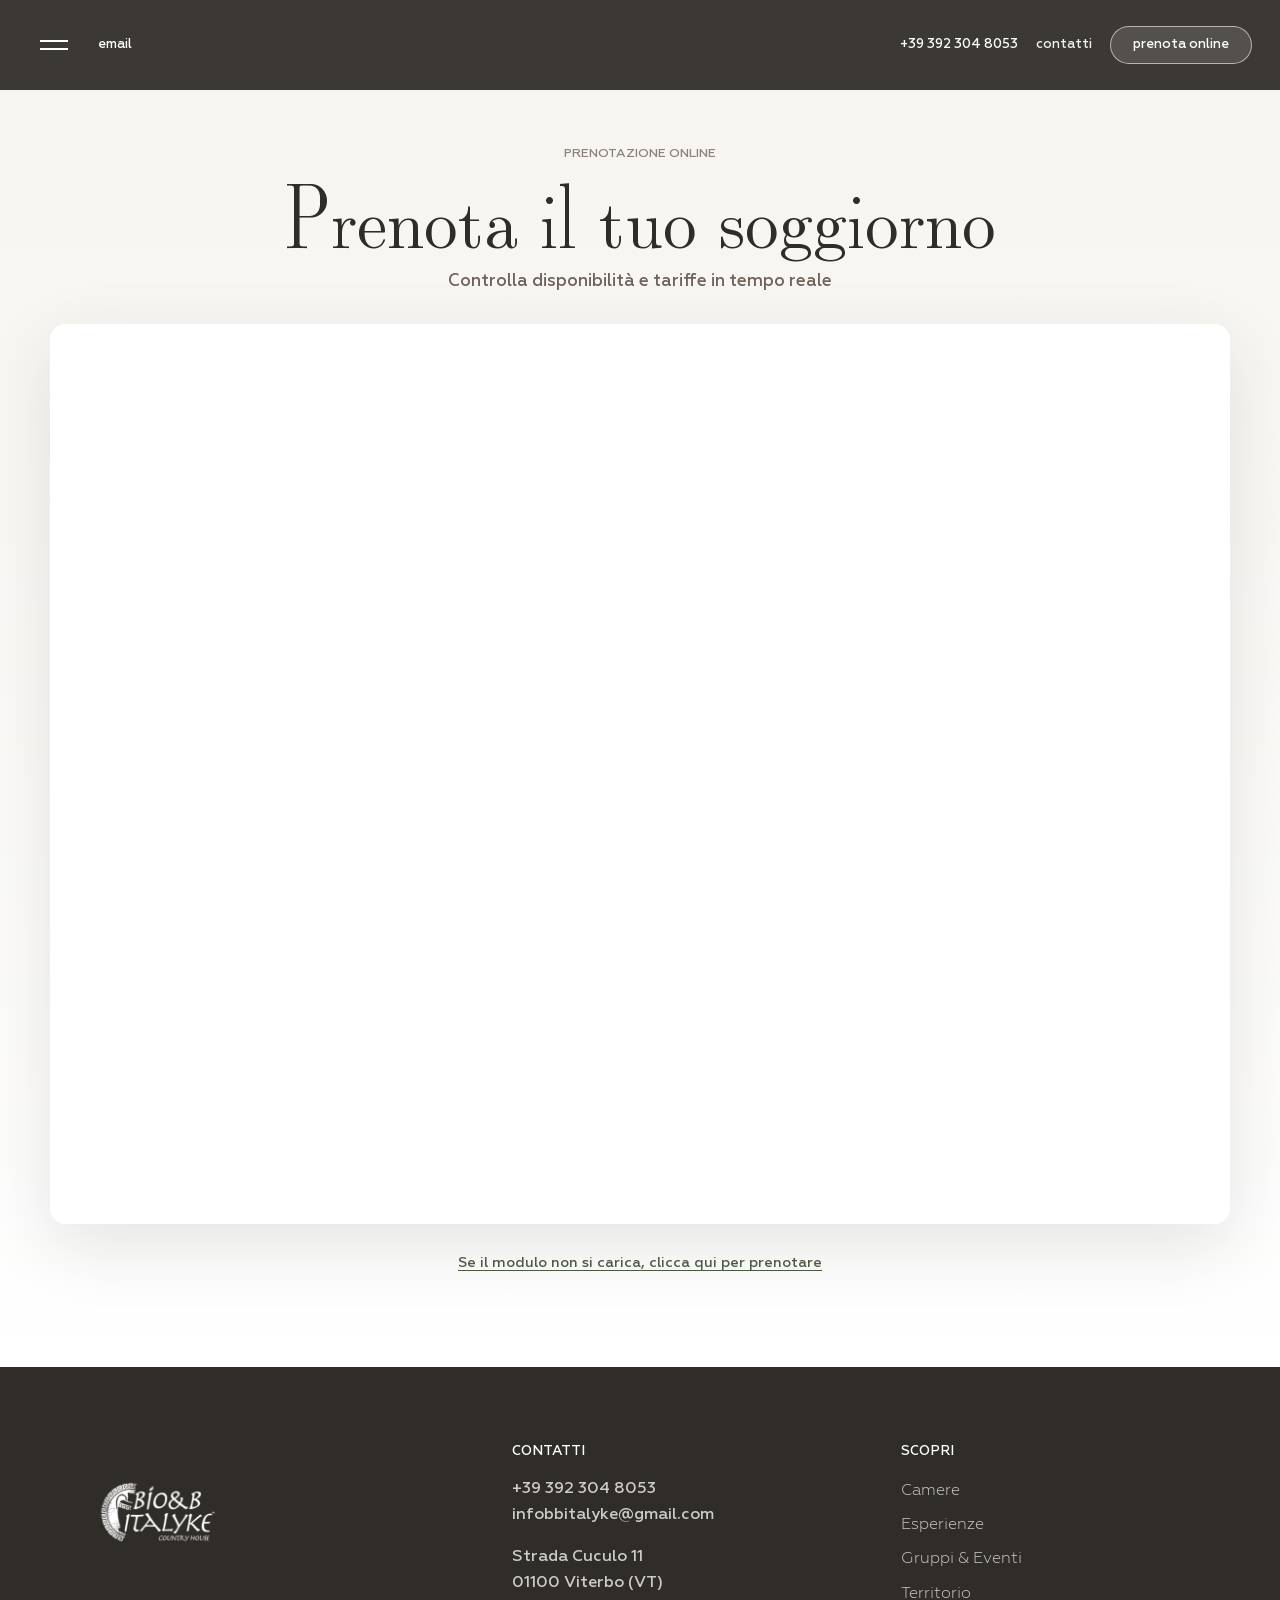
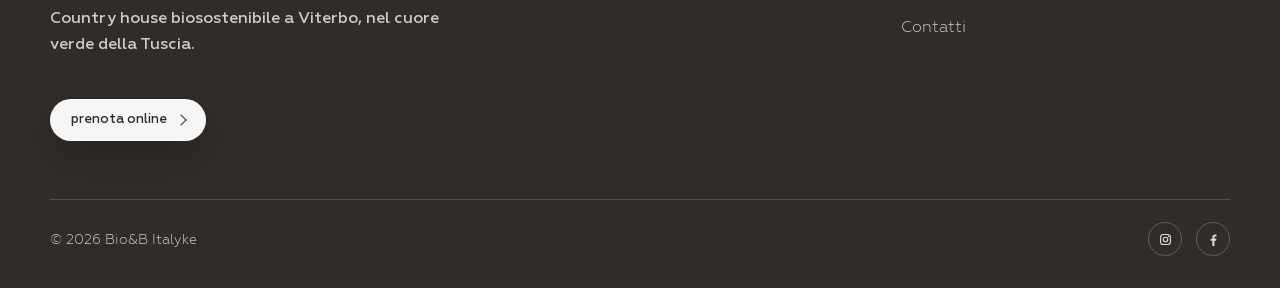
<file: prenota.html>
<!doctype html>
<html lang="it">
  <head>
    <meta charset="utf-8">
    <meta name="viewport" content="width=device-width, initial-scale=1">
    <title>Prenotazione diretta | Bio&amp;B Italyke</title>
    <meta name="description" content="Alias di prenotazione per Bio&amp;B Italyke: controlla disponibilità e tariffe online o richiedi una proposta per gruppi e soggiorni a Viterbo.">
    <meta name="robots" content="noindex, follow, max-image-preview:large">
    <link rel="canonical" href="https://matteo0386.github.io/bio-b-italyke/prenotazione.html">
    <meta name="theme-color" content="#f6f4ef">
    <meta property="og:locale" content="it_IT">
    <meta property="og:type" content="website">
    <meta property="og:site_name" content="Bio&amp;B Italyke">
    <meta property="og:title" content="Prenotazione diretta | Bio&amp;B Italyke">
    <meta property="og:description" content="Alias di prenotazione per Bio&amp;B Italyke: controlla disponibilità e tariffe online o richiedi una proposta per gruppi e soggiorni a Viterbo.">
    <meta property="og:url" content="https://matteo0386.github.io/bio-b-italyke/prenotazione.html">
    <meta property="og:image" content="https://matteo0386.github.io/bio-b-italyke/assets/img/seo/og-bio-b-italyke.jpg">
    <meta property="og:image:secure_url" content="https://matteo0386.github.io/bio-b-italyke/assets/img/seo/og-bio-b-italyke.jpg">
    <meta property="og:image:width" content="1200">
    <meta property="og:image:height" content="630">
    <meta property="og:image:alt" content="Bio&amp;B Italyke nella campagna di Viterbo">
    <meta name="twitter:card" content="summary_large_image">
    <meta name="twitter:title" content="Prenotazione diretta | Bio&amp;B Italyke">
    <meta name="twitter:description" content="Alias di prenotazione per Bio&amp;B Italyke: controlla disponibilità e tariffe online o richiedi una proposta per gruppi e soggiorni a Viterbo.">
    <meta name="twitter:image" content="https://matteo0386.github.io/bio-b-italyke/assets/img/seo/og-bio-b-italyke.jpg">
    <meta name="twitter:image:alt" content="Bio&amp;B Italyke nella campagna di Viterbo">
    <link rel="preconnect" href="https://bio-b-italyke.amenitiz.io" crossorigin>
    <link rel="icon" href="assets/img/logo.png" type="image/png">
    <link rel="stylesheet" href="assets/css/styles.css?v=20260426-mobile-video-compat">
    <script type="application/ld+json">
{
  "@context": "https://schema.org",
  "@graph": [
    {
      "@type": "WebSite",
      "@id": "https://matteo0386.github.io/bio-b-italyke/#website",
      "url": "https://matteo0386.github.io/bio-b-italyke/",
      "name": "Bio&B Italyke",
      "inLanguage": "it-IT",
      "publisher": {
        "@id": "https://matteo0386.github.io/bio-b-italyke/#bio-b-italyke"
      }
    },
    {
      "@type": "BedAndBreakfast",
      "@id": "https://matteo0386.github.io/bio-b-italyke/#bio-b-italyke",
      "name": "Bio&B Italyke",
      "url": "https://matteo0386.github.io/bio-b-italyke/",
      "description": "Country house biosostenibile a Viterbo per soggiorni naturali, esperienze nella Tuscia e affitto dell'intera struttura per gruppi raccolti.",
      "image": [
        "https://matteo0386.github.io/bio-b-italyke/assets/img/seo/og-bio-b-italyke.jpg",
        "https://matteo0386.github.io/bio-b-italyke/assets/img/seo/og-gruppi-eventi.jpg"
      ],
      "telephone": "+39 392 304 8053",
      "email": "infobbitalyke@gmail.com",
      "address": {
        "@type": "PostalAddress",
        "addressLocality": "Viterbo",
        "addressRegion": "Lazio",
        "addressCountry": "IT"
      },
      "areaServed": [
        "Viterbo",
        "Tuscia",
        "Lazio"
      ],
      "amenityFeature": [
        {
          "@type": "LocationFeatureSpecification",
          "name": "Camere con bagno privato",
          "value": true
        },
        {
          "@type": "LocationFeatureSpecification",
          "name": "Colazione biologica",
          "value": true
        },
        {
          "@type": "LocationFeatureSpecification",
          "name": "Affitto intera country house per gruppi",
          "value": true
        },
        {
          "@type": "LocationFeatureSpecification",
          "name": "Vasca riscaldata a legna su richiesta",
          "value": true
        }
      ],
      "sameAs": [
        "https://www.instagram.com/bbitalyke/",
        "https://www.facebook.com/Bio-B-Italyke-751868454906189/"
      ],
      "makesOffer": [
        {
          "@type": "Offer",
          "name": "Intera country house per gruppi",
          "description": "Uso esclusivo della struttura per famiglie, amici, ritiri, team building e piccoli eventi fino a 10-12 persone.",
          "url": "https://matteo0386.github.io/bio-b-italyke/gruppi-eventi.html",
          "availability": "https://schema.org/InStock"
        },
        {
          "@type": "Offer",
          "name": "Camere e soggiorni bio nella Tuscia",
          "url": "https://matteo0386.github.io/bio-b-italyke/camere.html",
          "availability": "https://schema.org/InStock"
        }
      ]
    },
    {
      "@type": "WebPage",
      "@id": "https://matteo0386.github.io/bio-b-italyke/prenotazione.html#webpage",
      "url": "https://matteo0386.github.io/bio-b-italyke/prenotazione.html",
      "name": "Prenotazione diretta | Bio&B Italyke",
      "description": "Alias di prenotazione per Bio&B Italyke: controlla disponibilità e tariffe online o richiedi una proposta per gruppi e soggiorni a Viterbo.",
      "inLanguage": "it-IT",
      "isPartOf": {
        "@id": "https://matteo0386.github.io/bio-b-italyke/#website"
      },
      "about": {
        "@id": "https://matteo0386.github.io/bio-b-italyke/#bio-b-italyke"
      },
      "primaryImageOfPage": {
        "@type": "ImageObject",
        "url": "https://matteo0386.github.io/bio-b-italyke/assets/img/seo/og-bio-b-italyke.jpg",
        "width": 1200,
        "height": 630
      },
      "keywords": "prenotare Bio&B Italyke, B&B Viterbo booking"
    },
    {
      "@type": "BreadcrumbList",
      "@id": "https://matteo0386.github.io/bio-b-italyke/prenotazione.html#breadcrumb",
      "itemListElement": [
        {
          "@type": "ListItem",
          "position": 1,
          "name": "Home",
          "item": "https://matteo0386.github.io/bio-b-italyke/"
        },
        {
          "@type": "ListItem",
          "position": 2,
          "name": "Prenotazione",
          "item": "https://matteo0386.github.io/bio-b-italyke/prenotazione.html"
        }
      ]
    }
  ]
}
    </script>
    <script src="assets/js/main.js?v=20260426-mobile-video-compat" defer></script>
  </head>
  <body class="booking-page">
    <a class="skip-link" href="#main">Salta al contenuto</a>

    <header class="site-header" data-site-header>
      <div class="header-left">
        <button class="menu-toggle" type="button" aria-expanded="false" aria-controls="site-menu" data-menu-toggle>
          <span class="menu-toggle__lines" aria-hidden="true"><span></span><span></span></span>
          <span class="sr-only">Apri menu</span>
        </button>
        <a class="header-link" href="mailto:infobbitalyke@gmail.com">email</a>
      </div>
      <div class="header-right">
        <a class="header-link" href="tel:+393923048053">+39 392 304 8053</a>
        <a class="header-link header-link--subtle" href="contatti.html">contatti</a>
        <a class="header-pill header-pill--booking" href="prenotazione.html">prenota online</a>
      </div>
    </header>

    <aside class="site-menu" id="site-menu" data-site-menu aria-hidden="true">
      <div class="site-menu__backdrop"></div>
      <div class="site-menu__inner">
        <div class="site-menu__side">
          <div><a class="site-menu__logo" href="index.html" aria-label="Bio&amp;B Italyke home"><img src="assets/img/logo.png" alt="Bio&amp;B Italyke" decoding="async" loading="lazy"></a><p>Viterbo, Tuscia<br>ospitalità naturale, colazione bio, silenzio.</p></div>
          <div class="site-menu__small"><a href="https://www.instagram.com/bbitalyke/?hl=it" target="_blank" rel="noopener" aria-label="Instagram"><svg aria-hidden="true" viewBox="0 0 24 24"><rect x="5" y="5" width="14" height="14" rx="4" fill="none" stroke="currentColor" stroke-width="1.6"></rect><circle cx="12" cy="12" r="3.2" fill="none" stroke="currentColor" stroke-width="1.6"></circle><circle cx="16.4" cy="7.7" r="1" fill="currentColor"></circle></svg></a><a href="https://www.facebook.com/Bio-B-Italyke-751868454906189/" target="_blank" rel="noopener" aria-label="Facebook"><svg aria-hidden="true" viewBox="0 0 24 24"><path fill="currentColor" d="M13.3 21v-7.3h2.45l.38-2.86H13.3V9.02c0-.82.23-1.38 1.41-1.38h1.5V5.08c-.26-.04-1.15-.12-2.18-.12-2.16 0-3.64 1.32-3.64 3.74v2.14H7.95v2.86h2.44V21h2.91Z"></path></svg></a><a href="https://wa.me/393923048053" target="_blank" rel="noopener" aria-label="WhatsApp"><svg aria-hidden="true" viewBox="0 0 24 24"><path fill="currentColor" d="M19.1 4.9A9.9 9.9 0 0 0 3.6 16.8L2.5 21.5l4.8-1.1a9.8 9.8 0 0 0 4.7 1.2h.1A9.9 9.9 0 0 0 19.1 4.9Zm-7 15a8.1 8.1 0 0 1-4.1-1.1l-.3-.2-2.8.7.7-2.7-.2-.3a8.1 8.1 0 1 1 6.7 3.6Zm4.5-6.1c-.2-.1-1.4-.7-1.6-.8-.2-.1-.4-.1-.6.1-.2.3-.6.8-.8.9-.1.2-.3.2-.5.1-.2-.1-1-.4-1.9-1.2-.7-.6-1.2-1.4-1.3-1.6-.1-.2 0-.4.1-.5l.4-.5c.1-.2.2-.3.3-.5.1-.2 0-.4 0-.5s-.6-1.4-.8-1.9c-.2-.5-.4-.4-.6-.4h-.5c-.2 0-.5.1-.7.3-.2.3-.9.9-.9 2.1s.9 2.5 1 2.7c.1.2 1.7 2.7 4.2 3.7.6.3 1 .4 1.4.5.6.2 1.1.1 1.5.1.5-.1 1.4-.6 1.6-1.1.2-.6.2-1 .2-1.1-.1-.2-.3-.2-.5-.3Z"></path></svg></a></div>
        </div>
        <nav class="site-menu__nav" aria-label="Navigazione principale">
          <a href="index.html"><span class="site-menu__index">01</span><span class="site-menu__title">Home</span><span class="site-menu__hint">inizio</span></a>
          <a href="camere.html"><span class="site-menu__index">02</span><span class="site-menu__title">Camere</span><span class="site-menu__hint">riposo naturale</span></a>
          <a href="esperienze.html"><span class="site-menu__index">03</span><span class="site-menu__title">Esperienze</span><span class="site-menu__hint">vasca e sapori</span></a>
          <a href="gruppi-eventi.html"><span class="site-menu__index">04</span><span class="site-menu__title">Gruppi</span><span class="site-menu__hint">la casa intera</span></a>
          <a href="territorio.html"><span class="site-menu__index">05</span><span class="site-menu__title">Tuscia</span><span class="site-menu__hint">dintorni</span></a>
          <a href="contatti.html"><span class="site-menu__index">06</span><span class="site-menu__title">Contatti</span><span class="site-menu__hint">richiesta diretta</span></a>
        </nav>
      </div>
    </aside>

    <main id="main">
      <section class="booking-section" aria-labelledby="booking-title">
        <div class="container booking-engine reveal">
          <div class="booking-engine__head">
            <p class="eyebrow">Prenotazione online</p>
            <h1 id="booking-title">Prenota il tuo soggiorno</h1>
            <p>Controlla disponibilità e tariffe in tempo reale</p>
          </div>

          <!-- Booking engine Amenitiz incorporato nella pagina prenotazione. -->
          <div class="booking-engine__frame">
            <iframe src="https://bio-b-italyke.amenitiz.io/it/booking/room#DatesGuests-BE" title="Booking engine Amenitiz per Bio&amp;B Italyke" loading="lazy"></iframe>
          </div>

          <!-- Link di fallback per aprire il booking engine fuori dall'iframe. -->
          <p class="booking-engine__fallback">
            <a href="https://bio-b-italyke.amenitiz.io/it/booking/room#DatesGuests-BE" target="_blank" rel="noopener">Se il modulo non si carica, clicca qui per prenotare</a>
          </p>
        </div>
      </section>
    </main>

    <footer class="site-footer" id="footer">
      <div class="container footer-grid">
        <div><a class="footer-brand" href="index.html"><img src="assets/img/logo.png" alt="Bio&amp;B Italyke" decoding="async" loading="lazy"></a><p>Country house biosostenibile a Viterbo, nel cuore verde della Tuscia.</p><a class="button button--light footer-booking" href="prenotazione.html">prenota online</a></div>
        <div><h2>Contatti</h2><p><a href="tel:+393923048053">+39 392 304 8053</a><br><a href="mailto:infobbitalyke@gmail.com">infobbitalyke@gmail.com</a></p><p>Strada Cuculo 11<br>01100 Viterbo (VT)</p></div>
        <div><h2>Scopri</h2><nav class="footer-nav" aria-label="Navigazione footer"><a href="camere.html">Camere</a><a href="esperienze.html">Esperienze</a><a href="gruppi-eventi.html">Gruppi &amp; Eventi</a><a href="territorio.html">Territorio</a><a href="contatti.html">Contatti</a></nav></div>
      </div>
      <div class="container footer-bottom"><span>&copy; 2026 Bio&amp;B Italyke</span><span class="footer-socials"><a href="https://www.instagram.com/bbitalyke/?hl=it" target="_blank" rel="noopener" aria-label="Instagram"><svg aria-hidden="true" viewBox="0 0 24 24"><rect x="5" y="5" width="14" height="14" rx="4" fill="none" stroke="currentColor" stroke-width="1.6"></rect><circle cx="12" cy="12" r="3.2" fill="none" stroke="currentColor" stroke-width="1.6"></circle><circle cx="16.4" cy="7.7" r="1" fill="currentColor"></circle></svg></a><a href="https://www.facebook.com/Bio-B-Italyke-751868454906189/" target="_blank" rel="noopener" aria-label="Facebook"><svg aria-hidden="true" viewBox="0 0 24 24"><path fill="currentColor" d="M13.3 21v-7.3h2.45l.38-2.86H13.3V9.02c0-.82.23-1.38 1.41-1.38h1.5V5.08c-.26-.04-1.15-.12-2.18-.12-2.16 0-3.64 1.32-3.64 3.74v2.14H7.95v2.86h2.44V21h2.91Z"></path></svg></a></span></div>
    </footer>

    <div class="mobile-actions" aria-label="Azioni rapide">
      <a class="mobile-actions__icon mobile-actions__icon--call" href="tel:+393923048053" aria-label="Chiama Bio&amp;B Italyke"><span>Chiama</span></a>
      <a class="mobile-actions__primary mobile-actions__primary--book" href="https://bio-b-italyke.amenitiz.io/it/booking/room#DatesGuests-BE" target="_blank" rel="noopener" aria-label="Apri la prenotazione online"><span>Prenota</span></a>
      <a class="mobile-actions__icon mobile-actions__icon--request" href="contatti.html" aria-label="Apri i contatti"><span>Contatti</span></a>
    </div>
  </body>
</html>
</file>
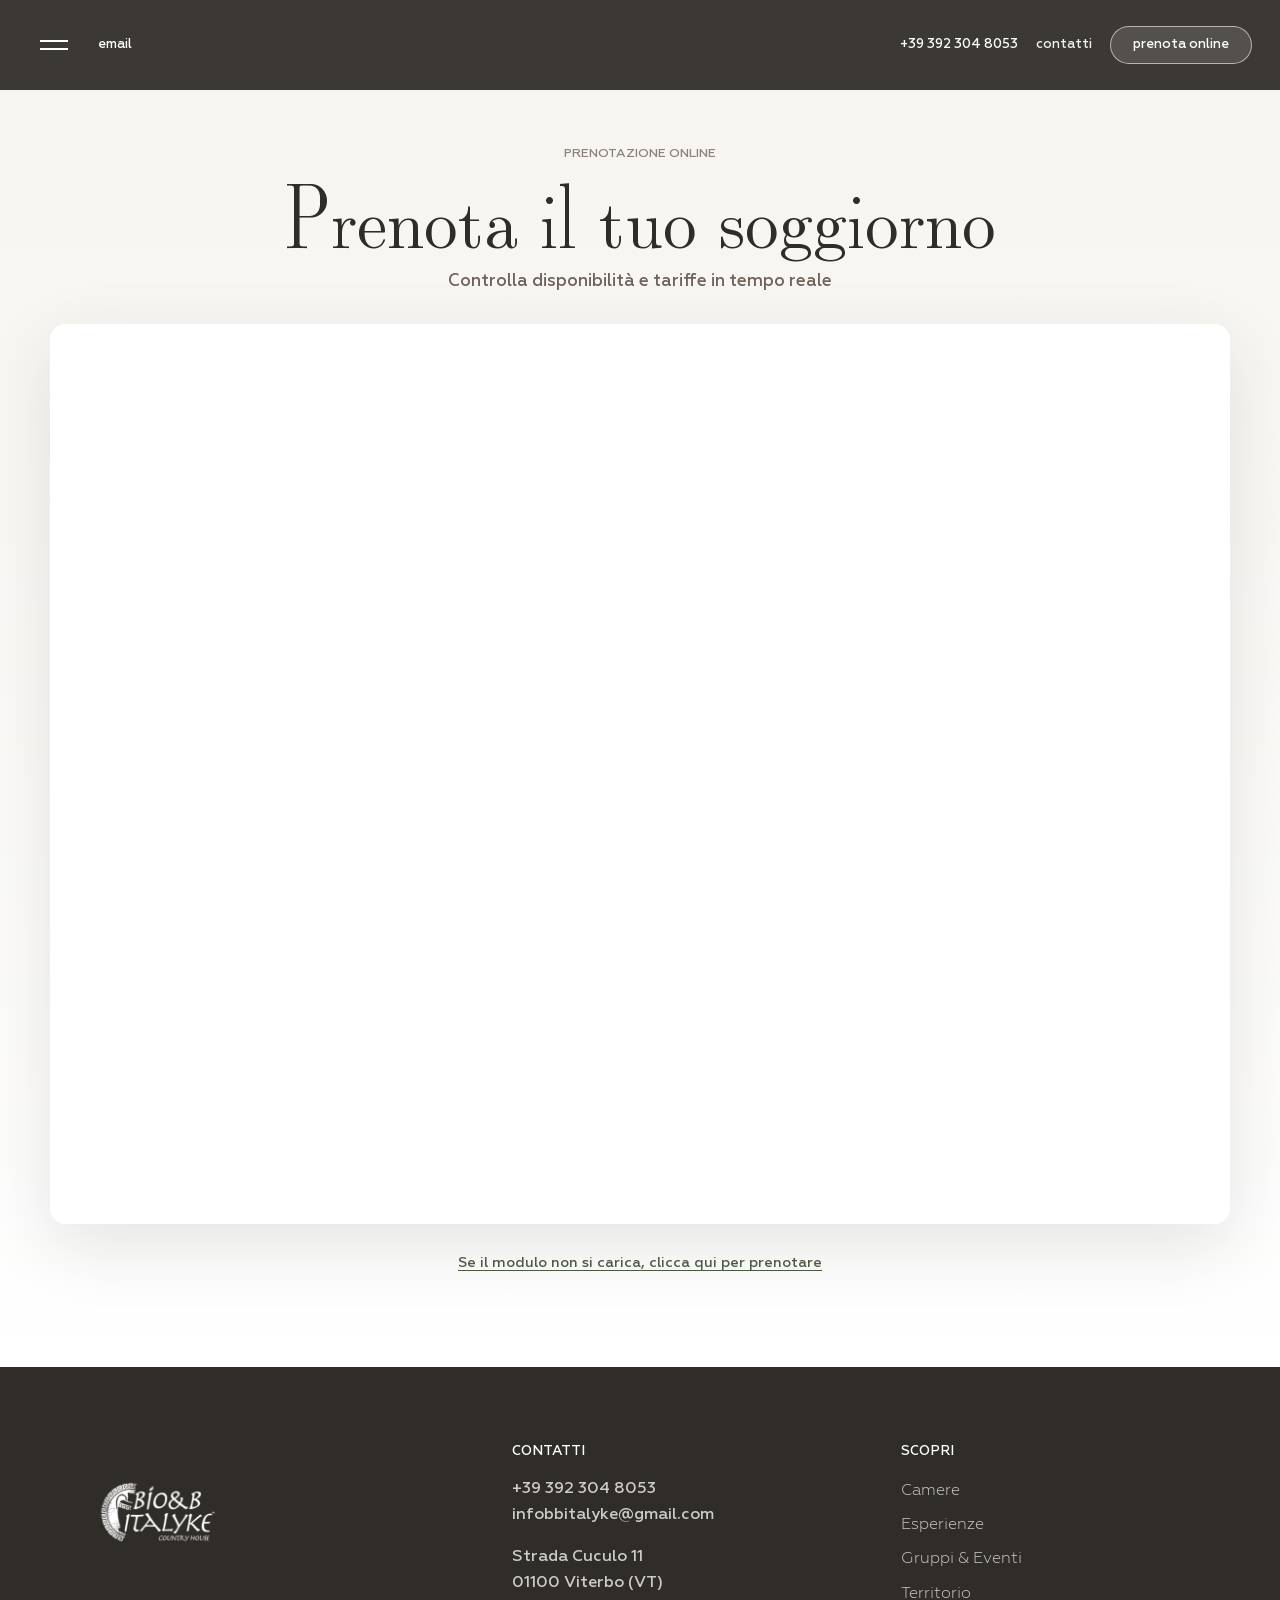
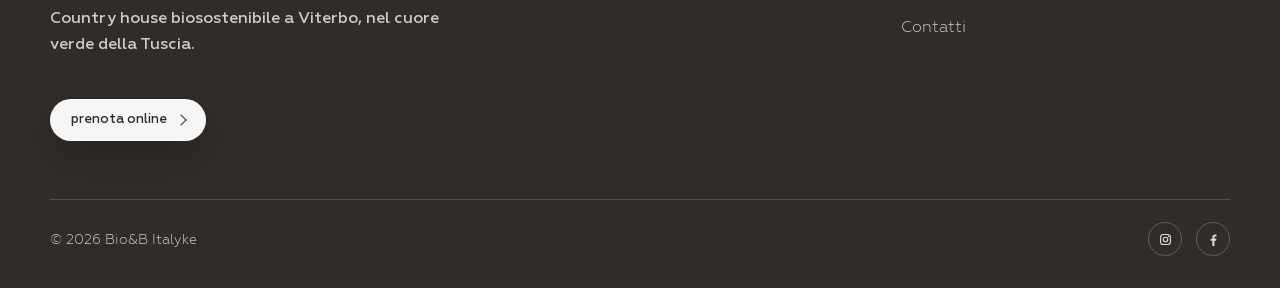
<file: prenotazione.html>
<!doctype html>
<html lang="it">
  <head>
    <meta charset="utf-8">
    <meta name="viewport" content="width=device-width, initial-scale=1">
    <title>Prenotazione diretta | Bio&amp;B Italyke</title>
    <meta name="description" content="Prenota online il soggiorno al Bio&amp;B Italyke o richiedi una proposta diretta per gruppi, esperienze, vasca e intera country house a Viterbo.">
    <meta name="robots" content="index, follow, max-image-preview:large">
    <link rel="canonical" href="https://matteo0386.github.io/bio-b-italyke/prenotazione.html">
    <meta name="theme-color" content="#f6f4ef">
    <meta property="og:locale" content="it_IT">
    <meta property="og:type" content="website">
    <meta property="og:site_name" content="Bio&amp;B Italyke">
    <meta property="og:title" content="Prenotazione diretta | Bio&amp;B Italyke">
    <meta property="og:description" content="Prenota online il soggiorno al Bio&amp;B Italyke o richiedi una proposta diretta per gruppi, esperienze, vasca e intera country house a Viterbo.">
    <meta property="og:url" content="https://matteo0386.github.io/bio-b-italyke/prenotazione.html">
    <meta property="og:image" content="https://matteo0386.github.io/bio-b-italyke/assets/img/seo/og-bio-b-italyke.jpg">
    <meta property="og:image:secure_url" content="https://matteo0386.github.io/bio-b-italyke/assets/img/seo/og-bio-b-italyke.jpg">
    <meta property="og:image:width" content="1200">
    <meta property="og:image:height" content="630">
    <meta property="og:image:alt" content="Bio&amp;B Italyke nella campagna di Viterbo">
    <meta name="twitter:card" content="summary_large_image">
    <meta name="twitter:title" content="Prenotazione diretta | Bio&amp;B Italyke">
    <meta name="twitter:description" content="Prenota online il soggiorno al Bio&amp;B Italyke o richiedi una proposta diretta per gruppi, esperienze, vasca e intera country house a Viterbo.">
    <meta name="twitter:image" content="https://matteo0386.github.io/bio-b-italyke/assets/img/seo/og-bio-b-italyke.jpg">
    <meta name="twitter:image:alt" content="Bio&amp;B Italyke nella campagna di Viterbo">
    <link rel="preconnect" href="https://bio-b-italyke.amenitiz.io" crossorigin>
    <link rel="icon" href="assets/img/logo.png" type="image/png">
    <link rel="stylesheet" href="assets/css/styles.css?v=20260426-mobile-video-compat">
    <script type="application/ld+json">
{
  "@context": "https://schema.org",
  "@graph": [
    {
      "@type": "WebSite",
      "@id": "https://matteo0386.github.io/bio-b-italyke/#website",
      "url": "https://matteo0386.github.io/bio-b-italyke/",
      "name": "Bio&B Italyke",
      "inLanguage": "it-IT",
      "publisher": {
        "@id": "https://matteo0386.github.io/bio-b-italyke/#bio-b-italyke"
      }
    },
    {
      "@type": "BedAndBreakfast",
      "@id": "https://matteo0386.github.io/bio-b-italyke/#bio-b-italyke",
      "name": "Bio&B Italyke",
      "url": "https://matteo0386.github.io/bio-b-italyke/",
      "description": "Country house biosostenibile a Viterbo per soggiorni naturali, esperienze nella Tuscia e affitto dell'intera struttura per gruppi raccolti.",
      "image": [
        "https://matteo0386.github.io/bio-b-italyke/assets/img/seo/og-bio-b-italyke.jpg",
        "https://matteo0386.github.io/bio-b-italyke/assets/img/seo/og-gruppi-eventi.jpg"
      ],
      "telephone": "+39 392 304 8053",
      "email": "infobbitalyke@gmail.com",
      "address": {
        "@type": "PostalAddress",
        "addressLocality": "Viterbo",
        "addressRegion": "Lazio",
        "addressCountry": "IT"
      },
      "areaServed": [
        "Viterbo",
        "Tuscia",
        "Lazio"
      ],
      "amenityFeature": [
        {
          "@type": "LocationFeatureSpecification",
          "name": "Camere con bagno privato",
          "value": true
        },
        {
          "@type": "LocationFeatureSpecification",
          "name": "Colazione biologica",
          "value": true
        },
        {
          "@type": "LocationFeatureSpecification",
          "name": "Affitto intera country house per gruppi",
          "value": true
        },
        {
          "@type": "LocationFeatureSpecification",
          "name": "Vasca riscaldata a legna su richiesta",
          "value": true
        }
      ],
      "sameAs": [
        "https://www.instagram.com/bbitalyke/",
        "https://www.facebook.com/Bio-B-Italyke-751868454906189/"
      ],
      "makesOffer": [
        {
          "@type": "Offer",
          "name": "Intera country house per gruppi",
          "description": "Uso esclusivo della struttura per famiglie, amici, ritiri, team building e piccoli eventi fino a 10-12 persone.",
          "url": "https://matteo0386.github.io/bio-b-italyke/gruppi-eventi.html",
          "availability": "https://schema.org/InStock"
        },
        {
          "@type": "Offer",
          "name": "Camere e soggiorni bio nella Tuscia",
          "url": "https://matteo0386.github.io/bio-b-italyke/camere.html",
          "availability": "https://schema.org/InStock"
        }
      ]
    },
    {
      "@type": "WebPage",
      "@id": "https://matteo0386.github.io/bio-b-italyke/prenotazione.html#webpage",
      "url": "https://matteo0386.github.io/bio-b-italyke/prenotazione.html",
      "name": "Prenotazione diretta | Bio&B Italyke",
      "description": "Prenota online il soggiorno al Bio&B Italyke o richiedi una proposta diretta per gruppi, esperienze, vasca e intera country house a Viterbo.",
      "inLanguage": "it-IT",
      "isPartOf": {
        "@id": "https://matteo0386.github.io/bio-b-italyke/#website"
      },
      "about": {
        "@id": "https://matteo0386.github.io/bio-b-italyke/#bio-b-italyke"
      },
      "primaryImageOfPage": {
        "@type": "ImageObject",
        "url": "https://matteo0386.github.io/bio-b-italyke/assets/img/seo/og-bio-b-italyke.jpg",
        "width": 1200,
        "height": 630
      },
      "keywords": "prenotare B&B Viterbo, booking Bio&B Italyke, soggiorno Tuscia"
    },
    {
      "@type": "BreadcrumbList",
      "@id": "https://matteo0386.github.io/bio-b-italyke/prenotazione.html#breadcrumb",
      "itemListElement": [
        {
          "@type": "ListItem",
          "position": 1,
          "name": "Home",
          "item": "https://matteo0386.github.io/bio-b-italyke/"
        },
        {
          "@type": "ListItem",
          "position": 2,
          "name": "Prenotazione",
          "item": "https://matteo0386.github.io/bio-b-italyke/prenotazione.html"
        }
      ]
    }
  ]
}
    </script>
    <script src="assets/js/main.js?v=20260426-mobile-video-compat" defer></script>
  </head>
  <body class="booking-page">
    <a class="skip-link" href="#main">Salta al contenuto</a>

    <header class="site-header" data-site-header>
      <div class="header-left">
        <button class="menu-toggle" type="button" aria-expanded="false" aria-controls="site-menu" data-menu-toggle>
          <span class="menu-toggle__lines" aria-hidden="true"><span></span><span></span></span>
          <span class="sr-only">Apri menu</span>
        </button>
        <a class="header-link" href="mailto:infobbitalyke@gmail.com">email</a>
      </div>
      <div class="header-right">
        <a class="header-link" href="tel:+393923048053">+39 392 304 8053</a>
        <a class="header-link header-link--subtle" href="contatti.html">contatti</a>
        <a class="header-pill header-pill--booking" href="prenotazione.html">prenota online</a>
      </div>
    </header>

    <aside class="site-menu" id="site-menu" data-site-menu aria-hidden="true">
      <div class="site-menu__backdrop"></div>
      <div class="site-menu__inner">
        <div class="site-menu__side">
          <div><a class="site-menu__logo" href="index.html" aria-label="Bio&amp;B Italyke home"><img src="assets/img/logo.png" alt="Bio&amp;B Italyke" decoding="async" loading="lazy"></a><p>Viterbo, Tuscia<br>ospitalità naturale, colazione bio, silenzio.</p></div>
          <div class="site-menu__small"><a href="https://www.instagram.com/bbitalyke/?hl=it" target="_blank" rel="noopener" aria-label="Instagram"><svg aria-hidden="true" viewBox="0 0 24 24"><rect x="5" y="5" width="14" height="14" rx="4" fill="none" stroke="currentColor" stroke-width="1.6"></rect><circle cx="12" cy="12" r="3.2" fill="none" stroke="currentColor" stroke-width="1.6"></circle><circle cx="16.4" cy="7.7" r="1" fill="currentColor"></circle></svg></a><a href="https://www.facebook.com/Bio-B-Italyke-751868454906189/" target="_blank" rel="noopener" aria-label="Facebook"><svg aria-hidden="true" viewBox="0 0 24 24"><path fill="currentColor" d="M13.3 21v-7.3h2.45l.38-2.86H13.3V9.02c0-.82.23-1.38 1.41-1.38h1.5V5.08c-.26-.04-1.15-.12-2.18-.12-2.16 0-3.64 1.32-3.64 3.74v2.14H7.95v2.86h2.44V21h2.91Z"></path></svg></a><a href="https://wa.me/393923048053" target="_blank" rel="noopener" aria-label="WhatsApp"><svg aria-hidden="true" viewBox="0 0 24 24"><path fill="currentColor" d="M19.1 4.9A9.9 9.9 0 0 0 3.6 16.8L2.5 21.5l4.8-1.1a9.8 9.8 0 0 0 4.7 1.2h.1A9.9 9.9 0 0 0 19.1 4.9Zm-7 15a8.1 8.1 0 0 1-4.1-1.1l-.3-.2-2.8.7.7-2.7-.2-.3a8.1 8.1 0 1 1 6.7 3.6Zm4.5-6.1c-.2-.1-1.4-.7-1.6-.8-.2-.1-.4-.1-.6.1-.2.3-.6.8-.8.9-.1.2-.3.2-.5.1-.2-.1-1-.4-1.9-1.2-.7-.6-1.2-1.4-1.3-1.6-.1-.2 0-.4.1-.5l.4-.5c.1-.2.2-.3.3-.5.1-.2 0-.4 0-.5s-.6-1.4-.8-1.9c-.2-.5-.4-.4-.6-.4h-.5c-.2 0-.5.1-.7.3-.2.3-.9.9-.9 2.1s.9 2.5 1 2.7c.1.2 1.7 2.7 4.2 3.7.6.3 1 .4 1.4.5.6.2 1.1.1 1.5.1.5-.1 1.4-.6 1.6-1.1.2-.6.2-1 .2-1.1-.1-.2-.3-.2-.5-.3Z"></path></svg></a></div>
        </div>
        <nav class="site-menu__nav" aria-label="Navigazione principale">
          <a href="index.html"><span class="site-menu__index">01</span><span class="site-menu__title">Home</span><span class="site-menu__hint">inizio</span></a>
          <a href="camere.html"><span class="site-menu__index">02</span><span class="site-menu__title">Camere</span><span class="site-menu__hint">riposo naturale</span></a>
          <a href="esperienze.html"><span class="site-menu__index">03</span><span class="site-menu__title">Esperienze</span><span class="site-menu__hint">vasca e sapori</span></a>
          <a href="gruppi-eventi.html"><span class="site-menu__index">04</span><span class="site-menu__title">Gruppi</span><span class="site-menu__hint">la casa intera</span></a>
          <a href="territorio.html"><span class="site-menu__index">05</span><span class="site-menu__title">Tuscia</span><span class="site-menu__hint">dintorni</span></a>
          <a href="contatti.html"><span class="site-menu__index">06</span><span class="site-menu__title">Contatti</span><span class="site-menu__hint">richiesta diretta</span></a>
        </nav>
      </div>
    </aside>

    <main id="main">
      <section class="booking-section" aria-labelledby="booking-title">
        <div class="container booking-engine reveal">
          <div class="booking-engine__head">
            <p class="eyebrow">Prenotazione online</p>
            <h1 id="booking-title">Prenota il tuo soggiorno</h1>
            <p>Controlla disponibilità e tariffe in tempo reale</p>
          </div>

          <!-- Booking engine Amenitiz incorporato nella pagina prenotazione. -->
          <div class="booking-engine__frame">
            <iframe src="https://bio-b-italyke.amenitiz.io/it/booking/room#DatesGuests-BE" title="Booking engine Amenitiz per Bio&amp;B Italyke" loading="lazy"></iframe>
          </div>

          <!-- Link di fallback per aprire il booking engine fuori dall'iframe. -->
          <p class="booking-engine__fallback">
            <a href="https://bio-b-italyke.amenitiz.io/it/booking/room#DatesGuests-BE" target="_blank" rel="noopener">Se il modulo non si carica, clicca qui per prenotare</a>
          </p>
        </div>
      </section>
    </main>

    <footer class="site-footer" id="footer">
      <div class="container footer-grid">
        <div><a class="footer-brand" href="index.html"><img src="assets/img/logo.png" alt="Bio&amp;B Italyke" decoding="async" loading="lazy"></a><p>Country house biosostenibile a Viterbo, nel cuore verde della Tuscia.</p><a class="button button--light footer-booking" href="prenotazione.html">prenota online</a></div>
        <div><h2>Contatti</h2><p><a href="tel:+393923048053">+39 392 304 8053</a><br><a href="mailto:infobbitalyke@gmail.com">infobbitalyke@gmail.com</a></p><p>Strada Cuculo 11<br>01100 Viterbo (VT)</p></div>
        <div><h2>Scopri</h2><nav class="footer-nav" aria-label="Navigazione footer"><a href="camere.html">Camere</a><a href="esperienze.html">Esperienze</a><a href="gruppi-eventi.html">Gruppi &amp; Eventi</a><a href="territorio.html">Territorio</a><a href="contatti.html">Contatti</a></nav></div>
      </div>
      <div class="container footer-bottom"><span>&copy; 2026 Bio&amp;B Italyke</span><span class="footer-socials"><a href="https://www.instagram.com/bbitalyke/?hl=it" target="_blank" rel="noopener" aria-label="Instagram"><svg aria-hidden="true" viewBox="0 0 24 24"><rect x="5" y="5" width="14" height="14" rx="4" fill="none" stroke="currentColor" stroke-width="1.6"></rect><circle cx="12" cy="12" r="3.2" fill="none" stroke="currentColor" stroke-width="1.6"></circle><circle cx="16.4" cy="7.7" r="1" fill="currentColor"></circle></svg></a><a href="https://www.facebook.com/Bio-B-Italyke-751868454906189/" target="_blank" rel="noopener" aria-label="Facebook"><svg aria-hidden="true" viewBox="0 0 24 24"><path fill="currentColor" d="M13.3 21v-7.3h2.45l.38-2.86H13.3V9.02c0-.82.23-1.38 1.41-1.38h1.5V5.08c-.26-.04-1.15-.12-2.18-.12-2.16 0-3.64 1.32-3.64 3.74v2.14H7.95v2.86h2.44V21h2.91Z"></path></svg></a></span></div>
    </footer>

    <div class="mobile-actions" aria-label="Azioni rapide">
      <a class="mobile-actions__icon mobile-actions__icon--call" href="tel:+393923048053" aria-label="Chiama Bio&amp;B Italyke"><span>Chiama</span></a>
      <a class="mobile-actions__primary mobile-actions__primary--book" href="https://bio-b-italyke.amenitiz.io/it/booking/room#DatesGuests-BE" target="_blank" rel="noopener" aria-label="Apri la prenotazione online"><span>Prenota</span></a>
      <a class="mobile-actions__icon mobile-actions__icon--request" href="contatti.html" aria-label="Apri i contatti"><span>Contatti</span></a>
    </div>
  </body>
</html>
</file>
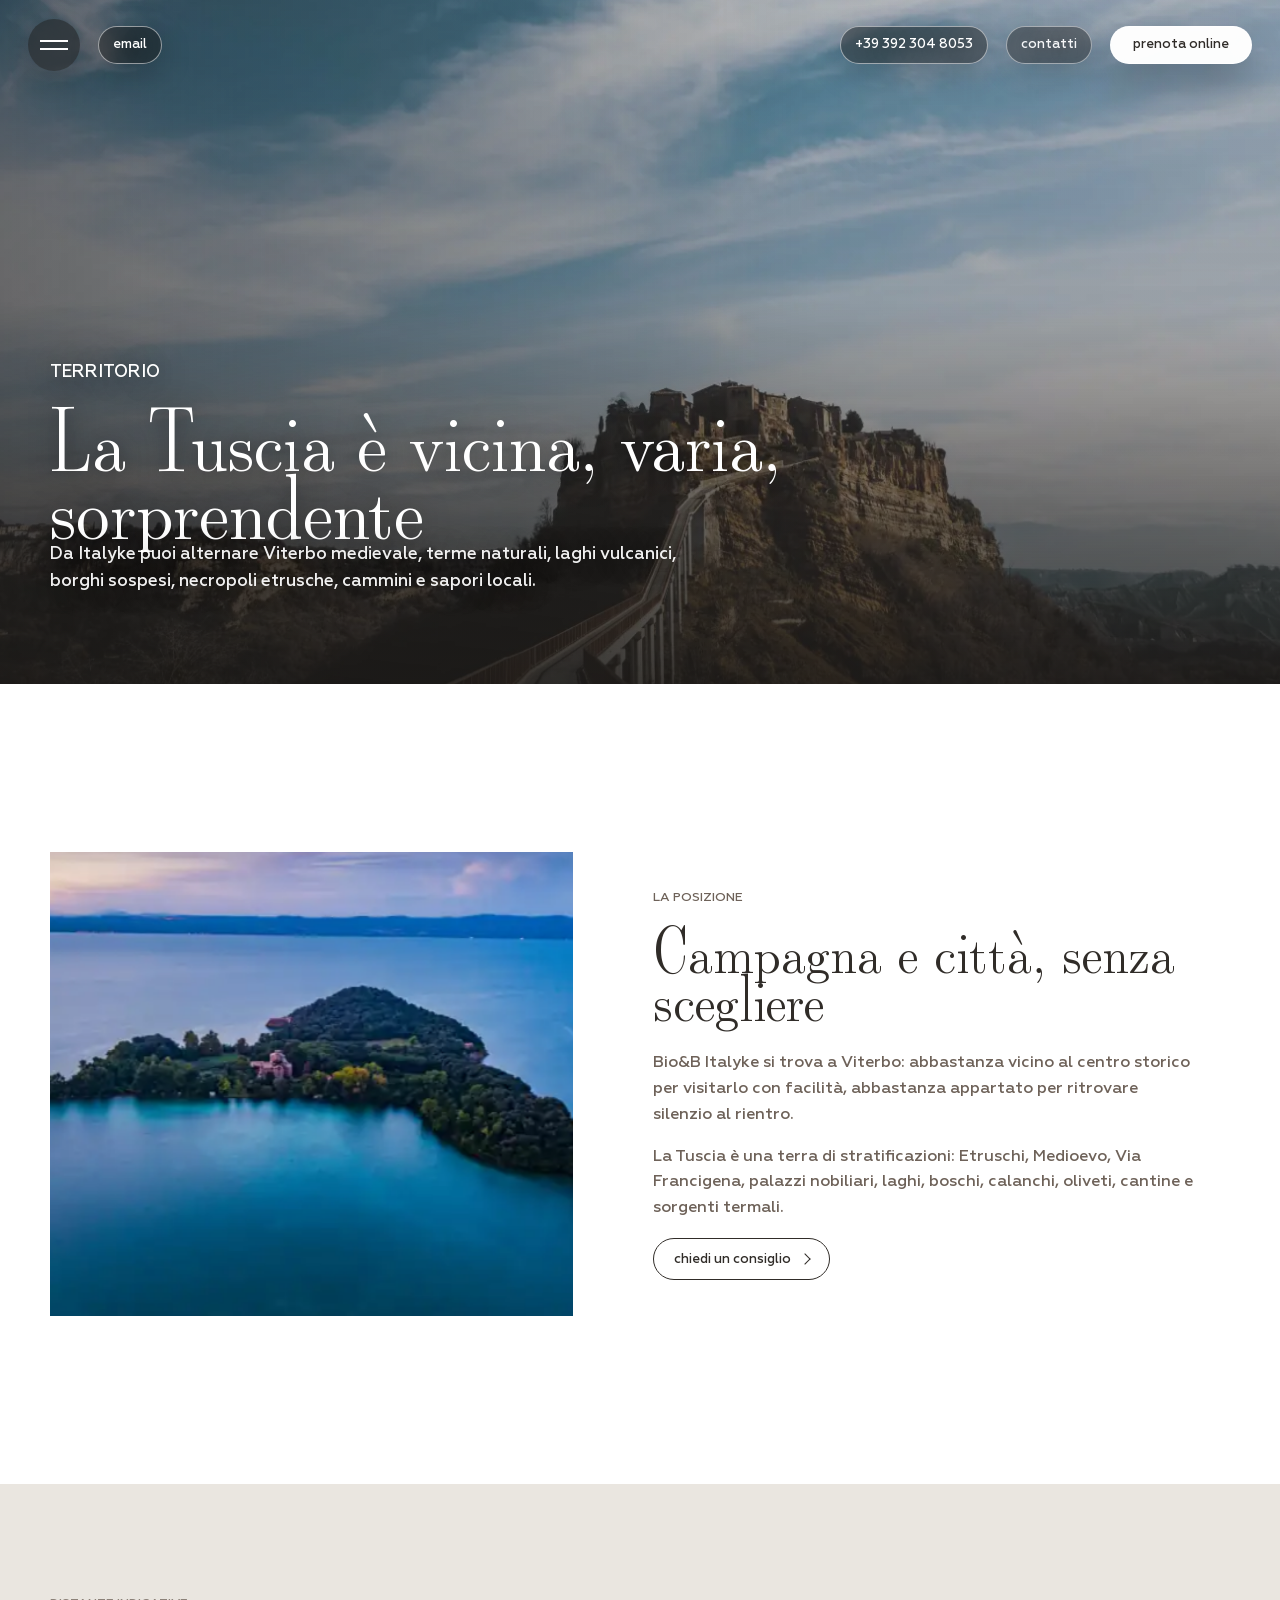
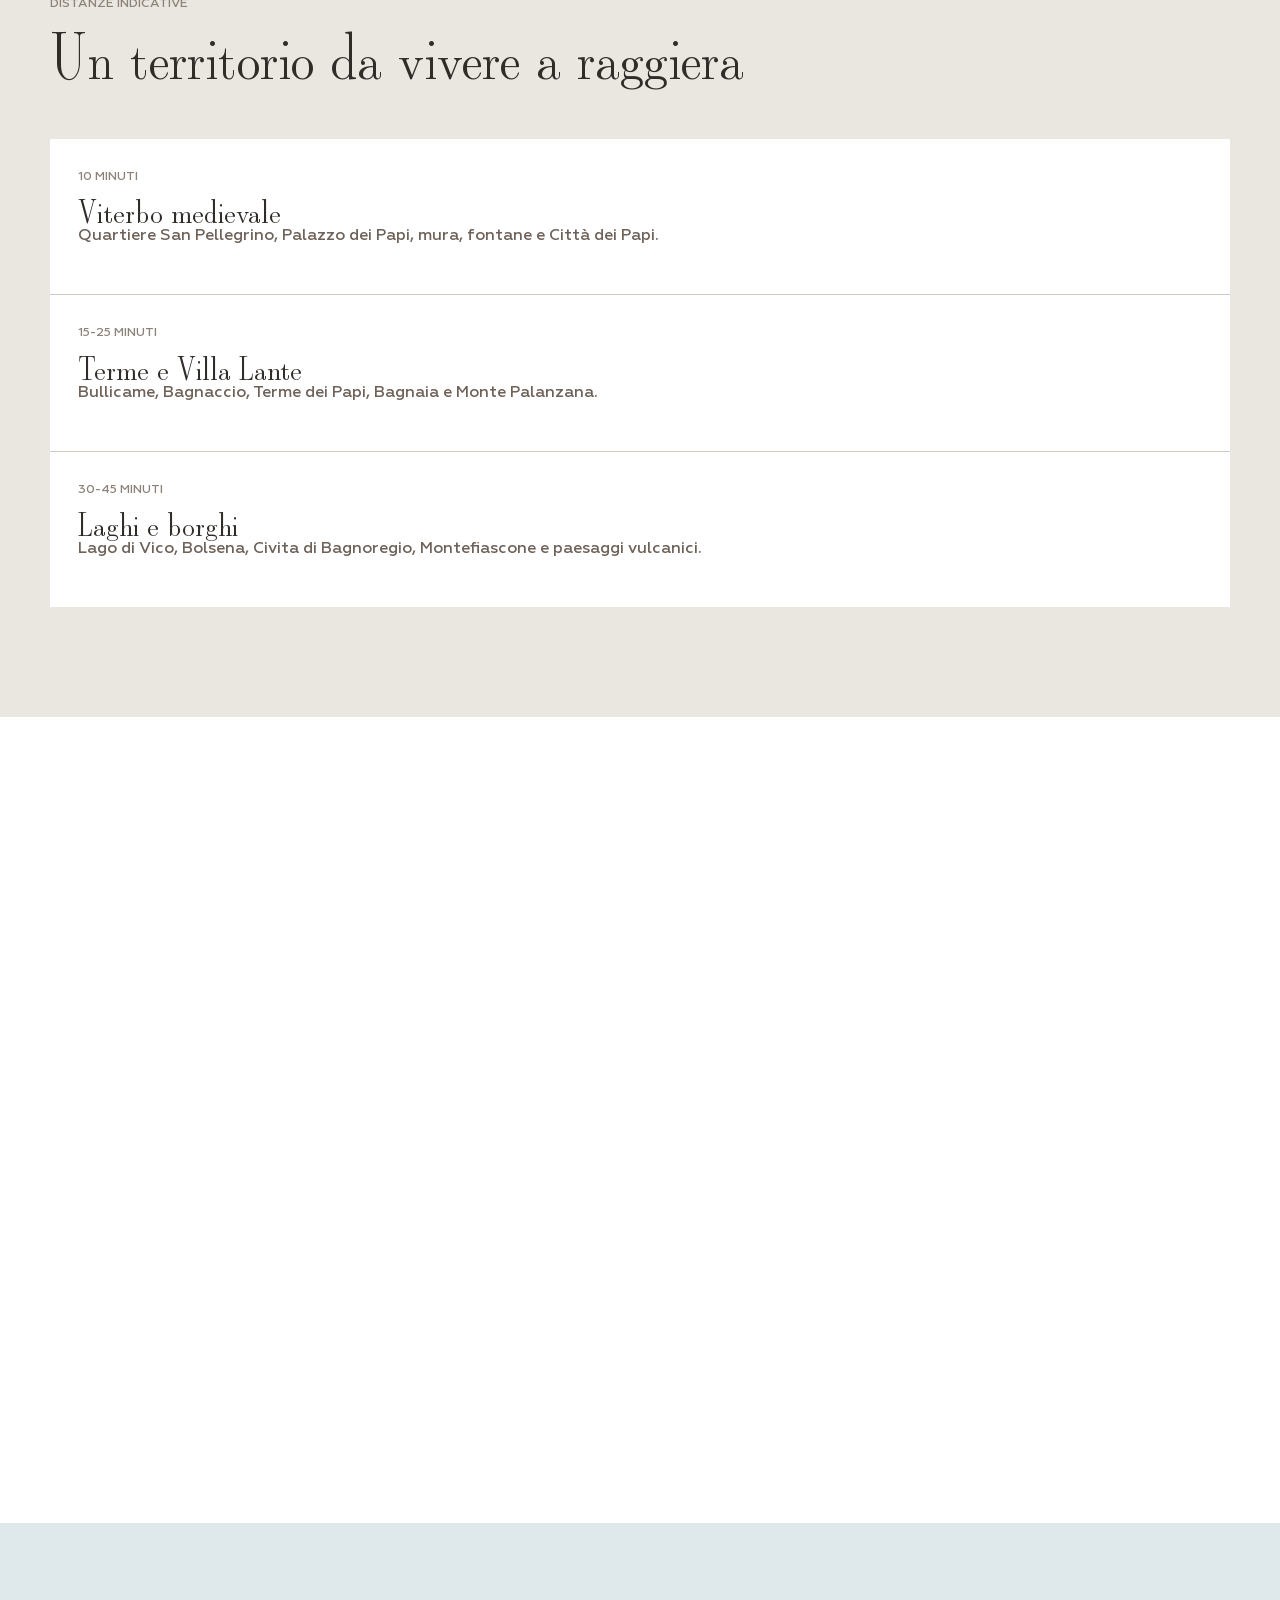
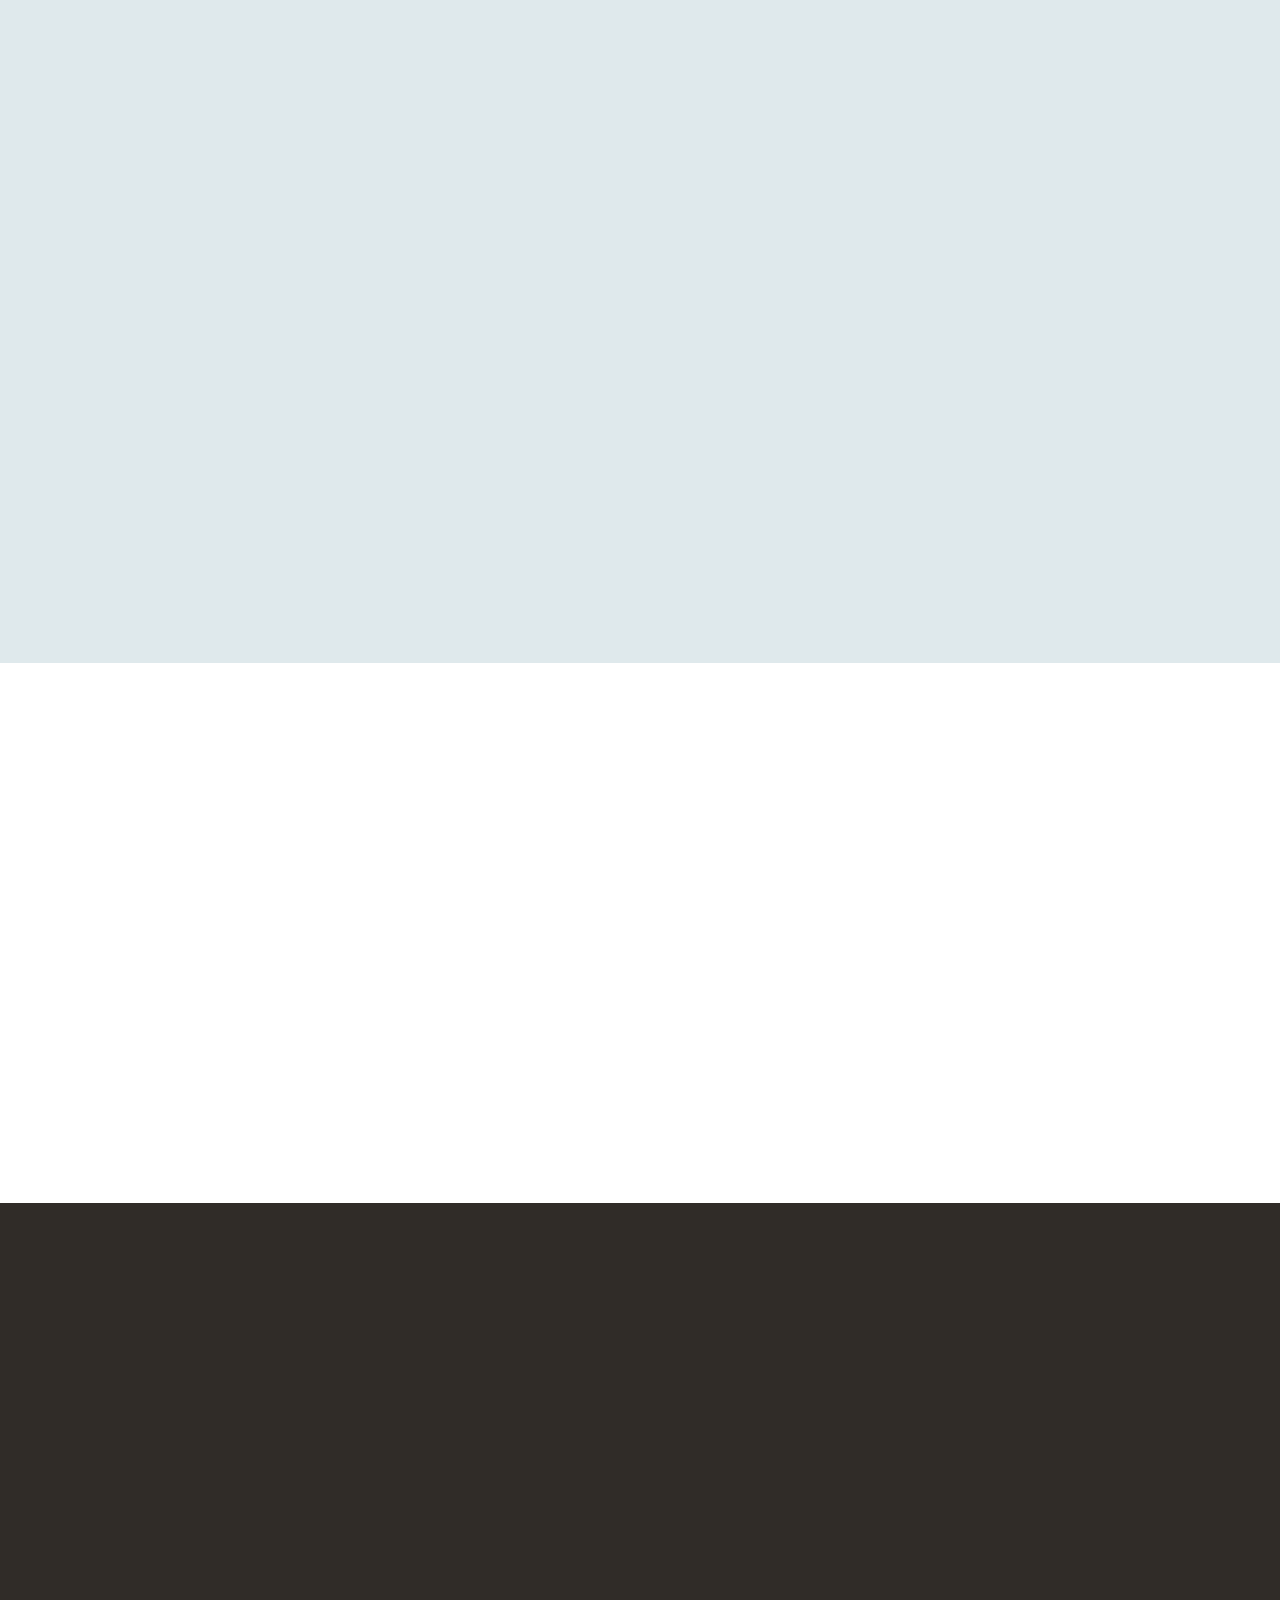
<file: territorio.html>
<!doctype html>
<html lang="it">
  <head>
    <meta charset="utf-8">
    <meta name="viewport" content="width=device-width, initial-scale=1">
    <title>Tuscia e Viterbo | Itinerari da Bio&amp;B Italyke</title>
    <meta name="description" content="Da Bio&amp;B Italyke parti per Viterbo, terme, borghi, laghi vulcanici, cammini e natura della Tuscia: una base verde anche per gruppi e ritiri.">
    <meta name="robots" content="index, follow, max-image-preview:large">
    <link rel="canonical" href="https://matteo0386.github.io/bio-b-italyke/territorio.html">
    <meta name="theme-color" content="#f6f4ef">
    <meta property="og:locale" content="it_IT">
    <meta property="og:type" content="website">
    <meta property="og:site_name" content="Bio&amp;B Italyke">
    <meta property="og:title" content="Tuscia e Viterbo | Itinerari da Bio&amp;B Italyke">
    <meta property="og:description" content="Da Bio&amp;B Italyke parti per Viterbo, terme, borghi, laghi vulcanici, cammini e natura della Tuscia: una base verde anche per gruppi e ritiri.">
    <meta property="og:url" content="https://matteo0386.github.io/bio-b-italyke/territorio.html">
    <meta property="og:image" content="https://matteo0386.github.io/bio-b-italyke/assets/img/seo/og-bio-b-italyke.jpg">
    <meta property="og:image:secure_url" content="https://matteo0386.github.io/bio-b-italyke/assets/img/seo/og-bio-b-italyke.jpg">
    <meta property="og:image:width" content="1200">
    <meta property="og:image:height" content="630">
    <meta property="og:image:alt" content="Paesaggio della Tuscia vicino a Bio&amp;B Italyke">
    <meta name="twitter:card" content="summary_large_image">
    <meta name="twitter:title" content="Tuscia e Viterbo | Itinerari da Bio&amp;B Italyke">
    <meta name="twitter:description" content="Da Bio&amp;B Italyke parti per Viterbo, terme, borghi, laghi vulcanici, cammini e natura della Tuscia: una base verde anche per gruppi e ritiri.">
    <meta name="twitter:image" content="https://matteo0386.github.io/bio-b-italyke/assets/img/seo/og-bio-b-italyke.jpg">
    <meta name="twitter:image:alt" content="Paesaggio della Tuscia vicino a Bio&amp;B Italyke">
    <link rel="preload" href="assets/img/optimized/tuscia-2.webp" as="image" fetchpriority="high" imagesrcset="assets/img/optimized/tuscia-2-720.webp 720w, assets/img/optimized/tuscia-2-1100.webp 1100w, assets/img/optimized/tuscia-2.webp 1400w" imagesizes="100vw">
    <link rel="icon" href="assets/img/logo.png" type="image/png">
    <link rel="stylesheet" href="assets/css/styles.css?v=20260426-mobile-video-compat">
    <script type="application/ld+json">
{
  "@context": "https://schema.org",
  "@graph": [
    {
      "@type": "WebSite",
      "@id": "https://matteo0386.github.io/bio-b-italyke/#website",
      "url": "https://matteo0386.github.io/bio-b-italyke/",
      "name": "Bio&B Italyke",
      "inLanguage": "it-IT",
      "publisher": {
        "@id": "https://matteo0386.github.io/bio-b-italyke/#bio-b-italyke"
      }
    },
    {
      "@type": "BedAndBreakfast",
      "@id": "https://matteo0386.github.io/bio-b-italyke/#bio-b-italyke",
      "name": "Bio&B Italyke",
      "url": "https://matteo0386.github.io/bio-b-italyke/",
      "description": "Country house biosostenibile a Viterbo per soggiorni naturali, esperienze nella Tuscia e affitto dell'intera struttura per gruppi raccolti.",
      "image": [
        "https://matteo0386.github.io/bio-b-italyke/assets/img/seo/og-bio-b-italyke.jpg",
        "https://matteo0386.github.io/bio-b-italyke/assets/img/seo/og-gruppi-eventi.jpg"
      ],
      "telephone": "+39 392 304 8053",
      "email": "infobbitalyke@gmail.com",
      "address": {
        "@type": "PostalAddress",
        "addressLocality": "Viterbo",
        "addressRegion": "Lazio",
        "addressCountry": "IT"
      },
      "areaServed": [
        "Viterbo",
        "Tuscia",
        "Lazio"
      ],
      "amenityFeature": [
        {
          "@type": "LocationFeatureSpecification",
          "name": "Camere con bagno privato",
          "value": true
        },
        {
          "@type": "LocationFeatureSpecification",
          "name": "Colazione biologica",
          "value": true
        },
        {
          "@type": "LocationFeatureSpecification",
          "name": "Affitto intera country house per gruppi",
          "value": true
        },
        {
          "@type": "LocationFeatureSpecification",
          "name": "Vasca riscaldata a legna su richiesta",
          "value": true
        }
      ],
      "sameAs": [
        "https://www.instagram.com/bbitalyke/",
        "https://www.facebook.com/Bio-B-Italyke-751868454906189/"
      ],
      "makesOffer": [
        {
          "@type": "Offer",
          "name": "Intera country house per gruppi",
          "description": "Uso esclusivo della struttura per famiglie, amici, ritiri, team building e piccoli eventi fino a 10-12 persone.",
          "url": "https://matteo0386.github.io/bio-b-italyke/gruppi-eventi.html",
          "availability": "https://schema.org/InStock"
        },
        {
          "@type": "Offer",
          "name": "Camere e soggiorni bio nella Tuscia",
          "url": "https://matteo0386.github.io/bio-b-italyke/camere.html",
          "availability": "https://schema.org/InStock"
        }
      ]
    },
    {
      "@type": "WebPage",
      "@id": "https://matteo0386.github.io/bio-b-italyke/territorio.html#webpage",
      "url": "https://matteo0386.github.io/bio-b-italyke/territorio.html",
      "name": "Tuscia e Viterbo | Itinerari da Bio&B Italyke",
      "description": "Da Bio&B Italyke parti per Viterbo, terme, borghi, laghi vulcanici, cammini e natura della Tuscia: una base verde anche per gruppi e ritiri.",
      "inLanguage": "it-IT",
      "isPartOf": {
        "@id": "https://matteo0386.github.io/bio-b-italyke/#website"
      },
      "about": {
        "@id": "https://matteo0386.github.io/bio-b-italyke/#bio-b-italyke"
      },
      "primaryImageOfPage": {
        "@type": "ImageObject",
        "url": "https://matteo0386.github.io/bio-b-italyke/assets/img/seo/og-bio-b-italyke.jpg",
        "width": 1200,
        "height": 630
      },
      "keywords": "Tuscia Viterbo, itinerari Tuscia, terme Viterbo, borghi Lazio"
    },
    {
      "@type": "BreadcrumbList",
      "@id": "https://matteo0386.github.io/bio-b-italyke/territorio.html#breadcrumb",
      "itemListElement": [
        {
          "@type": "ListItem",
          "position": 1,
          "name": "Home",
          "item": "https://matteo0386.github.io/bio-b-italyke/"
        },
        {
          "@type": "ListItem",
          "position": 2,
          "name": "Territorio",
          "item": "https://matteo0386.github.io/bio-b-italyke/territorio.html"
        }
      ]
    }
  ]
}
    </script>
    <script src="assets/js/main.js?v=20260426-mobile-video-compat" defer></script>
  </head>
  <body>
    <a class="skip-link" href="#main">Salta al contenuto</a>

    <header class="site-header" data-site-header>
      <div class="header-left">
        <button class="menu-toggle" type="button" aria-expanded="false" aria-controls="site-menu" data-menu-toggle>
          <span class="menu-toggle__lines" aria-hidden="true"><span></span><span></span></span>
          <span class="sr-only">Apri menu</span>
        </button>
        <a class="header-link" href="mailto:infobbitalyke@gmail.com">email</a>
      </div>
      <div class="header-right">
        <a class="header-link" href="tel:+393923048053">+39 392 304 8053</a>
        <a class="header-link header-link--subtle" href="contatti.html">contatti</a>
        <a class="header-pill header-pill--booking" href="prenotazione.html">prenota online</a>
      </div>
    </header>

    <aside class="site-menu" id="site-menu" data-site-menu aria-hidden="true">
      <div class="site-menu__backdrop"></div>
      <div class="site-menu__inner">
        <div class="site-menu__side">
          <div><a class="site-menu__logo" href="index.html" aria-label="Bio&amp;B Italyke home"><img src="assets/img/logo.png" alt="Bio&amp;B Italyke" decoding="async" loading="lazy"></a><p>Viterbo, Tuscia<br>ospitalità naturale, colazione bio, silenzio.</p></div>
          <div class="site-menu__small"><a href="https://www.instagram.com/bbitalyke/?hl=it" target="_blank" rel="noopener" aria-label="Instagram"><svg aria-hidden="true" viewBox="0 0 24 24"><rect x="5" y="5" width="14" height="14" rx="4" fill="none" stroke="currentColor" stroke-width="1.6"></rect><circle cx="12" cy="12" r="3.2" fill="none" stroke="currentColor" stroke-width="1.6"></circle><circle cx="16.4" cy="7.7" r="1" fill="currentColor"></circle></svg></a><a href="https://www.facebook.com/Bio-B-Italyke-751868454906189/" target="_blank" rel="noopener" aria-label="Facebook"><svg aria-hidden="true" viewBox="0 0 24 24"><path fill="currentColor" d="M13.3 21v-7.3h2.45l.38-2.86H13.3V9.02c0-.82.23-1.38 1.41-1.38h1.5V5.08c-.26-.04-1.15-.12-2.18-.12-2.16 0-3.64 1.32-3.64 3.74v2.14H7.95v2.86h2.44V21h2.91Z"></path></svg></a><a href="https://wa.me/393923048053" target="_blank" rel="noopener" aria-label="WhatsApp"><svg aria-hidden="true" viewBox="0 0 24 24"><path fill="currentColor" d="M19.1 4.9A9.9 9.9 0 0 0 3.6 16.8L2.5 21.5l4.8-1.1a9.8 9.8 0 0 0 4.7 1.2h.1A9.9 9.9 0 0 0 19.1 4.9Zm-7 15a8.1 8.1 0 0 1-4.1-1.1l-.3-.2-2.8.7.7-2.7-.2-.3a8.1 8.1 0 1 1 6.7 3.6Zm4.5-6.1c-.2-.1-1.4-.7-1.6-.8-.2-.1-.4-.1-.6.1-.2.3-.6.8-.8.9-.1.2-.3.2-.5.1-.2-.1-1-.4-1.9-1.2-.7-.6-1.2-1.4-1.3-1.6-.1-.2 0-.4.1-.5l.4-.5c.1-.2.2-.3.3-.5.1-.2 0-.4 0-.5s-.6-1.4-.8-1.9c-.2-.5-.4-.4-.6-.4h-.5c-.2 0-.5.1-.7.3-.2.3-.9.9-.9 2.1s.9 2.5 1 2.7c.1.2 1.7 2.7 4.2 3.7.6.3 1 .4 1.4.5.6.2 1.1.1 1.5.1.5-.1 1.4-.6 1.6-1.1.2-.6.2-1 .2-1.1-.1-.2-.3-.2-.5-.3Z"></path></svg></a></div>
        </div>
        <nav class="site-menu__nav" aria-label="Navigazione principale">
          <a href="index.html"><span class="site-menu__index">01</span><span class="site-menu__title">Home</span><span class="site-menu__hint">inizio</span></a>
          <a href="camere.html"><span class="site-menu__index">02</span><span class="site-menu__title">Camere</span><span class="site-menu__hint">riposo naturale</span></a>
          <a href="esperienze.html"><span class="site-menu__index">03</span><span class="site-menu__title">Esperienze</span><span class="site-menu__hint">vasca e sapori</span></a>
          <a href="gruppi-eventi.html"><span class="site-menu__index">04</span><span class="site-menu__title">Gruppi</span><span class="site-menu__hint">la casa intera</span></a>
          <a href="territorio.html"><span class="site-menu__index">05</span><span class="site-menu__title">Tuscia</span><span class="site-menu__hint">dintorni</span></a>
          <a href="contatti.html"><span class="site-menu__index">06</span><span class="site-menu__title">Contatti</span><span class="site-menu__hint">richiesta diretta</span></a>
        </nav>
      </div>
    </aside>

    <main id="main">
      <section class="page-hero">
        <img class="page-hero__image" src="assets/img/optimized/tuscia-2.webp" alt="Panorama della Tuscia visto da un sentiero" decoding="async" loading="eager" fetchpriority="high" srcset="assets/img/optimized/tuscia-2-720.webp 720w, assets/img/optimized/tuscia-2-1100.webp 1100w, assets/img/optimized/tuscia-2.webp 1400w" sizes="100vw">
        <div class="container page-hero__content">
          <p class="eyebrow">Territorio</p>
          <h1>La Tuscia è vicina, varia, sorprendente</h1>
          <p>Da Italyke puoi alternare Viterbo medievale, terme naturali, laghi vulcanici, borghi sospesi, necropoli etrusche, cammini e sapori locali.</p>
        </div>
      </section>

      <section class="section">
        <div class="container editorial">
          <div class="editorial__media reveal">
            <img src="assets/img/optimized/tuscia-3.webp" alt="Scorcio della Tuscia vicino al Bio&amp;B Italyke" decoding="async" loading="lazy" srcset="assets/img/optimized/tuscia-3-720.webp 720w, assets/img/optimized/tuscia-3-1100.webp 1100w, assets/img/optimized/tuscia-3.webp 1400w" sizes="(max-width: 760px) calc(100vw - 28px), 50vw">
          </div>
          <div class="editorial__text reveal">
            <p class="eyebrow">La posizione</p>
            <h2>Campagna e città, senza scegliere</h2>
            <p>Bio&amp;B Italyke si trova a Viterbo: abbastanza vicino al centro storico per visitarlo con facilità, abbastanza appartato per ritrovare silenzio al rientro.</p>
            <p>La Tuscia è una terra di stratificazioni: Etruschi, Medioevo, Via Francigena, palazzi nobiliari, laghi, boschi, calanchi, oliveti, cantine e sorgenti termali.</p>
            <a class="button" href="contatti.html">chiedi un consiglio</a>
          </div>
        </div>
      </section>

      <section class="section section--mist">
        <div class="container">
          <div class="section-head">
            <p class="eyebrow">Distanze indicative</p>
            <h2>Un territorio da vivere a raggiera</h2>
          </div>
          <div class="text-list reveal">
            <article><span>10 minuti</span><h3>Viterbo medievale</h3><p>Quartiere San Pellegrino, Palazzo dei Papi, mura, fontane e Città dei Papi.</p></article>
            <article><span>15-25 minuti</span><h3>Terme e Villa Lante</h3><p>Bullicame, Bagnaccio, Terme dei Papi, Bagnaia e Monte Palanzana.</p></article>
            <article><span>30-45 minuti</span><h3>Laghi e borghi</h3><p>Lago di Vico, Bolsena, Civita di Bagnoregio, Montefiascone e paesaggi vulcanici.</p></article>
          </div>
        </div>
      </section>

      <section class="section">
        <div class="container">
          <div class="section-head section-head--center">
            <p class="eyebrow">Cosa vedere</p>
            <h2>Se hai pochi giorni, parti da qui</h2>
          </div>
          <div class="destination-grid reveal">
            <article class="destination"><span>01</span><h3>Viterbo</h3><p>San Pellegrino, Palazzo dei Papi, fontane, mura e tavole del centro storico.</p></article>
            <article class="destination"><span>02</span><h3>Terme</h3><p>Acque calde naturali e stabilimenti storici della tradizione viterbese.</p></article>
            <article class="destination"><span>03</span><h3>Villa Lante</h3><p>Uno dei giardini rinascimentali più eleganti d'Italia, tra acqua e peperino.</p></article>
            <article class="destination"><span>04</span><h3>Laghi</h3><p>Vico e Bolsena: boschi, borghi, rive limpide e cucina di territorio.</p></article>
            <article class="destination"><span>05</span><h3>Borghi</h3><p>Civita di Bagnoregio, Montefiascone, Calcata e la Tuscia interna.</p></article>
            <article class="destination"><span>06</span><h3>Etruschi</h3><p>Tarquinia, Vulci e necropoli che ancora segnano il paesaggio.</p></article>
          </div>
        </div>
      </section>

      <section class="section section--sky">
        <div class="container gallery-band reveal">
          <img src="assets/img/optimized/tuscia-1.webp" alt="Vista panoramica dalla Palanzana" decoding="async" loading="lazy" srcset="assets/img/optimized/tuscia-1-720.webp 720w, assets/img/optimized/tuscia-1-1100.webp 1100w, assets/img/optimized/tuscia-1.webp 1400w" sizes="(max-width: 760px) calc(100vw - 28px), 33vw">
          <img src="assets/img/optimized/tuscia-2.webp" alt="Paesaggio naturale della Tuscia" decoding="async" loading="lazy" srcset="assets/img/optimized/tuscia-2-720.webp 720w, assets/img/optimized/tuscia-2-1100.webp 1100w, assets/img/optimized/tuscia-2.webp 1400w" sizes="(max-width: 760px) calc(100vw - 28px), 33vw">
          <img src="assets/img/optimized/tuscia-4.webp" alt="Paesaggio della Tuscia intorno alla country house" decoding="async" loading="lazy" srcset="assets/img/optimized/tuscia-4-720.webp 720w, assets/img/optimized/tuscia-4-1100.webp 1100w, assets/img/optimized/tuscia-4.webp 1400w" sizes="(max-width: 760px) calc(100vw - 28px), 33vw">
        </div>
      </section>

      <section class="cta">
        <img src="assets/img/optimized/tuscia-10.webp" alt="" decoding="async" loading="lazy" srcset="assets/img/optimized/tuscia-10-720.webp 720w, assets/img/optimized/tuscia-10-1100.webp 1100w, assets/img/optimized/tuscia-10.webp 1400w" sizes="100vw">
        <div class="container">
          <div class="cta__inner reveal">
            <p class="eyebrow">Base nella Tuscia</p>
            <h2>Vuoi terme, borghi, cammini o solo riposo?</h2>
            <p>Scrivici cosa ti interessa: ti aiutiamo a scegliere periodo, durata e servizi più adatti.</p>
            <div class="button-row"><a class="button button--light" href="https://wa.me/393923048053?text=Buongiorno%2C%20vorrei%20un%20consiglio%20per%20visitare%20la%20Tuscia%20soggiornando%20da%20voi." target="_blank" rel="noopener">chiedi su WhatsApp</a><a class="text-button button--light" href="contatti.html">contatti</a></div>
          </div>
        </div>
      </section>
    </main>

    <footer class="site-footer" id="footer">
      <div class="container footer-grid">
        <div><a class="footer-brand" href="index.html"><img src="assets/img/logo.png" alt="Bio&amp;B Italyke" decoding="async" loading="lazy"></a><p>Country house biosostenibile a Viterbo, nel cuore verde della Tuscia.</p><a class="button button--light footer-booking" href="prenotazione.html">prenota online</a></div>
        <div><h2>Contatti</h2><p><a href="tel:+393923048053">+39 392 304 8053</a><br><a href="mailto:infobbitalyke@gmail.com">infobbitalyke@gmail.com</a></p><p>Strada Cuculo 11<br>01100 Viterbo (VT)</p></div>
        <div><h2>Scopri</h2><nav class="footer-nav" aria-label="Navigazione footer"><a href="camere.html">Camere</a><a href="esperienze.html">Esperienze</a><a href="gruppi-eventi.html">Gruppi &amp; Eventi</a><a href="territorio.html">Territorio</a><a href="contatti.html">Contatti</a></nav></div>
      </div>
      <div class="container footer-bottom"><span>&copy; 2026 Bio&amp;B Italyke</span><span class="footer-socials"><a href="https://www.instagram.com/bbitalyke/?hl=it" target="_blank" rel="noopener" aria-label="Instagram"><svg aria-hidden="true" viewBox="0 0 24 24"><rect x="5" y="5" width="14" height="14" rx="4" fill="none" stroke="currentColor" stroke-width="1.6"></rect><circle cx="12" cy="12" r="3.2" fill="none" stroke="currentColor" stroke-width="1.6"></circle><circle cx="16.4" cy="7.7" r="1" fill="currentColor"></circle></svg></a><a href="https://www.facebook.com/Bio-B-Italyke-751868454906189/" target="_blank" rel="noopener" aria-label="Facebook"><svg aria-hidden="true" viewBox="0 0 24 24"><path fill="currentColor" d="M13.3 21v-7.3h2.45l.38-2.86H13.3V9.02c0-.82.23-1.38 1.41-1.38h1.5V5.08c-.26-.04-1.15-.12-2.18-.12-2.16 0-3.64 1.32-3.64 3.74v2.14H7.95v2.86h2.44V21h2.91Z"></path></svg></a></span></div>
    </footer>

    <div class="mobile-actions" aria-label="Azioni rapide">
      <a class="mobile-actions__icon mobile-actions__icon--call" href="tel:+393923048053" aria-label="Chiama Bio&amp;B Italyke"><span>Chiama</span></a>
      <a class="mobile-actions__primary mobile-actions__primary--whatsapp" href="https://wa.me/393923048053?text=Buongiorno%2C%20vorrei%20informazioni%20per%20un%20soggiorno%20nella%20Tuscia." target="_blank" rel="noopener" aria-label="Scrivi su WhatsApp per un soggiorno nella Tuscia"><span>WhatsApp</span></a>
      <a class="mobile-actions__icon mobile-actions__icon--request" href="contatti.html" aria-label="Apri il modulo richiesta"><span>Richiesta</span></a>
    </div>
  </body>
</html>
</file>
<file: assets/css/styles.css>
@font-face {
  font-display: swap;
  font-family: "Geometria";
  font-style: normal;
  font-weight: 300;
  src: url("../fonts/geometria-light-webfont.woff2") format("woff2");
}

@font-face {
  font-display: swap;
  font-family: "Geometria";
  font-style: normal;
  font-weight: 500;
  src: url("../fonts/geometria-medium.woff2") format("woff2");
}

@font-face {
  font-display: swap;
  font-family: "Geometria";
  font-style: normal;
  font-weight: 600;
  src: url("../fonts/geometria-medium.woff2") format("woff2");
}

@font-face {
  font-display: swap;
  font-family: "LM Roman";
  font-style: normal;
  font-weight: 400;
  src: url("../fonts/lmroman10-regular-webfont.woff") format("woff");
}

@font-face {
  font-display: swap;
  font-family: "LM Roman Dunhill";
  font-style: normal;
  font-weight: 400;
  src: url("../fonts/lmromandunh10-regular.woff2") format("woff2");
}

:root {
  --white: #ffffff;
  --milk: #f6f4ef;
  --mist: #eae6e0;
  --stone: #d7d2cb;
  --taupe: #8c8279;
  --earth: #6e6259;
  --ink: #302c28;
  --sage: #6f7d63;
  --sage-dark: #4b5842;
  --wine: #9c4f47;
  --sky: #dfe9ec;
  --line: rgba(110, 98, 89, 0.22);
  --shadow: 0 22px 80px rgba(48, 44, 40, 0.12);
  --header: 90px;
  color-scheme: light;
}

*,
*::before,
*::after {
  box-sizing: border-box;
}

html {
  scroll-behavior: smooth;
}

[id] {
  scroll-margin-top: var(--header);
}

body {
  margin: 0;
  background: var(--white);
  color: var(--earth);
  font-family: "Geometria", "Avenir Next", Arial, sans-serif;
  font-size: 16px;
  font-weight: 300;
  line-height: 1.64;
  -webkit-font-smoothing: antialiased;
  text-rendering: optimizeLegibility;
}

body.nav-open {
  overflow: hidden;
}

img {
  display: block;
  max-width: 100%;
  height: auto;
}

a {
  color: inherit;
  text-decoration: none;
}

a:focus-visible,
button:focus-visible,
input:focus-visible,
select:focus-visible,
textarea:focus-visible {
  outline: 2px solid var(--sage-dark);
  outline-offset: 4px;
}

p {
  font-family: "Geometria", "Avenir Next", Arial, sans-serif;
  margin: 0 0 1rem;
  font-weight: 500;
  line-height: 1.62;
}

h1,
h2,
h3,
h4 {
  margin: 0;
  color: var(--ink);
  font-family: "LM Roman Dunhill", "LM Roman", Georgia, "Times New Roman", serif;
  font-weight: 400;
  line-height: 1.01;
}

h1 {
  font-size: 3.9rem;
}

h2 {
  font-size: 3rem;
}

h3 {
  font-size: 1.55rem;
}

button,
input,
textarea,
select {
  font: inherit;
}

.skip-link {
  position: fixed;
  top: 14px;
  left: 14px;
  z-index: 100;
  transform: translateY(-160%);
  background: var(--ink);
  color: var(--white);
  padding: 0.75rem 1rem;
}

.skip-link:focus {
  transform: translateY(0);
}

.sr-only {
  position: absolute;
  width: 1px;
  height: 1px;
  padding: 0;
  margin: -1px;
  overflow: hidden;
  clip: rect(0, 0, 0, 0);
  white-space: nowrap;
  border: 0;
}

.container {
  width: min(100% - 40px, 1180px);
  margin-inline: auto;
}

.narrow {
  width: min(100% - 40px, 880px);
  margin-inline: auto;
}

.site-header {
  position: fixed;
  inset: 0 0 auto;
  z-index: 50;
  height: var(--header);
  display: grid;
  grid-template-columns: 1fr 1fr;
  align-items: center;
  padding: 0 28px;
  color: var(--white);
  transition: background-color 220ms ease, color 220ms ease, box-shadow 220ms ease;
}

.site-header.is-solid {
  background: rgba(255, 255, 255, 0.96);
  color: var(--earth);
  box-shadow: 0 1px 0 var(--line);
  backdrop-filter: blur(18px);
}

.nav-open .site-header {
  background: transparent;
  color: var(--white);
  box-shadow: none;
  backdrop-filter: none;
}

.header-left,
.header-right {
  display: flex;
  align-items: center;
  gap: 18px;
}

.header-right {
  justify-content: flex-end;
}

.menu-toggle {
  width: 52px;
  height: 52px;
  border: 0;
  border-radius: 50%;
  background: rgba(234, 230, 224, 0.18);
  color: currentColor;
  display: grid;
  place-items: center;
  cursor: pointer;
  transition: background-color 220ms ease, box-shadow 220ms ease, color 220ms ease;
}

.menu-toggle__lines {
  width: 28px;
  display: grid;
  gap: 6px;
}

.menu-toggle__lines span {
  display: block;
  height: 2px;
  background: currentColor;
  transform-origin: center;
  transition: transform 180ms ease, opacity 180ms ease;
}

.site-header:not(.is-solid) .menu-toggle {
  background: rgba(25, 23, 21, 0.46);
  box-shadow: 0 10px 32px rgba(0, 0, 0, 0.22);
  backdrop-filter: blur(14px);
}

.nav-open .menu-toggle__lines span:first-child {
  transform: translateY(7px) rotate(45deg);
}

.nav-open .menu-toggle__lines span:last-child {
  transform: translateY(-7px) rotate(-45deg);
}

.header-link,
.header-pill {
  font-size: 0.82rem;
  font-weight: 600;
  white-space: nowrap;
  text-transform: lowercase;
  transition: opacity 180ms ease, transform 180ms ease, background-color 180ms ease, color 180ms ease, box-shadow 180ms ease;
}

.header-link:hover,
.header-pill:hover {
  opacity: 0.78;
}

.header-link--subtle {
  opacity: 0.92;
}

.site-header:not(.is-solid) .header-link {
  min-height: 38px;
  display: inline-flex;
  align-items: center;
  padding: 0 14px;
  border: 1px solid rgba(255, 255, 255, 0.52);
  border-radius: 999px;
  background: rgba(25, 23, 21, 0.42);
  color: var(--white);
  box-shadow: 0 10px 32px rgba(0, 0, 0, 0.2);
  text-shadow: 0 2px 18px rgba(0, 0, 0, 0.55);
  backdrop-filter: blur(14px);
}

.header-pill {
  min-height: 38px;
  display: inline-flex;
  align-items: center;
  justify-content: center;
  padding: 0 18px;
  border: 1px solid currentColor;
  border-radius: 999px;
}

.site-header:not(.is-solid) .header-pill {
  border-color: rgba(255, 255, 255, 0.92);
  background: rgba(255, 255, 255, 0.92);
  color: var(--ink);
  box-shadow: 0 10px 32px rgba(0, 0, 0, 0.2);
  backdrop-filter: blur(14px);
}

.header-pill--booking {
  padding: 0 22px;
  border-color: transparent;
  background: var(--ink);
  color: var(--white);
  box-shadow: 0 16px 34px rgba(48, 44, 40, 0.2);
}

.site-header:not(.is-solid) .header-pill--booking {
  background: rgba(255, 255, 255, 0.98);
  color: var(--ink);
  box-shadow: 0 18px 38px rgba(0, 0, 0, 0.24);
}

.site-header.is-solid .header-pill--booking {
  background: var(--ink);
  color: var(--white);
  border-color: var(--ink);
}

.site-menu {
  position: fixed;
  inset: 0;
  z-index: 45;
  display: none;
  padding: 14px;
}

.nav-open .site-menu {
  display: block;
}

.site-menu__backdrop {
  position: absolute;
  inset: 14px;
  border-radius: 38px;
  background: rgba(174, 166, 156, 0.97);
}

.site-menu__inner {
  position: relative;
  z-index: 1;
  height: calc(100svh - 28px);
  display: grid;
  grid-template-columns: 280px 1fr;
  gap: 48px;
  padding: 110px 64px 42px;
  border-radius: 38px;
  color: var(--white);
  overflow: hidden;
}

.site-menu__side {
  display: flex;
  flex-direction: column;
  justify-content: space-between;
  border-right: 1px solid rgba(255, 255, 255, 0.32);
  padding-right: 44px;
}

.site-menu__logo {
  display: inline-block;
  width: 210px;
  height: 118px;
  overflow: hidden;
}

.site-menu__small {
  display: flex;
  align-items: center;
  gap: 14px;
}

.site-menu__logo img {
  width: 100%;
  height: 100%;
  object-fit: cover;
  object-position: center;
  filter: brightness(0) invert(1);
}

.site-menu__small a {
  width: 38px;
  height: 38px;
  display: grid;
  place-items: center;
  border: 1px solid rgba(255, 255, 255, 0.32);
  border-radius: 50%;
  color: var(--white);
  transition: border-color 180ms ease, transform 180ms ease;
}

.site-menu__small a:hover {
  border-color: rgba(255, 255, 255, 0.78);
  transform: translateY(-2px);
}

.site-menu__small svg {
  width: 18px;
  height: 18px;
  display: block;
}

.site-menu__nav {
  display: grid;
  align-content: center;
  gap: 22px;
}

.site-menu__nav a {
  display: grid;
  grid-template-columns: auto 1fr auto;
  align-items: center;
  gap: 24px;
  padding: 10px 0;
  color: var(--white);
}

.site-menu__nav a::after {
  content: "";
  height: 1px;
  background: rgba(255, 255, 255, 0.36);
}

.site-menu__index,
.site-menu__hint {
  font-size: 0.78rem;
  text-transform: uppercase;
}

.site-menu__title {
  font-family: "LM Roman Dunhill", "LM Roman", Georgia, "Times New Roman", serif;
  font-size: 3rem;
  line-height: 1;
}

.hero {
  position: relative;
  min-height: 100svh;
  display: grid;
  align-items: end;
  overflow: hidden;
  color: var(--white);
  background: var(--ink);
}

.hero__image,
.hero__video,
.page-hero__image {
  position: absolute;
  inset: 0;
  width: 100%;
  height: 100%;
  object-fit: cover;
}

.hero__video {
  transition: filter 700ms ease, opacity 420ms ease;
}

.hero__video:not(.is-loaded) {
  filter: saturate(0.9) contrast(0.96);
  opacity: 0.72;
}

.hero__video.is-loaded {
  opacity: 1;
}

.hero-video,
.hero-slider,
.hero-slide {
  position: absolute;
  inset: 0;
}

.hero-video {
  overflow: hidden;
  background: var(--ink);
}

.hero-slide {
  margin: 0;
  opacity: 0;
  transition: opacity 1200ms ease;
}

.hero-slide.is-active {
  opacity: 1;
}

.hero-slide img {
  width: 100%;
  height: 100%;
  object-fit: cover;
  transform: translate3d(0, var(--parallax-y, 0px), 0) scale(1.06);
}

.hero-slide.is-active img {
  animation: slowZoom 7600ms ease both;
}

.hero::after {
  content: "";
  position: absolute;
  inset: 0;
  background:
    linear-gradient(180deg, rgba(25, 23, 21, 0.2), rgba(25, 23, 21, 0.28) 44%, rgba(25, 23, 21, 0.82)),
    linear-gradient(90deg, rgba(25, 23, 21, 0.42), rgba(25, 23, 21, 0.08) 60%);
}

.hero__content {
  position: relative;
  z-index: 1;
  width: min(100% - 40px, 1200px);
  margin: 0 auto;
  padding: 0 0 74px;
  display: grid;
  grid-template-columns: 1fr auto;
  align-items: end;
  gap: 40px;
}

.hero__title {
  max-width: 860px;
  color: var(--white);
  font-size: 5rem;
}

.hero .eyebrow {
  color: rgba(255, 255, 255, 0.9);
}

.hero__lead {
  max-width: 440px;
  color: rgba(255, 255, 255, 0.93);
  font-size: 1.05rem;
  font-weight: 500;
  line-height: 1.58;
}

.hero__title,
.hero__lead,
.hero .eyebrow,
.scroll-cue,
.page-hero h1,
.page-hero p,
.page-hero .eyebrow,
.media-slide figcaption,
.room-card__text,
.cta__inner,
.instagram-post__meta {
  text-shadow: 0 2px 26px rgba(0, 0, 0, 0.58);
}

.slider-controls {
  position: absolute;
  right: 34px;
  bottom: 34px;
  z-index: 3;
  display: flex;
  gap: 10px;
}

.slider-controls button {
  width: 34px;
  height: 34px;
  border: 1px solid currentColor;
  border-radius: 50%;
  background: transparent;
  color: var(--white);
  cursor: pointer;
}

.slider-controls button::before {
  content: "";
  display: block;
  width: 8px;
  height: 8px;
  margin: auto;
  border-top: 1px solid currentColor;
  border-right: 1px solid currentColor;
}

.slider-controls [data-slider-prev]::before {
  transform: rotate(-135deg);
}

.slider-controls [data-slider-next]::before {
  transform: rotate(45deg);
}

.slider-dots {
  position: absolute;
  left: 34px;
  bottom: 34px;
  z-index: 3;
  display: flex;
  gap: 8px;
}

.slider-dots button {
  width: 34px;
  height: 2px;
  border: 0;
  background: rgba(255, 255, 255, 0.42);
  padding: 0;
  cursor: pointer;
}

.slider-dots button.is-active {
  background: var(--white);
}

.scroll-cue {
  position: absolute;
  left: 50%;
  bottom: 36px;
  z-index: 2;
  transform: translateX(-50%);
  display: grid;
  justify-items: center;
  gap: 10px;
  color: var(--white);
  font-size: 0.75rem;
  text-transform: uppercase;
}

.scroll-cue::before {
  content: "";
  width: 1px;
  height: 42px;
  background: currentColor;
}

.statement {
  padding: 92px 0 110px;
  background: var(--white);
}

.statement__kicker,
.eyebrow {
  margin: 0 0 18px;
  color: var(--taupe);
  font-size: 0.78rem;
  font-weight: 600;
  text-transform: uppercase;
}

.statement__title {
  max-width: 1050px;
  font-size: 4.6rem;
}

.statement__body {
  max-width: 760px;
  margin-top: 34px;
  margin-left: auto;
  color: var(--earth);
  font-size: 1.28rem;
  font-weight: 500;
  line-height: 1.58;
}

.section.group-highlight {
  padding: 0;
  background: var(--white);
}

.group-highlight__inner {
  display: grid;
  grid-template-columns: minmax(0, 0.98fr) minmax(0, 1.02fr);
  gap: 72px;
  align-items: end;
  padding: 70px 0;
  border-top: 1px solid var(--line);
  border-bottom: 1px solid var(--line);
}

.group-highlight h2 {
  max-width: 650px;
}

.group-highlight h2 + p {
  margin-top: 28px;
}

.group-highlight p {
  max-width: 610px;
  color: var(--earth);
}

.group-highlight__facts {
  display: grid;
  grid-template-columns: repeat(3, minmax(0, 1fr));
  gap: 1px;
  background: var(--line);
}

.group-highlight__facts article {
  min-height: 210px;
  display: flex;
  flex-direction: column;
  justify-content: space-between;
  background: var(--milk);
  padding: 26px;
}

.group-highlight__facts span {
  color: var(--ink);
  font-size: 0.82rem;
  font-weight: 600;
  text-transform: uppercase;
}

.group-highlight__facts p {
  margin: 32px 0 0;
  color: var(--earth);
  font-size: 0.98rem;
}

.strip-image {
  position: relative;
  height: 46vh;
  min-height: 340px;
  overflow: hidden;
}

.strip-image img {
  width: 100%;
  height: 100%;
  object-fit: cover;
  transform: translate3d(0, var(--parallax-y, 0px), 0) scale(1.08);
}

.section {
  padding: 110px 0;
  position: relative;
}

.section--mist {
  background: var(--mist);
}

.section--stone {
  background: var(--stone);
}

.section--sky {
  background: var(--sky);
}

.editorial {
  display: grid;
  grid-template-columns: minmax(0, 0.95fr) minmax(0, 1.05fr);
  gap: 80px;
  align-items: center;
}

.editorial--reverse {
  grid-template-columns: minmax(0, 1.05fr) minmax(0, 0.95fr);
}

.editorial--reverse .editorial__media {
  order: 2;
}

.editorial__media {
  position: relative;
  min-height: 580px;
  overflow: hidden;
}

.editorial__media img {
  width: 100%;
  height: 100%;
  object-fit: cover;
  position: absolute;
  inset: 0;
  transform: translate3d(0, var(--parallax-y, 0px), 0) scale(1.08);
}

.editorial__text {
  max-width: 540px;
}

.editorial__text h2,
.section-head h2 {
  margin-bottom: 28px;
}

.editorial__text p {
  color: var(--earth);
}

.button-row {
  display: flex;
  flex-wrap: wrap;
  gap: 14px;
  margin-top: 30px;
}

.button,
.text-button {
  min-height: 42px;
  display: inline-flex;
  align-items: center;
  justify-content: center;
  gap: 10px;
  color: var(--ink);
  font-size: 0.82rem;
  font-weight: 600;
  text-transform: lowercase;
}

.button {
  padding: 0 20px;
  border: 1px solid currentColor;
  border-radius: 999px;
}

.button--accent {
  background: var(--ink);
  color: var(--white);
  border-color: var(--ink);
  box-shadow: 0 18px 36px rgba(48, 44, 40, 0.14);
}

.button::after,
.text-button::after {
  content: "";
  width: 8px;
  height: 8px;
  border-top: 1px solid currentColor;
  border-right: 1px solid currentColor;
  transform: rotate(45deg);
}

.button--light {
  color: var(--white);
}

.button,
.text-button {
  transition: transform 180ms ease, border-color 180ms ease, color 180ms ease, background-color 180ms ease;
}

@media (hover: hover) {
  .button:hover,
  .text-button:hover {
    transform: translateY(-2px);
  }

  .button:hover {
    background: var(--ink);
    color: var(--white);
  }

  .button--accent:hover {
    background: var(--sage-dark);
    border-color: var(--sage-dark);
    color: var(--white);
  }

  .button--light:hover {
    background: var(--white);
    color: var(--ink);
  }

  .text-button:hover {
    color: var(--sage-dark);
  }

  .text-button.button--light:hover {
    color: var(--white);
    opacity: 0.82;
  }
}

.section--slider {
  padding: 0;
}

.media-slider {
  position: relative;
  min-height: 650px;
  overflow: hidden;
  background: var(--ink);
  color: var(--white);
}

.media-slide {
  position: absolute;
  inset: 0;
  margin: 0;
  opacity: 0;
  transition: opacity 1000ms ease;
}

.media-slide.is-active {
  opacity: 1;
}

.media-slide img {
  width: 100%;
  height: 100%;
  object-fit: cover;
  transform: translate3d(0, var(--parallax-y, 0px), 0) scale(1.08);
}

.media-slide::after {
  content: "";
  position: absolute;
  inset: 0;
  z-index: 1;
  background:
    linear-gradient(180deg, rgba(25, 23, 21, 0.12), rgba(25, 23, 21, 0.24) 44%, rgba(25, 23, 21, 0.82)),
    linear-gradient(90deg, rgba(25, 23, 21, 0.42), rgba(25, 23, 21, 0.05) 62%);
  pointer-events: none;
}

.media-slide figcaption {
  position: absolute;
  left: 7.75vw;
  bottom: 64px;
  z-index: 2;
  max-width: 560px;
  color: rgba(255, 255, 255, 0.94);
  font-family: "Geometria", "Avenir Next", Arial, sans-serif;
  font-size: 0.94rem;
}

.media-slide figcaption strong {
  display: block;
  margin-bottom: 10px;
  color: var(--white);
  font-family: "LM Roman Dunhill", "LM Roman", Georgia, "Times New Roman", serif;
  font-size: 2.8rem;
  font-weight: 400;
  line-height: 1;
}

.section-head {
  max-width: 820px;
  margin-bottom: 58px;
}

.section-head--center {
  margin-inline: auto;
  text-align: center;
}

.room-intro {
  display: grid;
  grid-template-columns: 0.92fr 1.08fr;
  gap: 72px;
  align-items: end;
}

.room-intro__title {
  max-width: 760px;
  font-size: 4.4rem;
}

.room-intro__copy {
  max-width: 620px;
}

.room-services {
  display: grid;
  grid-template-columns: repeat(4, 1fr);
  gap: 1px;
  background: var(--line);
}

.room-service {
  min-height: 250px;
  background: var(--white);
  padding: 32px;
}

.room-service__icon {
  display: grid;
  place-items: center;
  width: 52px;
  height: 52px;
  margin-bottom: 28px;
  border: 1px solid var(--line);
  border-radius: 50%;
}

.room-service__icon svg {
  width: 31px;
  height: 31px;
  fill: none;
  stroke: var(--sage-dark);
  stroke-linecap: round;
  stroke-linejoin: round;
  stroke-width: 1.7;
}

.room-service h3 {
  margin-bottom: 12px;
}

.room-service p {
  color: var(--earth);
}

.room-suite-grid {
  display: grid;
  gap: 1px;
  background: var(--line);
}

.room-suite {
  display: grid;
  grid-template-columns: minmax(0, 1.05fr) minmax(0, 0.95fr);
  min-height: 560px;
  background: var(--white);
}

.room-suite:nth-child(even) .room-suite__media {
  order: 2;
}

.room-suite__media {
  position: relative;
  overflow: hidden;
}

.room-suite__media img {
  position: absolute;
  inset: 0;
  width: 100%;
  height: 100%;
  object-fit: cover;
  transform: translate3d(0, var(--parallax-y, 0px), 0) scale(1.08);
}

.room-suite__content {
  display: flex;
  flex-direction: column;
  justify-content: center;
  padding: 58px;
}

.room-suite__meta {
  margin-bottom: 18px;
  color: var(--taupe);
  font-size: 0.78rem;
  font-weight: 600;
  text-transform: uppercase;
}

.room-suite__content h3 {
  margin-bottom: 24px;
  font-size: 3rem;
}

.room-suite__features {
  display: flex;
  flex-wrap: wrap;
  gap: 10px;
  margin: 22px 0 0;
  padding: 0;
  list-style: none;
}

.room-suite__features li {
  border: 1px solid var(--line);
  border-radius: 999px;
  padding: 6px 12px;
  color: var(--earth);
  font-size: 0.82rem;
  font-weight: 600;
}

.room-showcase {
  display: grid;
  grid-template-columns: 1.1fr 0.9fr;
  gap: 1px;
  background: rgba(255, 255, 255, 0.55);
}

.room-card {
  min-height: 520px;
  position: relative;
  overflow: hidden;
  color: var(--white);
}

.room-card img {
  width: 100%;
  height: 100%;
  object-fit: cover;
  position: absolute;
  inset: 0;
  transition: transform 900ms ease;
}

.room-card:hover img {
  transform: scale(1.04);
}

.room-card::after {
  content: "";
  position: absolute;
  inset: 0;
  background: linear-gradient(180deg, rgba(25, 23, 21, 0.12), rgba(25, 23, 21, 0.28) 42%, rgba(25, 23, 21, 0.86));
}

.room-card__text {
  position: absolute;
  inset: auto 0 0;
  z-index: 1;
  padding: 34px;
}

.room-card h3 {
  color: var(--white);
  font-size: 2.2rem;
}

.room-card p {
  max-width: 430px;
  margin: 12px 0 0;
  color: rgba(255, 255, 255, 0.93);
}

.room-stack {
  display: grid;
  gap: 1px;
}

.room-stack .room-card {
  min-height: 259px;
}

.feature-grid,
.destination-grid,
.contact-grid,
.faq-grid {
  display: grid;
  gap: 1px;
  background: var(--line);
}

.feature-grid {
  grid-template-columns: repeat(4, 1fr);
}

.feature,
.destination,
.faq-item,
.contact-panel,
.contact-form {
  background: var(--white);
  padding: 34px;
}

.feature__mark {
  display: grid;
  place-items: center;
  width: 48px;
  height: 48px;
  margin-bottom: 28px;
  border: 1px solid var(--line);
  border-radius: 50%;
}

.feature__mark svg {
  width: 31px;
  height: 31px;
  fill: none;
  stroke: var(--sage-dark);
  stroke-linecap: round;
  stroke-linejoin: round;
  stroke-width: 1.55;
}

.feature h3,
.destination h3,
.faq-item h3 {
  margin-bottom: 14px;
}

.feature p,
.destination p,
.faq-item p {
  color: var(--earth);
}

.feature,
.destination,
.faq-item,
.contact-links a {
  transition: transform 220ms ease, box-shadow 220ms ease, background-color 220ms ease;
}

@media (hover: hover) {
  .feature:hover,
  .destination:hover,
  .faq-item:hover,
  .contact-links a:hover {
    transform: translateY(-3px);
    box-shadow: 0 18px 48px rgba(48, 44, 40, 0.08);
  }
}

.experience-grid {
  display: grid;
  grid-template-columns: repeat(3, 1fr);
  gap: 26px;
}

.experience-card {
  display: grid;
  grid-template-rows: 390px auto;
  background: var(--white);
}

.experience-card img {
  width: 100%;
  height: 100%;
  object-fit: cover;
  transform: translate3d(0, var(--parallax-y, 0px), 0) scale(1.08);
}

.experience-card__text {
  padding: 30px 0 0;
}

.experience-card h3 {
  margin-bottom: 12px;
}

.instagram-preview {
  background: var(--white);
  overflow: hidden;
}

.instagram-head {
  display: grid;
  grid-template-columns: minmax(0, 1fr) auto;
  gap: 44px;
  align-items: end;
  margin-bottom: 54px;
}

.instagram-head h2 {
  max-width: 720px;
  margin-bottom: 20px;
}

.instagram-head p:not(.eyebrow) {
  max-width: 560px;
  color: var(--earth);
}

.instagram-profile {
  display: flex;
  flex-wrap: wrap;
  justify-content: flex-end;
  align-items: center;
  gap: 12px;
}

.instagram-profile span {
  min-height: 42px;
  display: inline-flex;
  align-items: center;
  padding: 0 16px;
  border: 1px solid var(--line);
  border-radius: 999px;
  color: var(--taupe);
  font-size: 0.78rem;
  font-weight: 600;
  text-transform: lowercase;
  white-space: nowrap;
}

.instagram-grid {
  display: grid;
  grid-template-columns: repeat(3, minmax(0, 1fr));
  grid-auto-rows: 230px;
  gap: 1px;
  background: var(--line);
}

.instagram-post {
  position: relative;
  display: block;
  overflow: hidden;
  min-width: 0;
  background: var(--ink);
  color: var(--white);
}

.instagram-post--wide {
  grid-column: span 2;
  grid-row: span 2;
}

.instagram-post img {
  width: 100%;
  height: 100%;
  object-fit: cover;
  transform: scale(1.03);
  transition: transform 900ms ease, filter 260ms ease;
}

.instagram-post::after {
  content: "";
  position: absolute;
  inset: 0;
  background: linear-gradient(180deg, rgba(48, 44, 40, 0.02), rgba(48, 44, 40, 0.68));
  opacity: 0.86;
  transition: opacity 260ms ease;
}

.instagram-post:hover img {
  filter: saturate(1.06);
  transform: scale(1.09);
}

.instagram-post:hover::after {
  opacity: 1;
}

.instagram-post__meta {
  position: absolute;
  left: 18px;
  right: 18px;
  bottom: 16px;
  z-index: 1;
  display: flex;
  justify-content: space-between;
  gap: 14px;
  color: rgba(255, 255, 255, 0.9);
  font-size: 0.72rem;
  font-weight: 600;
  line-height: 1.25;
  text-transform: lowercase;
}

.instagram-post__meta span:last-child {
  color: rgba(255, 255, 255, 0.72);
}

.cta {
  min-height: 540px;
  position: relative;
  display: grid;
  align-items: center;
  color: var(--white);
  overflow: hidden;
  background: var(--ink);
}

.cta img {
  position: absolute;
  inset: 0;
  width: 100%;
  height: 100%;
  object-fit: cover;
  opacity: 0.72;
  transform: translate3d(0, var(--parallax-y, 0px), 0) scale(1.08);
}

.cta::after {
  content: "";
  position: absolute;
  inset: 0;
  background:
    linear-gradient(90deg, rgba(25, 23, 21, 0.76), rgba(25, 23, 21, 0.42) 58%, rgba(25, 23, 21, 0.26)),
    rgba(25, 23, 21, 0.26);
}

.cta__inner {
  position: relative;
  z-index: 1;
  max-width: 760px;
}

.cta h2,
.cta .eyebrow {
  color: var(--white);
}

.cta p {
  color: rgba(255, 255, 255, 0.93);
  font-size: 1.08rem;
  line-height: 1.6;
}

.page-hero {
  position: relative;
  min-height: 76svh;
  display: grid;
  align-items: end;
  overflow: hidden;
  color: var(--white);
  background: var(--ink);
}

.page-hero::after {
  content: "";
  position: absolute;
  inset: 0;
  background:
    linear-gradient(180deg, rgba(25, 23, 21, 0.2), rgba(25, 23, 21, 0.28) 44%, rgba(25, 23, 21, 0.82)),
    linear-gradient(90deg, rgba(25, 23, 21, 0.48), rgba(25, 23, 21, 0.08) 64%);
}

.page-hero__content {
  position: relative;
  z-index: 1;
  padding: calc(var(--header) + 100px) 0 72px;
}

.page-hero h1 {
  max-width: 900px;
  color: var(--white);
  font-size: 4.2rem;
}

.page-hero p {
  max-width: 650px;
  color: rgba(255, 255, 255, 0.94);
  font-size: 1.08rem;
  line-height: 1.6;
}

.page-hero .eyebrow {
  color: var(--white);
}

.page-hero__image {
  transform: translate3d(0, var(--parallax-y, 0px), 0) scale(1.08);
}

.split-list {
  display: grid;
  grid-template-columns: 0.85fr 1.15fr;
  gap: 72px;
  align-items: start;
}

.text-list {
  display: grid;
  gap: 1px;
  background: var(--line);
}

.text-list article {
  background: var(--white);
  padding: 28px;
}

.text-list span,
.destination span {
  display: block;
  margin-bottom: 12px;
  color: var(--taupe);
  font-size: 0.78rem;
  font-weight: 600;
  text-transform: uppercase;
}

.gallery-band {
  display: grid;
  grid-template-columns: 1fr 0.75fr 1fr;
  gap: 20px;
  align-items: end;
}

.gallery-band img {
  width: 100%;
  height: 520px;
  object-fit: cover;
  transform: translate3d(0, var(--parallax-y, 0px), 0) scale(1.08);
}

.gallery-band img:nth-child(2) {
  height: 420px;
}

.destination-grid {
  grid-template-columns: repeat(3, 1fr);
}

.contact-grid {
  grid-template-columns: 0.82fr 1.18fr;
  align-items: stretch;
}

.contact-links {
  display: grid;
  gap: 1px;
  margin: 28px 0;
  background: var(--line);
}

.contact-links a {
  display: block;
  background: var(--milk);
  padding: 18px;
}

.contact-links span {
  display: block;
  color: var(--taupe);
  font-size: 0.75rem;
  text-transform: uppercase;
}

.contact-links strong {
  display: block;
  color: var(--ink);
  font-weight: 500;
}

.form-row {
  display: grid;
  grid-template-columns: 1fr 1fr;
  gap: 18px;
}

label {
  display: grid;
  gap: 8px;
  margin-bottom: 18px;
  color: var(--ink);
  font-size: 0.82rem;
  font-weight: 600;
  text-transform: lowercase;
}

input,
select,
textarea {
  width: 100%;
  border: 0;
  border-bottom: 1px solid var(--line);
  border-radius: 0;
  background: transparent;
  color: var(--earth);
  padding: 10px 0;
  outline: 0;
}

textarea {
  resize: vertical;
}

input:focus,
select:focus,
textarea:focus {
  border-color: var(--ink);
}

.form-status,
.small-note {
  color: var(--taupe);
  font-size: 0.88rem;
}

.faq-grid {
  grid-template-columns: repeat(2, 1fr);
}

/* Booking engine */
.booking-page {
  background: var(--milk);
}

.booking-page:not(.nav-open) .site-header {
  background: rgba(48, 44, 40, 0.94);
  color: var(--white);
  box-shadow: 0 1px 0 rgba(255, 255, 255, 0.12);
  backdrop-filter: blur(18px);
}

.booking-page:not(.nav-open) .menu-toggle {
  background: transparent;
  color: var(--white);
  box-shadow: none;
  backdrop-filter: none;
}

.booking-page:not(.nav-open) .header-link {
  min-height: 38px;
  display: inline-flex;
  align-items: center;
  padding: 0;
  border: 0;
  background: transparent;
  color: var(--white);
  box-shadow: none;
  text-shadow: none;
  backdrop-filter: none;
}

.booking-page:not(.nav-open) .header-pill {
  border-color: rgba(255, 255, 255, 0.7);
  background: transparent;
  color: var(--white);
  box-shadow: none;
  backdrop-filter: none;
}

.booking-page:not(.nav-open) .header-pill--booking {
  border-color: rgba(255, 255, 255, 0.58);
  background: rgba(255, 255, 255, 0.12);
  box-shadow: none;
}

.booking-section {
  overflow-x: hidden;
  background: linear-gradient(180deg, var(--milk), var(--white));
  padding: calc(var(--header) + 36px) 0 76px;
}

.booking-engine {
  display: grid;
  gap: 28px;
  min-width: 0;
}

.booking-engine__head {
  max-width: 760px;
  margin-inline: auto;
  text-align: left;
}

.booking-engine__head h1 {
  font-size: 2.45rem;
}

.booking-engine__head p:not(.eyebrow) {
  max-width: 620px;
  margin: 18px 0 0;
  color: var(--earth);
  font-size: 1.08rem;
  line-height: 1.6;
}

.booking-engine__frame {
  width: 100%;
  min-width: 0;
  overflow: hidden;
  border: 0;
  border-radius: 16px;
  background: var(--white);
  box-shadow: 0 22px 70px rgba(48, 44, 40, 0.12);
}

.booking-engine__frame iframe {
  display: block;
  width: 100%;
  height: 1100px;
  border: 0;
  background: var(--white);
}

.booking-engine__fallback {
  margin: 0;
  text-align: center;
  font-family: "Geometria", "Avenir Next", Arial, sans-serif;
  font-size: 0.9rem;
}

.booking-engine__fallback a {
  color: var(--sage-dark);
  font-weight: 600;
  border-bottom: 1px solid currentColor;
}

@media (min-width: 761px) {
  .booking-section {
    padding: calc(var(--header) + 54px) 0 92px;
  }

  .booking-engine__head {
    text-align: center;
  }

  .booking-engine__head h1 {
    font-size: 4.2rem;
  }

  .booking-engine__head p:not(.eyebrow) {
    margin-inline: auto;
  }

  .booking-engine__frame iframe {
    height: 900px;
  }
}

.site-footer {
  background: var(--ink);
  color: rgba(255, 255, 255, 0.76);
  padding: 78px 0 32px;
}

.footer-grid {
  display: grid;
  grid-template-columns: 1.1fr 0.9fr 0.9fr;
  gap: 60px;
}

.footer-brand {
  display: inline-block;
  margin-bottom: 18px;
  color: var(--white);
  font-family: "LM Roman Dunhill", "LM Roman", Georgia, "Times New Roman", serif;
  font-size: 2rem;
}

.footer-brand img {
  width: 220px;
  height: 136px;
  filter: brightness(0) invert(1);
  object-fit: cover;
  object-position: center;
  opacity: 1;
}

.footer-booking {
  margin-top: 24px;
  border-color: rgba(255, 255, 255, 0.9);
  background: rgba(255, 255, 255, 0.96);
  color: var(--ink);
  box-shadow: 0 18px 36px rgba(0, 0, 0, 0.16);
}

.site-footer h2 {
  margin-bottom: 18px;
  color: var(--white);
  font-family: "Geometria", "Avenir Next", Arial, sans-serif;
  font-size: 0.86rem;
  font-weight: 600;
  text-transform: uppercase;
}

.footer-nav {
  display: grid;
  gap: 8px;
}

.footer-nav a {
  transition: color 180ms ease, opacity 180ms ease;
}

.footer-nav a:hover {
  color: var(--white);
  opacity: 1;
}

.footer-bottom {
  display: flex;
  justify-content: space-between;
  align-items: center;
  gap: 20px;
  margin-top: 58px;
  padding-top: 22px;
  border-top: 1px solid rgba(255, 255, 255, 0.16);
  font-size: 0.85rem;
}

.footer-socials {
  display: flex;
  align-items: center;
  gap: 14px;
}

.footer-socials a {
  width: 34px;
  height: 34px;
  display: grid;
  place-items: center;
  border: 1px solid rgba(255, 255, 255, 0.28);
  border-radius: 50%;
  color: var(--white);
  opacity: 0.82;
  transition: border-color 180ms ease, opacity 180ms ease, transform 180ms ease;
}

.footer-socials a:hover {
  border-color: rgba(255, 255, 255, 0.74);
  opacity: 1;
  transform: translateY(-2px);
}

.footer-socials svg {
  width: 17px;
  height: 17px;
  display: block;
}

.mobile-actions {
  display: none;
}

@supports (content-visibility: auto) {
  .statement,
  .section,
  .site-footer {
    content-visibility: auto;
    contain-intrinsic-size: 760px;
  }
}

.js .reveal {
  transform: translateY(24px);
  opacity: 0;
  transition: transform 700ms ease, opacity 700ms ease;
}

.js .reveal.is-visible {
  transform: none;
  opacity: 1;
}

.js .photo-reveal {
  clip-path: inset(10% 0 10% 0);
  opacity: 0;
  transition:
    clip-path 980ms cubic-bezier(0.22, 1, 0.36, 1),
    opacity 760ms ease;
  transition-delay: var(--photo-reveal-delay, 0ms);
  will-change: clip-path, opacity;
}

.js .photo-reveal:not(img) {
  transform: translateY(34px) scale(0.985);
  transition:
    clip-path 980ms cubic-bezier(0.22, 1, 0.36, 1),
    opacity 760ms ease,
    transform 980ms cubic-bezier(0.22, 1, 0.36, 1);
  will-change: clip-path, opacity, transform;
}

.js .photo-reveal.is-photo-visible {
  clip-path: inset(0);
  opacity: 1;
}

.js .photo-reveal.is-photo-visible:not(img) {
  transform: none;
}

.nav-open .site-menu__nav a {
  animation: menuItemIn 460ms cubic-bezier(0.22, 1, 0.36, 1) both;
}

.nav-open .site-menu__nav a:nth-child(2) {
  animation-delay: 45ms;
}

.nav-open .site-menu__nav a:nth-child(3) {
  animation-delay: 90ms;
}

.nav-open .site-menu__nav a:nth-child(4) {
  animation-delay: 135ms;
}

.nav-open .site-menu__nav a:nth-child(5) {
  animation-delay: 180ms;
}

.nav-open .site-menu__nav a:nth-child(6) {
  animation-delay: 225ms;
}

@keyframes menuItemIn {
  from {
    opacity: 0;
    transform: translateY(18px);
  }

  to {
    opacity: 1;
    transform: translateY(0);
  }
}

@keyframes slowZoom {
  from {
    transform: translate3d(0, var(--parallax-y, 0px), 0) scale(1.04);
  }

  to {
    transform: translate3d(0, var(--parallax-y, 0px), 0) scale(1.1);
  }
}

@media (min-width: 1180px) {
  .room-stack .room-card__text {
    padding: 24px;
  }
}

@media (max-width: 1080px) {
  h1,
  .hero__title {
    font-size: 4rem;
  }

  h2,
  .statement__title,
  .page-hero h1 {
    font-size: 3.2rem;
  }

  .header-link {
    display: none;
  }

  .editorial,
  .editorial--reverse,
  .split-list,
  .contact-grid,
  .group-highlight__inner {
    grid-template-columns: 1fr;
  }

  .editorial--reverse .editorial__media {
    order: 0;
  }

  .feature-grid,
  .destination-grid,
  .group-highlight__facts {
    grid-template-columns: repeat(2, 1fr);
  }

  .room-intro,
  .room-suite {
    grid-template-columns: 1fr;
  }

  .room-suite:nth-child(even) .room-suite__media {
    order: 0;
  }

  .room-services {
    grid-template-columns: repeat(2, 1fr);
  }

  .experience-grid {
    grid-template-columns: 1fr;
  }

  .experience-card {
    grid-template-rows: 430px auto;
  }

  .instagram-head {
    grid-template-columns: 1fr;
  }

  .instagram-profile {
    justify-content: flex-start;
  }

  .instagram-grid {
    grid-template-columns: repeat(2, minmax(0, 1fr));
  }

  .instagram-post:nth-child(6) {
    grid-column: span 2;
  }

  .room-showcase {
    grid-template-columns: 1fr;
  }

  .site-menu__inner {
    grid-template-columns: 1fr;
    gap: 30px;
    padding: 104px 34px 34px;
  }

  .site-menu__side {
    border-right: 0;
    border-bottom: 1px solid rgba(255, 255, 255, 0.32);
    padding: 0 0 22px;
  }
}

@media (max-width: 760px) {
  :root {
    --header: 74px;
  }

  body {
    padding-bottom: calc(84px + env(safe-area-inset-bottom));
  }

  h1,
  .hero__title {
    font-size: 3rem;
  }

  h2,
  .statement__title,
  .page-hero h1 {
    font-size: 2.35rem;
  }

  h3 {
    font-size: 1.35rem;
  }

  .container,
  .narrow {
    width: min(100% - 28px, 1180px);
  }

  .site-header {
    padding: 0 14px;
    grid-template-columns: 1fr 1fr;
  }

  .header-left,
  .header-right {
    gap: 10px;
  }

  .header-pill {
    display: none;
  }

  .header-link--subtle {
    display: none;
  }

  .menu-toggle {
    width: 44px;
    height: 44px;
  }

  .site-header .header-right .header-link[href^="tel:"] {
    min-height: 38px;
    display: inline-flex;
    align-items: center;
    justify-content: center;
    min-width: 84px;
    padding: 0 12px;
    border-radius: 999px;
    font-size: 0;
    white-space: nowrap;
  }

  .site-header .header-right .header-link[href^="tel:"]::before {
    content: "chiama";
    font-size: 0.76rem;
    font-weight: 600;
    line-height: 1;
  }

  .site-header.is-solid .header-right .header-link[href^="tel:"] {
    border: 1px solid rgba(110, 98, 89, 0.2);
    background: rgba(255, 255, 255, 0.96);
    color: var(--earth);
    box-shadow: 0 8px 22px rgba(48, 44, 40, 0.08);
  }

  .booking-page .site-header .header-right .header-link[href^="tel:"] {
    border: 1px solid rgba(255, 255, 255, 0.34);
    background: rgba(255, 255, 255, 0.12);
    color: var(--white);
    box-shadow: none;
  }

  .hero__content {
    grid-template-columns: 1fr;
    gap: 18px;
    padding-bottom: 112px;
  }

  .hero__lead {
    max-width: 100%;
    font-size: 1rem;
    line-height: 1.58;
  }

  .scroll-cue {
    left: auto;
    right: 18px;
    bottom: 100px;
    transform: none;
    font-size: 0;
  }

  .scroll-cue::before {
    height: 54px;
    opacity: 0.84;
  }

  .slider-controls {
    right: 18px;
    bottom: 20px;
  }

  .slider-dots {
    left: 18px;
    bottom: 22px;
  }

  .statement {
    padding: 70px 0;
  }

  .statement__body {
    margin-top: 24px;
    margin-left: 0;
    font-size: 1.12rem;
  }

  .section {
    padding: 72px 0;
  }

  .editorial,
  .editorial--reverse {
    gap: 36px;
  }

  .editorial__media {
    min-height: 420px;
  }

  .editorial__media,
  .room-card,
  .experience-card,
  .gallery-band img {
    border-radius: 8px;
  }

  .feature-grid,
  .destination-grid,
  .faq-grid,
  .form-row,
  .group-highlight__facts {
    grid-template-columns: 1fr;
  }

  .group-highlight__inner {
    gap: 34px;
    padding: 54px 0;
  }

  .group-highlight__facts article {
    border: 1px solid var(--line);
    min-height: 0;
    padding: 24px;
  }

  .gallery-band {
    display: grid;
    grid-template-columns: 1fr;
    gap: 14px;
    margin-inline: 0;
    padding: 0;
    overflow: visible;
    scroll-snap-type: none;
  }

  .gallery-band img,
  .gallery-band img:nth-child(2) {
    width: 100%;
    height: 300px;
    scroll-snap-align: none;
  }

  .media-slider {
    min-height: 540px;
  }

  .media-slide figcaption {
    left: 24px;
    right: 24px;
    bottom: 70px;
    max-width: none;
  }

  .media-slide figcaption strong,
  .room-suite__content h3 {
    font-size: 2.1rem;
  }

  .room-intro {
    gap: 28px;
  }

  .room-intro__title {
    font-size: 2.35rem;
  }

  .room-services {
    grid-template-columns: 1fr;
  }

  .room-service {
    min-height: 0;
    padding: 24px;
  }

  .room-suite {
    min-height: 0;
  }

  .room-suite__media {
    min-height: 330px;
  }

  .room-suite__content {
    padding: 28px 24px;
  }

  .site-menu {
    padding: 8px;
  }

  .site-menu__backdrop {
    inset: 8px;
    border-radius: 26px;
  }

  .site-menu__inner {
    height: calc(100svh - 16px);
    padding: 86px 24px 24px;
    border-radius: 26px;
    overflow: auto;
  }

  .site-menu__logo {
    width: 156px;
    height: 88px;
  }

  .site-menu__nav a {
    grid-template-columns: auto 1fr;
    gap: 14px;
  }

  .site-menu__nav a::after,
  .site-menu__hint {
    display: none;
  }

  .site-menu__title {
    font-size: 2.05rem;
  }

  .page-hero {
    min-height: 70svh;
  }

  .page-hero__content {
    padding-bottom: 52px;
  }

  .room-card,
  .room-stack .room-card {
    min-height: 390px;
  }

  .room-showcase,
  .room-stack {
    gap: 12px;
    background: transparent;
  }

  .room-card__text,
  .feature,
  .destination,
  .faq-item,
  .contact-panel,
  .contact-form {
    padding: 24px;
  }

  .experience-card {
    grid-template-rows: 280px auto;
    scroll-snap-align: none;
  }

  .experience-grid {
    display: grid;
    grid-template-columns: 1fr;
    gap: 18px;
    margin-inline: 0;
    padding: 0;
    overflow: visible;
    scroll-snap-type: none;
  }

  .instagram-head {
    gap: 24px;
    margin-bottom: 34px;
  }

  .instagram-profile {
    display: grid;
    grid-template-columns: 1fr 1fr;
    width: 100%;
  }

  .instagram-profile .button {
    grid-column: 1 / -1;
  }

  .instagram-profile span,
  .instagram-profile .button {
    justify-content: center;
  }

  .instagram-grid {
    grid-template-columns: 1fr;
    grid-auto-rows: 300px;
  }

  .instagram-post--wide {
    grid-column: auto;
    grid-row: auto;
  }

  .instagram-post:nth-child(6) {
    grid-column: auto;
  }

  .footer-grid {
    grid-template-columns: 1fr;
    gap: 32px;
    justify-items: center;
    text-align: center;
  }

  .footer-brand,
  .footer-brand img,
  .footer-booking {
    margin-inline: auto;
  }

  .footer-socials {
    justify-content: center;
  }

  .footer-bottom {
    display: grid;
    justify-items: center;
    text-align: center;
  }

  .mobile-actions {
    position: fixed;
    inset: auto 14px calc(14px + env(safe-area-inset-bottom));
    z-index: 44;
    display: grid;
    grid-template-columns: 56px minmax(0, 1fr) 56px;
    gap: 10px;
    pointer-events: none;
  }

  .mobile-actions a {
    --mobile-action-icon: url("data:image/svg+xml,%3Csvg viewBox='0 0 24 24' xmlns='http://www.w3.org/2000/svg'%3E%3Cpath d='M5 12h13M13 7l5 5-5 5' fill='none' stroke='black' stroke-width='2' stroke-linecap='round' stroke-linejoin='round'/%3E%3C/svg%3E");
    min-height: 56px;
    display: grid;
    place-items: center;
    pointer-events: auto;
    border: 1px solid rgba(110, 98, 89, 0.18);
    border-radius: 999px;
    background: rgba(255, 255, 255, 0.94);
    color: var(--ink);
    box-shadow: 0 18px 54px rgba(48, 44, 40, 0.18);
    backdrop-filter: blur(18px);
    transition: transform 180ms ease, background-color 180ms ease, color 180ms ease;
  }

  .mobile-actions a:active {
    transform: translateY(1px) scale(0.98);
  }

  .mobile-actions .mobile-actions__primary {
    grid-template-columns: 18px auto;
    justify-content: center;
    gap: 8px;
    padding: 0 18px;
    background: rgba(75, 88, 66, 0.96);
    color: var(--white);
    font-size: 0.82rem;
    font-weight: 600;
    text-transform: lowercase;
  }

  .mobile-actions .mobile-actions__primary--book {
    background: rgba(48, 44, 40, 0.96);
  }

  .mobile-actions__icon span {
    position: absolute;
    width: 1px;
    height: 1px;
    padding: 0;
    margin: -1px;
    overflow: hidden;
    clip: rect(0, 0, 0, 0);
    white-space: nowrap;
    border: 0;
  }

  .mobile-actions a::before {
    content: "";
    width: 18px;
    height: 18px;
    background: currentColor;
    -webkit-mask: var(--mobile-action-icon) center / contain no-repeat;
    mask: var(--mobile-action-icon) center / contain no-repeat;
  }

  .mobile-actions .mobile-actions__icon::before {
    width: 21px;
    height: 21px;
  }

  .mobile-actions .mobile-actions__icon--call {
    --mobile-action-icon: url("data:image/svg+xml,%3Csvg viewBox='0 0 24 24' xmlns='http://www.w3.org/2000/svg'%3E%3Cpath d='M8 4l2.2 4.7-1.8 1.4c1.2 2.4 3.1 4.2 5.5 5.5l1.4-1.8L20 16v3.2c0 .6-.4 1-1 1C10.6 20.2 3.8 13.4 3.8 5c0-.6.4-1 1-1H8z' fill='none' stroke='black' stroke-width='1.8' stroke-linecap='round' stroke-linejoin='round'/%3E%3C/svg%3E");
  }

  .mobile-actions .mobile-actions__primary--whatsapp {
    --mobile-action-icon: url("data:image/svg+xml,%3Csvg viewBox='0 0 24 24' xmlns='http://www.w3.org/2000/svg'%3E%3Cpath d='M5.5 18.5l.9-3A7 7 0 1 1 9 18.3l-3.5.2z' fill='none' stroke='black' stroke-width='1.8' stroke-linecap='round' stroke-linejoin='round'/%3E%3Cpath d='M9 9.4c.8 2 2.1 3.3 4 4l1-.9 1.5.7c-.2 1-.8 1.5-1.7 1.5-2.5 0-5.7-3.1-5.7-5.6 0-.9.5-1.5 1.4-1.7l.8 1.5-1.3.5z' fill='black'/%3E%3C/svg%3E");
  }

  .mobile-actions .mobile-actions__primary--book {
    --mobile-action-icon: url("data:image/svg+xml,%3Csvg viewBox='0 0 24 24' xmlns='http://www.w3.org/2000/svg'%3E%3Cpath d='M7 5h10a2 2 0 0 1 2 2v12l-3-2-3 2-3-2-3 2V7a2 2 0 0 1 2-2z' fill='none' stroke='black' stroke-width='1.8' stroke-linejoin='round'/%3E%3Cpath d='M9 9h6M9 13h4' fill='none' stroke='black' stroke-width='1.8' stroke-linecap='round'/%3E%3C/svg%3E");
  }

  .mobile-actions .mobile-actions__icon--email {
    --mobile-action-icon: url("data:image/svg+xml,%3Csvg viewBox='0 0 24 24' xmlns='http://www.w3.org/2000/svg'%3E%3Cpath d='M4.5 7.5h15v10h-15z' fill='none' stroke='black' stroke-width='1.8' stroke-linejoin='round'/%3E%3Cpath d='m5 8 7 5 7-5' fill='none' stroke='black' stroke-width='1.8' stroke-linecap='round' stroke-linejoin='round'/%3E%3C/svg%3E");
  }

  .mobile-actions .mobile-actions__icon--request {
    --mobile-action-icon: url("data:image/svg+xml,%3Csvg viewBox='0 0 24 24' xmlns='http://www.w3.org/2000/svg'%3E%3Cpath d='M6 5h12v14H6z' fill='none' stroke='black' stroke-width='1.8' stroke-linejoin='round'/%3E%3Cpath d='M9 9h6M9 12h6M9 15h3' fill='none' stroke='black' stroke-width='1.8' stroke-linecap='round'/%3E%3C/svg%3E");
  }

  .js .photo-reveal,
  .js .photo-reveal:not(img) {
    clip-path: inset(0);
    transform: translateY(18px) scale(0.992);
    transition: opacity 620ms ease, transform 760ms cubic-bezier(0.22, 1, 0.36, 1);
  }

  .js .photo-reveal.is-photo-visible {
    transform: none;
  }
}
</file>
